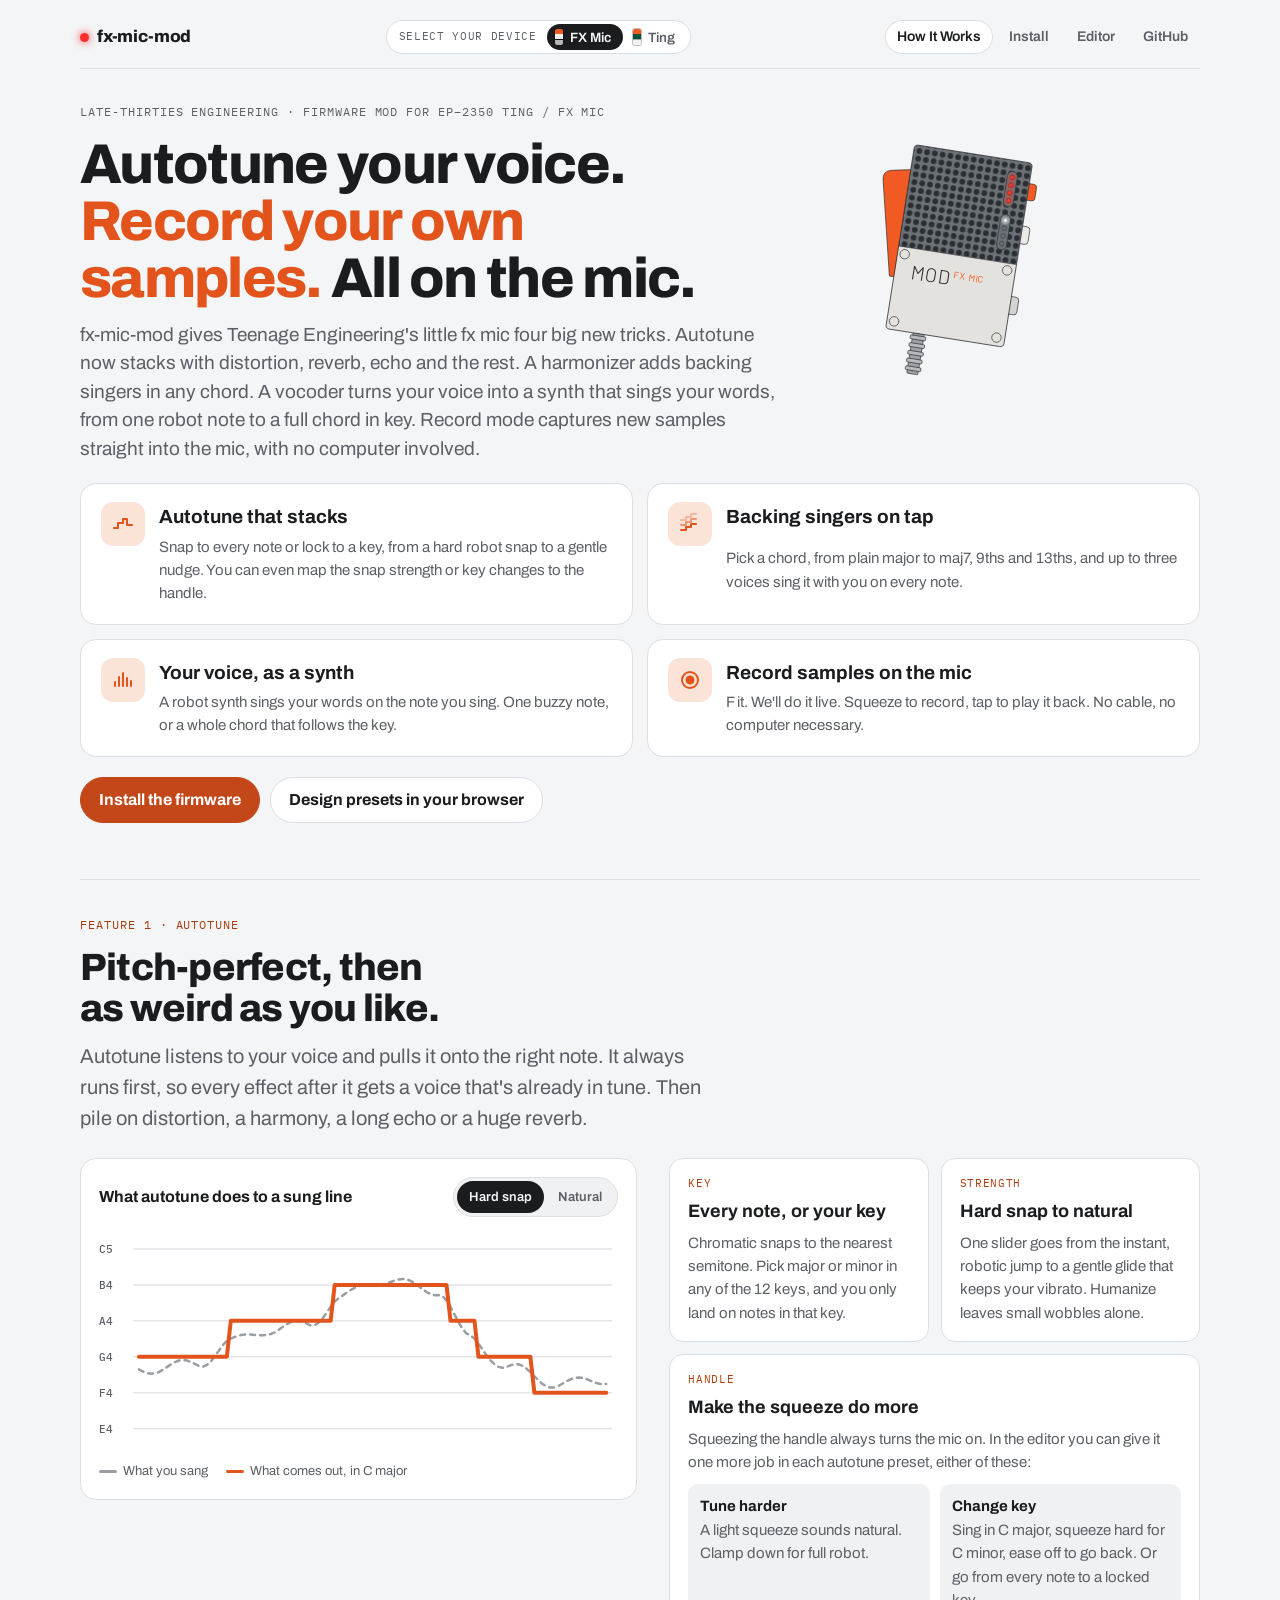
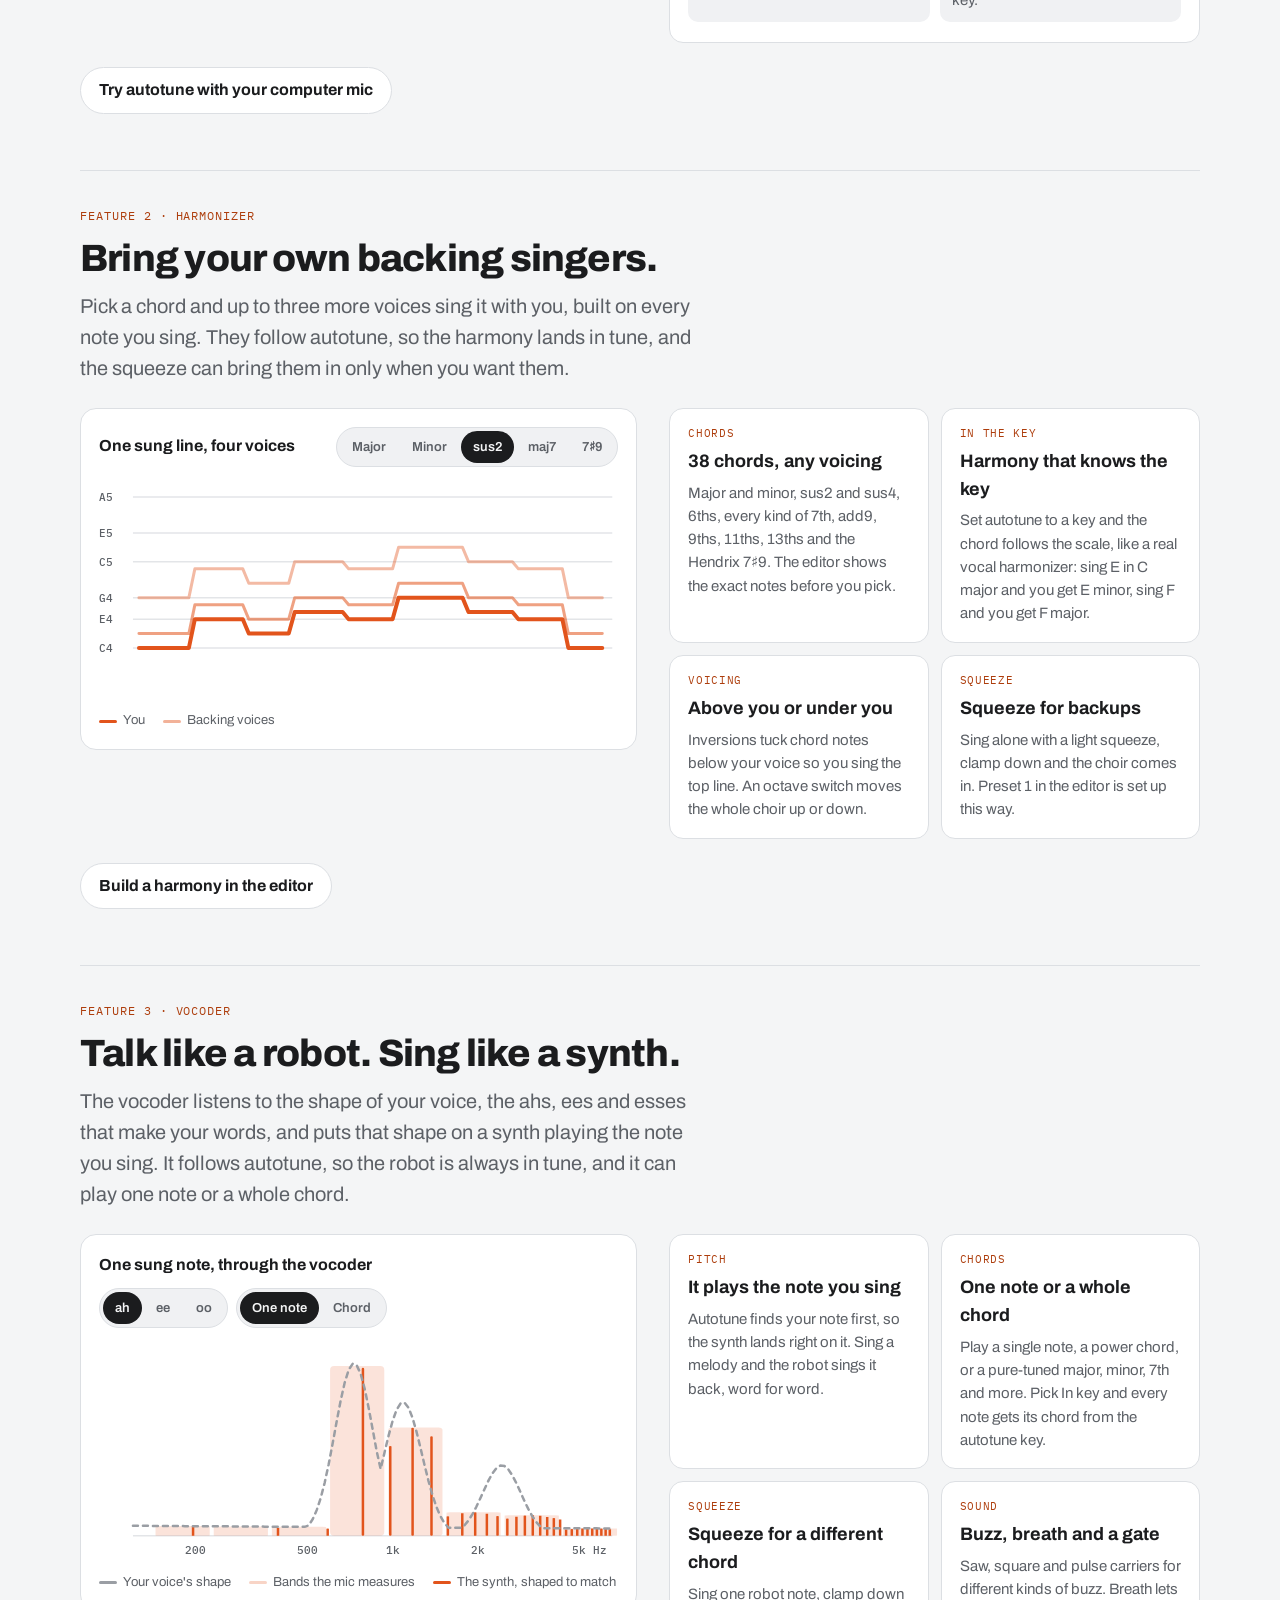
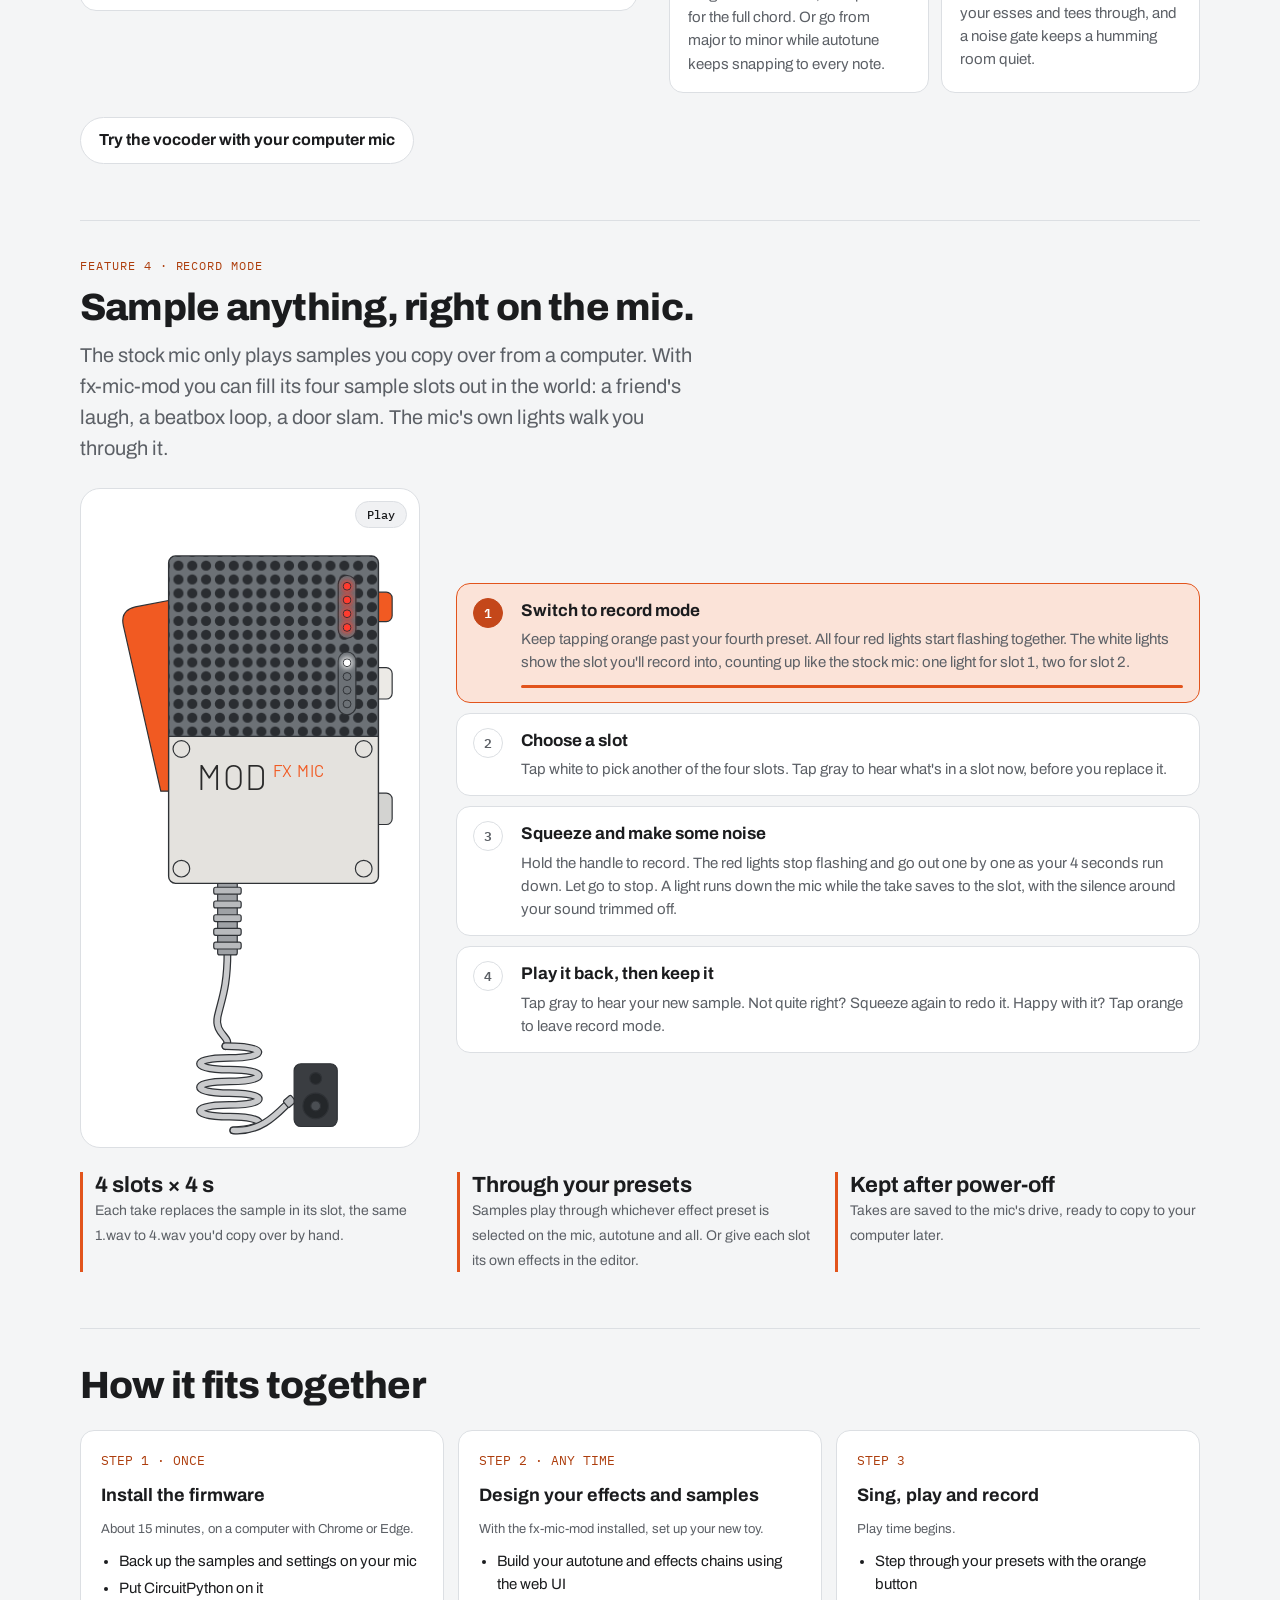
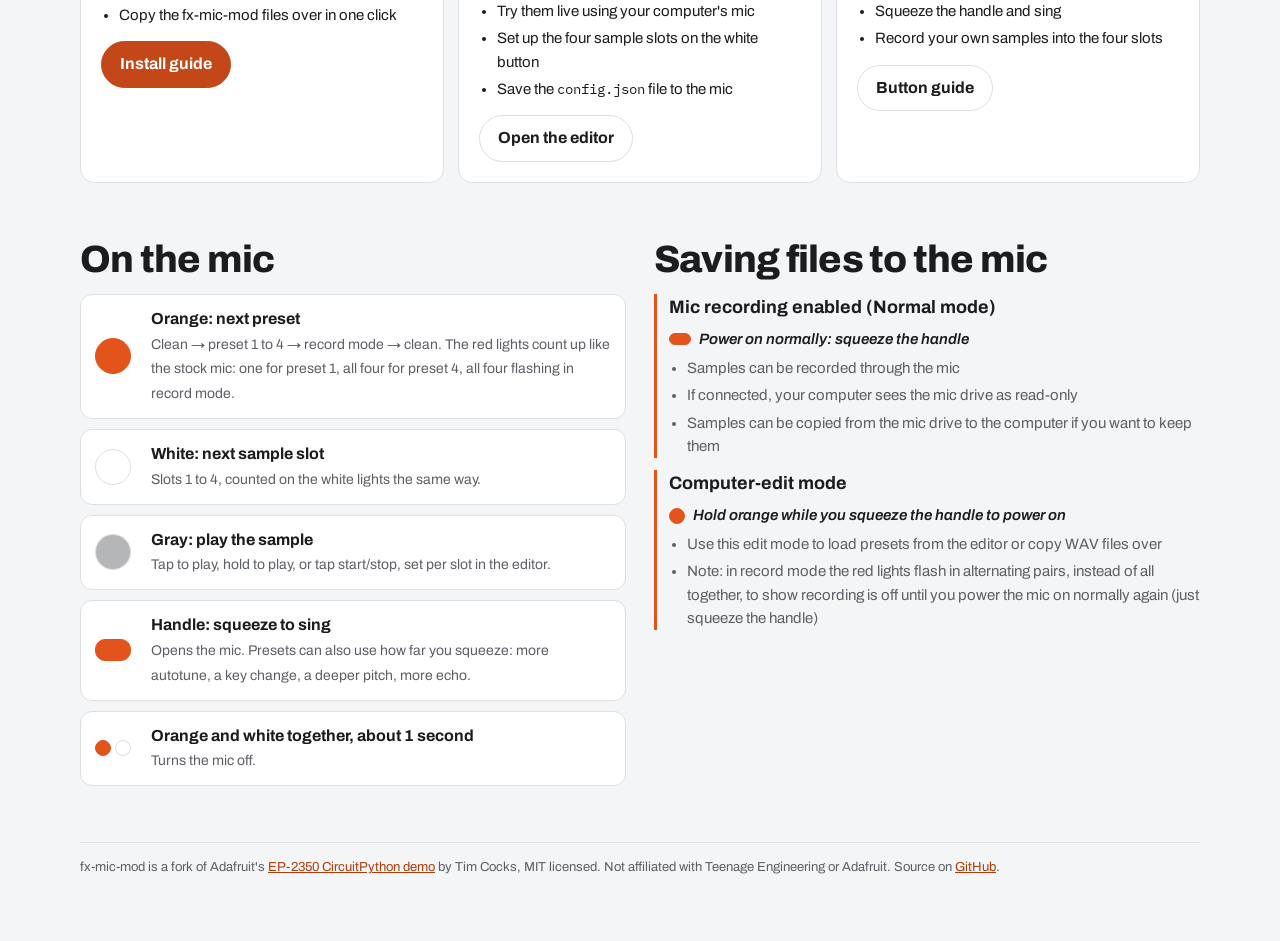
<file: docs/index.html>
<!doctype html>
<html lang="en">
<head>
<meta charset="utf-8">
<meta name="viewport" content="width=device-width, initial-scale=1, viewport-fit=cover">
<link rel="icon" type="image/png" sizes="32x32" href="favicon.png">
<title>fx-mic-mod</title>
<meta name="description" content="Custom firmware for the Teenage Engineering EP-2350 (Ting and FX Mic): autotune that stacks with every effect, a harmonizer that sings chords with you, a vocoder that turns your voice into a synth, and samples you record on the mic itself.">
<meta name="claude:viewport-fit-sides" content="cover">
<link rel="preconnect" href="https://fonts.googleapis.com">
<link rel="stylesheet" href="https://fonts.googleapis.com/css2?family=Archivo:wght@400;500;600;700;800&family=Barlow:wght@300;400&family=IBM+Plex+Mono:wght@400;500&display=swap">
<link rel="stylesheet" href="site-nav.css">
<script src="site-stats.js"></script>
<script src="site-device.js"></script>
<link rel="stylesheet" href="site-motion.css">
<style>
/* Layout: one reading column. The hero names both features side by side, then each
   feature gets its own band: autotune with a pitch-snap drawing, record mode with the
   animated mic. Setup steps and the button cheat sheet come after. Stacks on phones. */
:root{
  --bg:#f4f5f6; --panel:#ffffff; --panel-2:#f0f1f3; --ink:#1b1c1e; --line:#dcdfe3;
  --accent:#e2541c; --accent-ink:#ffffff; --accent-text:#ad3d0c; --accent-btn:#c4471a; --muted:#5c6066; --accent-soft:#fbe3d8; --led-r:#ff2d2d; --btn-white:#ffffff; --btn-gray:#b5b6b8;
  --voice:#9a9ea4; --grid:#e3e5e8;
  --f-display:"Archivo","Helvetica Neue",Arial,sans-serif;
  --f-body:"Archivo","Helvetica Neue",Arial,sans-serif;
  --f-mono:"IBM Plex Mono",ui-monospace,Menlo,Consolas,monospace;
  color-scheme:light;
}
@media (prefers-color-scheme: dark){:root:not([data-theme="light"]){
  --bg:#171615; --panel:#211f1d; --panel-2:#1b1a18; --ink:#ece9e3; --muted:#a29d95; --line:#38342f;
  --accent:#ff6a33; --accent-ink:#1a0d06; --accent-text:#ff6a33; --accent-btn:#ff6a33; --accent-soft:#3a2117; --btn-white:#ece9e3; --btn-gray:#7d7e80;
  --voice:#7d7871; --grid:#2e2b27; color-scheme:dark}}
:root[data-theme="dark"]{
  --bg:#171615; --panel:#211f1d; --panel-2:#1b1a18; --ink:#ece9e3; --muted:#a29d95; --line:#38342f;
  --accent:#ff6a33; --accent-ink:#1a0d06; --accent-text:#ff6a33; --accent-btn:#ff6a33; --accent-soft:#3a2117; --btn-white:#ece9e3; --btn-gray:#7d7e80;
  --voice:#7d7871; --grid:#2e2b27; color-scheme:dark}
*{box-sizing:border-box}
html,body{margin:0}
body{background:var(--bg);color:var(--ink);font-family:var(--f-body);font-size:16px;line-height:1.55;
  padding-left:max(16px,env(safe-area-inset-left,0px));padding-right:max(16px,env(safe-area-inset-right,0px));padding-block:20px 64px}
main{max-width:1120px;margin:0 auto;display:grid;gap:56px}
a{color:var(--accent-text)}
h1{font-family:var(--f-display);font-weight:800;font-size:clamp(34px,6vw,60px);line-height:1.02;letter-spacing:-.03em;margin:0;text-wrap:balance;max-width:18ch}
h1 span{color:var(--accent)}
h2{font-family:var(--f-display);font-weight:800;font-size:clamp(26px,3.6vw,38px);line-height:1.08;letter-spacing:-.02em;margin:0;text-wrap:balance}
h3{font-family:var(--f-display);font-weight:700;font-size:18px;margin:0}
p{margin:0}
code{font-family:var(--f-mono);font-size:.92em}
.lede{font-size:clamp(17px,2vw,20px);color:var(--muted);max-width:62ch}
.eyebrow{font-family:var(--f-mono);font-size:12px;letter-spacing:.08em;text-transform:uppercase;color:var(--muted)}
.eyebrow.accent{color:var(--accent-text)}
.hero > .pair, .hero > .cta{margin-top:6px}
.hero{position:relative}
.cta{display:flex;flex-wrap:wrap;gap:10px}
.btn{display:inline-block;border:1px solid var(--line);background:var(--panel);color:var(--ink);border-radius:999px;padding:10px 18px;font-weight:700;text-decoration:none;font:inherit;font-weight:700;cursor:pointer}
.btn.primary{background:var(--accent-btn);border-color:var(--accent-btn);color:var(--accent-ink)}
.btn:focus-visible,button:focus-visible,a:focus-visible{outline:2px solid var(--accent);outline-offset:2px}

/* the four headline features, as cards under the headline */
.pair{display:grid;grid-template-columns:repeat(2,minmax(0,1fr));gap:14px}
@media (max-width:640px){.pair{grid-template-columns:1fr}}
.pick{display:grid;grid-template-columns:auto minmax(0,1fr);gap:4px 14px;align-items:start;background:var(--panel);border:1px solid var(--line);border-radius:16px;padding:18px 20px;text-decoration:none;color:inherit;transition:border-color .15s}
.pick:hover{border-color:var(--accent)}
.pick .ico{grid-row:span 2;width:44px;height:44px;border-radius:12px;background:var(--accent-soft);display:grid;place-items:center;color:var(--accent)}
.pick b{font-family:var(--f-display);font-size:19px}
.pick span{color:var(--muted);font-size:15px}

/* feature bands */
.band{display:grid;gap:24px;padding-top:8px;border-top:1px solid var(--line)}
.band-head{display:grid;gap:12px;max-width:70ch;padding-top:28px}
.split{display:grid;grid-template-columns:minmax(0,1.05fr) minmax(0,1fr);gap:32px;align-items:start}
@media (max-width:860px){.split{grid-template-columns:1fr}}
.points{display:grid;grid-template-columns:repeat(2,minmax(0,1fr));gap:12px}
@media (max-width:560px){.points{grid-template-columns:1fr}}
.point{background:var(--panel);border:1px solid var(--line);border-radius:14px;padding:16px 18px;display:grid;gap:6px;align-content:start}
.point p{font-size:15px;color:var(--muted)}
.point .tag{font-family:var(--f-mono);font-size:11px;letter-spacing:.06em;text-transform:uppercase;color:var(--accent-text)}
.point.wide{grid-column:1/-1}
.opts{display:grid;grid-template-columns:repeat(2,minmax(0,1fr));gap:10px;margin:4px 0}
@media (max-width:560px){.opts{grid-template-columns:1fr}}
.opts div{background:var(--panel-2);border-radius:10px;padding:10px 12px}
.opts b{font-size:15px}

/* autotune drawing */
.snap{background:var(--panel);border:1px solid var(--line);border-radius:16px;padding:18px;display:grid;gap:12px}
.snap svg{width:100%;height:auto;display:block}
.snap .legend{display:flex;flex-wrap:wrap;gap:6px 18px;font-size:13px;color:var(--muted)}
.snap .legend i{display:inline-block;width:18px;height:3px;border-radius:2px;vertical-align:middle;margin-right:6px}
.seg{display:inline-flex;background:var(--panel-2);border:1px solid var(--line);border-radius:999px;padding:3px;gap:2px;flex-wrap:wrap}
.seg button{font:inherit;font-size:13px;font-weight:600;border:0;background:transparent;color:var(--muted);border-radius:999px;padding:6px 12px;cursor:pointer}
.seg button[aria-pressed="true"]{background:var(--ink);color:var(--bg)}
#tuned{transition:d .45s ease}
/* harmonizer drawing: the sung line plus the backing voices, and a listen button */
.chordfig .seg{flex-wrap:wrap}
#chordVoices path{transition:d .45s cubic-bezier(.16,1,.3,1)}
.snap .note-lab{font:500 11px var(--f-mono);fill:var(--muted)}
/* vocoder drawing: the voice's shape, the bands the mic measures, the synth notes they shape */
.vocfig .vctl{display:flex;flex-wrap:wrap;gap:8px}
#vocBands rect,#vocSpikes rect{transform-box:fill-box;transform-origin:50% 100%;transition:transform .45s cubic-bezier(.16,1,.3,1),opacity .3s}
#vocEnv{transition:d .45s cubic-bezier(.16,1,.3,1)}

/* record mode: animated mic + step list */
.rec{display:grid;grid-template-columns:minmax(0,340px) minmax(0,1fr);gap:36px;align-items:center}
@media (max-width:820px){.rec{grid-template-columns:1fr;gap:20px}}
.stage{position:relative;background:var(--panel);border:1px solid var(--line);border-radius:20px;padding:12px 8px 6px;display:grid;justify-items:center}
.stage svg{width:100%;max-width:300px;height:auto;display:block}
@media (max-width:820px){.stage svg{max-height:440px}}
.rec-chip{position:absolute;left:14px;top:14px;font:500 12px var(--f-mono);letter-spacing:.06em;background:var(--ink);color:var(--bg);border-radius:999px;padding:4px 10px;opacity:0;transition:opacity .2s}
.rec-chip.show{opacity:1}
.rec-chip b{color:#ff4b3a;font-weight:500}
.stage-ctl{position:absolute;right:12px;top:12px}
.stage-ctl button{font:500 12px var(--f-mono);border:1px solid var(--line);background:var(--panel-2);color:var(--ink);border-radius:999px;padding:5px 11px;cursor:pointer}

.steplist{list-style:none;margin:0;padding:0;display:grid;gap:10px}
.steplist button{all:unset;box-sizing:border-box;display:grid;grid-template-columns:34px minmax(0,1fr);gap:4px 14px;width:100%;cursor:pointer;
  border:1px solid var(--line);background:var(--panel);border-radius:14px;padding:14px 16px;transition:border-color .15s,background .15s}
.steplist button:focus-visible{outline:2px solid var(--accent);outline-offset:2px}
.steplist .n{grid-row:span 2;width:30px;height:30px;border-radius:50%;display:grid;place-items:center;font:600 13px var(--f-mono);border:1px solid var(--line);color:var(--muted)}
.steplist b{font-family:var(--f-display);font-size:17px}
.steplist span.d{font-size:15px;color:var(--muted)}
.steplist [aria-current="step"]{border-color:var(--accent);background:var(--accent-soft)}
.steplist [aria-current="step"] .n{background:var(--accent-btn);border-color:var(--accent-btn);color:var(--accent-ink)}
.bar{grid-column:2;height:3px;border-radius:2px;background:var(--line);overflow:hidden;margin-top:6px;display:none}
.steplist [aria-current="step"] .bar{display:block}
.bar i{display:block;height:100%;width:0;background:var(--accent)}

.facts-row{display:grid;grid-template-columns:repeat(3,minmax(0,1fr));gap:12px}
@media (max-width:720px){.facts-row{grid-template-columns:1fr}}
.fact{border-left:3px solid var(--accent);padding-left:12px}
.fact b{font-family:var(--f-display);font-size:22px;display:block;line-height:1.2}
.fact span{font-size:14px;color:var(--muted)}

/* device drawing: fixed object colors, the outline follows the theme */
.dev{--case:#e4e2de; --outline:#2f3236; --grill:#6c7176; --hole:#2a2d31; --orange:#f15a22; --bw:#eceae6; --bg2:#d3d3d1; --cable:#c9cacc}
.dev .r.on{fill:#ff3b2f;filter:url(#glowR)}
.dev .w.on{fill:#ffffff;filter:url(#glowW)}
.dev .led{transition:fill .06s}
.dev .hw{transition:transform .12s ease}
.dev .hw.down{transform:translateX(-7px)}
#handle{transition:transform .35s cubic-bezier(.3,.7,.3,1)}
#handle.squeezed{transform:translate(30px,4px) rotate(2deg)}
.ring{fill:none;stroke:var(--accent);stroke-width:2.5;opacity:0;transform-box:fill-box;transform-origin:center}
.ring.go{animation:ring .55s ease-out}
@keyframes ring{0%{opacity:.95;transform:scale(.6)}100%{opacity:0;transform:scale(1.5)}}
.waves path{fill:none;stroke:var(--accent);stroke-width:3;stroke-linecap:round;opacity:0}
.waves.out path{animation:wout 1.1s ease-out infinite}
.spk-waves path{fill:none;stroke:var(--accent);stroke-width:3;stroke-linecap:round;opacity:0}
.spk-waves.out path{animation:sout 1.1s ease-out infinite}
.spk-waves path:nth-child(2){animation-delay:.18s!important}
.spk-waves path:nth-child(3){animation-delay:.36s!important}
@keyframes sout{0%{opacity:0;transform:translateX(-6px)}30%{opacity:.9}100%{opacity:0;transform:translateX(12px)}}
.waves.in path{stroke:var(--muted);animation:win 1.1s ease-in infinite}
.waves path:nth-child(2){animation-delay:.18s!important}
.waves path:nth-child(3){animation-delay:.36s!important}
@keyframes wout{0%{opacity:0;transform:translateY(8px)}30%{opacity:.9}100%{opacity:0;transform:translateY(-14px)}}
@keyframes win{0%{opacity:0;transform:translateY(-14px)}60%{opacity:.8}100%{opacity:0;transform:translateY(6px)}}

.two{display:grid;grid-template-columns:minmax(0,1fr) minmax(0,1fr);gap:28px;align-items:start}
@media (max-width:820px){.two{grid-template-columns:1fr}}
.steps{display:grid;grid-template-columns:repeat(3,minmax(0,1fr));gap:14px}
@media (max-width:820px){.steps{grid-template-columns:1fr}}
.step{background:var(--panel);border:1px solid var(--line);border-radius:14px;padding:20px;display:grid;gap:10px;align-content:start;min-width:0}
.step .num{font-family:var(--f-mono);font-size:13px;color:var(--accent-text)}
.step .when{font-size:13px;color:var(--muted)}
.step ul{margin:0;padding-left:18px;display:grid;gap:4px;font-size:15px}
.step .btn{justify-self:start;margin-top:4px}
.controls{display:grid;gap:10px}
.ctl{display:grid;grid-template-columns:44px minmax(0,1fr);gap:12px;align-items:center;background:var(--panel);border:1px solid var(--line);border-radius:12px;padding:12px 14px}
.ctl .key{width:36px;height:36px;border-radius:50%;border:1px solid var(--line);display:grid;place-items:center;font-family:var(--f-mono);font-size:11px;color:var(--muted)}
.pair-keys{display:flex;gap:4px;align-items:center;width:36px}
.pair-keys .key{width:16px;height:16px}
.key.orange{background:var(--accent);border-color:var(--accent)}
.key.mid{background:var(--btn-white)}
.key.bot{background:var(--btn-gray)}
.key.handle{border-radius:10px;width:36px;height:22px;background:var(--accent);border-color:var(--accent)}
.ctl b{display:block}
.ctl span{font-size:14px;color:var(--muted)}
.facts{display:grid;gap:12px}
.facts div{border-left:3px solid var(--accent);padding-left:12px}
.facts p{font-size:15px;color:var(--muted)}
.modes>div{display:grid;gap:6px}
.modes b{font-family:var(--f-display);font-size:18px}
.modes .how{margin:0;display:flex;align-items:center;gap:8px;font-style:italic;font-weight:600;color:var(--ink)}
.modes .how .key{width:16px;height:16px;flex:none;border-radius:50%;border:1px solid var(--accent);display:inline-block}
.modes .how .key.handle{width:22px;height:12px;border-radius:6px}
.modes ul{margin:0;padding-left:18px;display:grid;gap:4px;font-size:15px;color:var(--muted)}
footer{max-width:1120px;margin:56px auto 0;font-size:13px;color:var(--muted);border-top:1px solid var(--line);padding-top:14px}
@media (prefers-reduced-motion: reduce){*{transition:none!important;animation:none!important}}
</style>
<link rel="stylesheet" href="site-device.css">
</head>
<body>
<nav class="site-nav" aria-label="Site">
  <a class="brand" href="index.html"><i aria-hidden="true"></i>fx-mic-mod</a>
  <ul>
    <li><a class="tab" href="index.html" aria-current="page">How It Works</a></li>
    <li><a class="tab" href="install.html">Install</a></li>
    <li><a class="tab" href="editor.html">Editor</a></li>
    <li><a class="tab" href="https://github.com/dougjberman/fx-mic-mod" target="_blank" rel="noopener">GitHub</a></li>
  </ul>
</nav>
<main>
  <section class="hero page-head">
    <span class="eyebrow">Late-thirties engineering · firmware mod for EP–2350 Ting / FX Mic</span>
    <svg class="dev hero-dev intro" viewBox="282 -4 296 418" aria-hidden="true">
      <defs>
        <pattern id="holesHero" x="341" y="3" width="14.1" height="14.1" patternUnits="userSpaceOnUse"><circle cx="7" cy="7" r="5.2" fill="var(--hole)"/></pattern>
        <filter id="glowRHero" x="-150%" y="-150%" width="400%" height="400%"><feGaussianBlur stdDeviation="3" result="b"/><feFlood flood-color="#ff3b2f" flood-opacity=".9"/><feComposite in2="b" operator="in" result="g"/><feMerge><feMergeNode in="g"/><feMergeNode in="g"/><feMergeNode in="SourceGraphic"/></feMerge></filter>
        <filter id="glowWHero" x="-150%" y="-150%" width="400%" height="400%"><feGaussianBlur stdDeviation="3" result="b"/><feFlood flood-color="#ffffff" flood-opacity=".95"/><feComposite in2="b" operator="in" result="g"/><feMerge><feMergeNode in="g"/><feMergeNode in="g"/><feMergeNode in="SourceGraphic"/></feMerge></filter>
        <pattern id="slatsHero" x="0" y="3" width="20" height="9" patternUnits="userSpaceOnUse"><rect width="20" height="4.6" fill="var(--case)"/><path d="M0 .4 H20 M0 4.2 H20" stroke="var(--outline)" stroke-width=".8"/></pattern><clipPath id="caseClipHero"><rect x="338" y="0" width="214" height="334" rx="7"/></clipPath>
      </defs>
      <g stroke="var(--outline)" stroke-width="1.2">
        <rect x="388" y="333" width="20" height="74" rx="2" fill="var(--relief)"/>
        <rect x="384" y="338" width="28" height="7" rx="2" fill="var(--relief2)"/><rect x="384" y="352" width="28" height="7" rx="2" fill="var(--relief2)"/>
        <rect x="384" y="366" width="28" height="7" rx="2" fill="var(--relief2)"/><rect x="384" y="380" width="28" height="7" rx="2" fill="var(--relief2)"/>
        <rect x="384" y="394" width="28" height="7" rx="2" fill="var(--relief2)"/>
      </g>
      <path class="hero-handle" d="M346 44 L304 52 Q288 56 292 72 L330 240 L346 240 Z" fill="var(--handle)" stroke="var(--outline)" stroke-width="1.2"/>
      <g stroke="var(--outline)" stroke-width="1.2">
        <path d="M540 37 h20 a6 6 0 0 1 6 6 v18 a6 6 0 0 1 -6 6 h-20 Z" fill="var(--b1)"/>
        <path d="M540 114 h20 a6 6 0 0 1 6 6 v20 a6 6 0 0 1 -6 6 h-20 Z" fill="var(--b2)"/>
        <path d="M540 242 h20 a6 6 0 0 1 6 6 v20 a6 6 0 0 1 -6 6 h-20 Z" fill="var(--b3)"/>
      </g>
      <g clip-path="url(#caseClipHero)">
        <rect x="338" y="0" width="214" height="184" fill="var(--grill)"/>
        <rect class="only-fx" x="338" y="0" width="214" height="184" fill="url(#holesHero)"/><g class="only-ting"><circle cx="430" cy="92" r="62" fill="var(--hole)"/><rect x="338" y="0" width="214" height="184" fill="url(#slatsHero)"/></g>
        <rect x="338" y="184" width="214" height="150" fill="var(--case)"/>
        <line x1="338" y1="184" x2="552" y2="184" stroke="var(--outline)" stroke-width="1.2"/>
      </g>
      <rect x="338" y="0" width="214" height="334" rx="7" fill="none" stroke="var(--outline)" stroke-width="1.4"/>
      <g fill="none" stroke="var(--outline)" stroke-width="1.2"><circle cx="351" cy="197" r="8.5"/><circle cx="537" cy="197" r="8.5"/><circle cx="351" cy="319" r="8.5"/><circle cx="537" cy="319" r="8.5"/></g>
      <text class="only-fx" x="367" y="239" font-family="Barlow, DIN Alternate, Helvetica Neue, Arial, sans-serif" font-weight="300" font-size="35" fill="#2a2a2a" letter-spacing="1">MOD</text>
      <text class="only-fx" x="444" y="226" font-family="Barlow, DIN Alternate, Helvetica Neue, Arial, sans-serif" font-weight="400" font-size="17" fill="var(--orange)" letter-spacing=".8">FX MIC</text><g class="only-ting"><path transform="translate(362.44 241.80) scale(0.04885)" fill="#ff6a1f" d="M134 0Q82 0 57 -31Q32 -62 32 -114V-580Q32 -656 74 -692Q115 -728 173 -728Q228 -728 266 -692Q305 -656 323 -578L401 -239H427L505 -578Q523 -656 562 -692Q602 -728 657 -728Q715 -728 756 -692Q798 -656 798 -580V-114Q798 -62 772 -31Q747 0 695 0Q645 0 618 -31Q591 -62 591 -114V-383Q591 -393 588 -402Q586 -410 575 -410Q566 -410 562 -402Q558 -393 556 -383L518 -131Q511 -90 502 -60Q492 -31 472 -16Q452 0 414 0Q377 0 356 -16Q336 -31 326 -60Q317 -90 311 -131L272 -383Q271 -393 267 -402Q263 -410 253 -410Q243 -410 240 -402Q237 -393 237 -383V-114Q237 -62 210 -31Q184 0 134 0Z M1185 3Q1078 3 1004 -44Q930 -91 892 -174Q854 -257 854 -365Q854 -472 892 -556Q930 -639 1004 -686Q1078 -734 1185 -734Q1292 -734 1366 -686Q1439 -639 1477 -556Q1515 -472 1515 -365Q1515 -257 1477 -174Q1439 -91 1366 -44Q1292 3 1185 3ZM980 -381Q980 -350 995 -322Q1010 -295 1054 -278Q1098 -262 1185 -262Q1272 -262 1316 -278Q1359 -295 1374 -322Q1389 -350 1389 -381Q1389 -413 1374 -438Q1359 -464 1316 -480Q1272 -495 1185 -495Q1098 -495 1054 -480Q1010 -464 995 -438Q980 -413 980 -381Z M1829 -728Q1948 -728 2024 -684Q2099 -639 2136 -558Q2172 -476 2172 -364Q2172 -176 2091 -88Q2010 0 1843 0H1799Q1750 0 1708 -10Q1666 -20 1634 -46Q1602 -73 1584 -121Q1566 -169 1566 -245Q1566 -316 1586 -368Q1605 -420 1632 -451Q1659 -482 1681 -489L1676 -508H1659Q1613 -508 1586 -538Q1560 -567 1559 -617Q1558 -667 1586 -698Q1613 -728 1659 -728ZM1757 -258Q1757 -237 1766 -229Q1776 -221 1795 -221H1849Q1900 -221 1928 -243Q1956 -265 1968 -300Q1979 -334 1979 -373Q1979 -412 1968 -448Q1956 -484 1928 -507Q1900 -530 1849 -530H1795Q1776 -530 1766 -522Q1757 -513 1757 -491Z"/><text x="474" y="214" font-family="Barlow, DIN Alternate, Helvetica Neue, Arial, sans-serif" font-weight="400" font-size="14" fill="var(--outline)" letter-spacing=".6">FX MIC</text></g>
      <rect class="only-fx" x="511" y="20" width="18" height="64" rx="9" fill="var(--grill)" stroke="var(--outline)" stroke-width="1.2"/>
      <rect class="only-fx" x="511" y="98" width="18" height="64" rx="9" fill="var(--grill)" stroke="var(--outline)" stroke-width="1.2"/>
      <g stroke="var(--outline)" stroke-width="1">
        <circle cx="520" cy="31" r="4" fill="var(--ledoff)"/><circle cx="520" cy="45" r="4" fill="var(--ledoff)"/><circle cx="520" cy="59" r="4" fill="var(--ledoff)"/><circle cx="520" cy="73" r="4" fill="var(--ledoff)"/><g fill="#ff3b2f" filter="url(#glowRHero)"><circle class="hl" cx="520" cy="31" r="4"/><circle class="hl" cx="520" cy="45" r="4"/><circle class="hl" cx="520" cy="59" r="4"/><circle class="hl" cx="520" cy="73" r="4"/></g>
        <circle cx="520" cy="109" r="4" fill="var(--ledoff)"/><circle class="w1" cx="520" cy="109" r="4" fill="#ffffff" filter="url(#glowWHero)"/><circle cx="520" cy="123" r="4" fill="var(--ledoff)"/><circle cx="520" cy="137" r="4" fill="var(--ledoff)"/><circle cx="520" cy="151" r="4" fill="var(--ledoff)"/>
      </g>
    </svg>
    <h1>Autotune your voice. <span>Record your own samples.</span> All on the mic.</h1>
    <p class="lede">fx-mic-mod gives Teenage Engineering's little fx mic four big new tricks. Autotune now stacks with distortion, reverb, echo and the rest. A harmonizer adds backing singers in any chord. A vocoder turns your voice into a synth that sings your words, from one robot note to a full chord in key. Record mode captures new samples straight into the mic, with no computer involved.</p>
    <div class="pair">
      <a class="pick" href="#autotune">
        <span class="ico" aria-hidden="true"><svg width="24" height="24" viewBox="0 0 24 24" fill="none" stroke="currentColor" stroke-width="2" stroke-linecap="round" stroke-linejoin="round"><path d="M3 16h4v-5h5v-4h4v6h5"/></svg></span>
        <b>Autotune that stacks</b>
        <span>Snap to every note or lock to a key, from a hard robot snap to a gentle nudge. You can even map the snap strength or key changes to the handle.</span>
      </a>
      <a class="pick" href="#harmony">
        <span class="ico" aria-hidden="true"><svg width="24" height="24" viewBox="0 0 24 24" fill="none" stroke="currentColor" stroke-width="2" stroke-linecap="round" stroke-linejoin="round"><path d="M3 18h5v-3h5v-3h5"/><path d="M3 13h5v-3h5V7h5" opacity=".55"/><path d="M3 8h5V5h5V2h5" opacity=".3"/></svg></span>
        <b>Backing singers on tap</b>
        <span>Pick a chord, from plain major to maj7, 9ths and 13ths, and up to three voices sing it with you on every note.</span>
      </a>
      <a class="pick" href="#vocoder">
        <span class="ico" aria-hidden="true"><svg width="24" height="24" viewBox="0 0 24 24" fill="none" stroke="currentColor" stroke-width="2" stroke-linecap="round"><path d="M4 14v4M8 9v9M12 5v13M16 10v8M20 13v5"/></svg></span>
        <b>Your voice, as a synth</b>
        <span>A robot synth sings your words on the note you sing. One buzzy note, or a whole chord that follows the key.</span>
      </a>
      <a class="pick" href="#record">
        <span class="ico" aria-hidden="true"><svg width="24" height="24" viewBox="0 0 24 24" fill="none" stroke="currentColor" stroke-width="2" stroke-linecap="round"><circle cx="12" cy="12" r="8"/><circle cx="12" cy="12" r="3.5" fill="currentColor"/></svg></span>
        <b>Record samples on the mic</b>
        <span>F it. We'll do it live. Squeeze to record, tap to play it back. No cable, no computer necessary.</span>
      </a>
    </div>
    <div class="cta">
      <a class="btn primary" href="install.html">Install the firmware</a>
      <a class="btn" href="editor.html">Design presets in your browser</a>
    </div>
  </section>

  <!-- ===================== AUTOTUNE ===================== -->
  <section class="band" id="autotune">
    <div class="band-head" data-reveal>
      <span class="eyebrow accent">Feature 1 · Autotune</span>
      <h2>Pitch-perfect, then as weird as you like.</h2>
      <p class="lede">Autotune listens to your voice and pulls it onto the right note. It always runs first, so every effect after it gets a voice that's already in tune. Then pile on distortion, a harmony, a long echo or a huge reverb.</p>
    </div>
    <div class="split">
      <div class="snap">
        <div class="row" style="display:flex;flex-wrap:wrap;gap:10px;align-items:center;justify-content:space-between">
          <b style="font-family:var(--f-display)">What autotune does to a sung line</b>
          <div class="seg" role="group" aria-label="Correction strength">
            <button type="button" aria-pressed="true" data-speed="1">Hard snap</button>
            <button type="button" aria-pressed="false" data-speed="0.4">Natural</button>
          </div>
        </div>
        <svg viewBox="0 0 520 220" role="img" aria-labelledby="snapTitle">
          <title id="snapTitle">A wobbly sung line, and the autotuned line pulled onto the notes of the scale</title>
          <g id="snapGrid"></g>
          <path id="voice" fill="none" stroke="var(--voice)" stroke-width="2.5" stroke-dasharray="5 5" stroke-linecap="round"/>
          <path id="tuned" fill="none" stroke="var(--accent)" stroke-width="4" stroke-linecap="round" stroke-linejoin="round"/>
        </svg>
        <div class="legend"><span><i style="background:var(--voice)"></i>What you sang</span><span><i style="background:var(--accent)"></i>What comes out, in C major</span></div>
      </div>
      <div class="points" data-reveal-list>
        <div class="point"><span class="tag">Key</span><h3>Every note, or your key</h3><p>Chromatic snaps to the nearest semitone. Pick major or minor in any of the 12 keys, and you only land on notes in that key.</p></div>
        <div class="point"><span class="tag">Strength</span><h3>Hard snap to natural</h3><p>One slider goes from the instant, robotic jump to a gentle glide that keeps your vibrato. Humanize leaves small wobbles alone.</p></div>
        <div class="point wide"><span class="tag">Handle</span><h3>Make the squeeze do more</h3><p>Squeezing the handle always turns the mic on. In the editor you can give it one more job in each autotune preset, either of these:</p>
          <div class="opts">
            <div><b>Tune harder</b><p>A light squeeze sounds natural. Clamp down for full robot.</p></div>
            <div><b>Change key</b><p>Sing in C major, squeeze hard for C minor, ease off to go back. Or go from every note to a locked key.</p></div>
          </div></div>
      </div>
    </div>
    <div class="cta"><a class="btn" href="editor.html">Try autotune with your computer mic</a></div>
  </section>

  <!-- ===================== HARMONIZER ===================== -->
  <section class="band" id="harmony">
    <div class="band-head" data-reveal>
      <span class="eyebrow accent">Feature 2 · Harmonizer</span>
      <h2>Bring your own backing singers.</h2>
      <p class="lede">Pick a chord and up to three more voices sing it with you, built on every note you sing. They follow autotune, so the harmony lands in tune, and the squeeze can bring them in only when you want them.</p>
    </div>
    <div class="split">
      <div class="snap chordfig">
        <div class="row" style="display:flex;flex-wrap:wrap;gap:10px;align-items:center;justify-content:space-between">
          <b style="font-family:var(--f-display)">One sung line, four voices</b>
          <div class="seg" role="group" aria-label="Chord">
            <button type="button" aria-pressed="false" data-chord="major">Major</button>
            <button type="button" aria-pressed="false" data-chord="minor">Minor</button>
            <button type="button" aria-pressed="true" data-chord="sus2">sus2</button>
            <button type="button" aria-pressed="false" data-chord="maj7">maj7</button>
            <button type="button" aria-pressed="false" data-chord="7#9">7♯9</button>
          </div>
        </div>
        <svg viewBox="0 0 520 220" role="img" aria-labelledby="chordTitle">
          <title id="chordTitle">A sung melody with harmony lines following it a chord's notes above</title>
          <g id="chordGrid"></g>
          <g id="chordVoices"></g>
          <path id="chordLead" fill="none" stroke="var(--accent)" stroke-width="4" stroke-linecap="round" stroke-linejoin="round"/>
        </svg>
        <div class="legend"><span><i style="background:var(--accent)"></i>You</span><span><i style="background:var(--accent);opacity:.45"></i>Backing voices</span></div>
      </div>
      <div class="points" data-reveal-list>
        <div class="point"><span class="tag">Chords</span><h3>38 chords, any voicing</h3><p>Major and minor, sus2 and sus4, 6ths, every kind of 7th, add9, 9ths, 11ths, 13ths and the Hendrix 7♯9. The editor shows the exact notes before you pick.</p></div>
        <div class="point"><span class="tag">In the key</span><h3>Harmony that knows the key</h3><p>Set autotune to a key and the chord follows the scale, like a real vocal harmonizer: sing E in C major and you get E minor, sing F and you get F major.</p></div>
        <div class="point"><span class="tag">Voicing</span><h3>Above you or under you</h3><p>Inversions tuck chord notes below your voice so you sing the top line. An octave switch moves the whole choir up or down.</p></div>
        <div class="point"><span class="tag">Squeeze</span><h3>Squeeze for backups</h3><p>Sing alone with a light squeeze, clamp down and the choir comes in. Preset 1 in the editor is set up this way.</p></div>
      </div>
    </div>
    <div class="cta"><a class="btn" href="editor.html">Build a harmony in the editor</a></div>
  </section>

  <!-- ===================== VOCODER ===================== -->
  <section class="band" id="vocoder">
    <div class="band-head" data-reveal>
      <span class="eyebrow accent">Feature 3 · Vocoder</span>
      <h2>Talk like a robot. Sing like a synth.</h2>
      <p class="lede">The vocoder listens to the shape of your voice, the ahs, ees and esses that make your words, and puts that shape on a synth playing the note you sing. It follows autotune, so the robot is always in tune, and it can play one note or a whole chord.</p>
    </div>
    <div class="split">
      <div class="snap vocfig">
        <div class="row" style="display:flex;flex-wrap:wrap;gap:10px;align-items:center;justify-content:space-between">
          <b style="font-family:var(--f-display)">One sung note, through the vocoder</b>
          <div class="vctl">
            <div class="seg" role="group" aria-label="Vowel">
              <button type="button" aria-pressed="true" data-vowel="ah">ah</button>
              <button type="button" aria-pressed="false" data-vowel="ee">ee</button>
              <button type="button" aria-pressed="false" data-vowel="oo">oo</button>
            </div>
            <div class="seg" role="group" aria-label="Synth">
              <button type="button" aria-pressed="true" data-carrier="note">One note</button>
              <button type="button" aria-pressed="false" data-carrier="chord">Chord</button>
            </div>
          </div>
        </div>
        <svg viewBox="0 0 520 220" role="img" aria-labelledby="vocTitle">
          <title id="vocTitle">Your voice's shape across low to high pitches, the bands the mic measures it in, and the synth's notes shaped to match</title>
          <g id="vocGrid"></g>
          <g id="vocBands"></g>
          <g id="vocSpikes"></g>
          <path id="vocEnv" fill="none" stroke="var(--voice)" stroke-width="2.5" stroke-dasharray="5 5" stroke-linecap="round"/>
        </svg>
        <div class="legend"><span><i style="background:var(--voice)"></i>Your voice's shape</span><span><i style="background:var(--accent);opacity:.25"></i>Bands the mic measures</span><span><i style="background:var(--accent)"></i>The synth, shaped to match</span></div>
      </div>
      <div class="points" data-reveal-list>
        <div class="point"><span class="tag">Pitch</span><h3>It plays the note you sing</h3><p>Autotune finds your note first, so the synth lands right on it. Sing a melody and the robot sings it back, word for word.</p></div>
        <div class="point"><span class="tag">Chords</span><h3>One note or a whole chord</h3><p>Play a single note, a power chord, or a pure-tuned major, minor, 7th and more. Pick In key and every note gets its chord from the autotune key.</p></div>
        <div class="point"><span class="tag">Squeeze</span><h3>Squeeze for a different chord</h3><p>Sing one robot note, clamp down for the full chord. Or go from major to minor while autotune keeps snapping to every note.</p></div>
        <div class="point"><span class="tag">Sound</span><h3>Buzz, breath and a gate</h3><p>Saw, square and pulse carriers for different kinds of buzz. Breath lets your esses and tees through, and a noise gate keeps a humming room quiet.</p></div>
      </div>
    </div>
    <div class="cta"><a class="btn" href="editor.html">Try the vocoder with your computer mic</a></div>
  </section>

  <!-- ===================== RECORD MODE ===================== -->
  <section class="band" id="record">
    <div class="band-head" data-reveal>
      <span class="eyebrow accent">Feature 4 · Record mode</span>
      <h2>Sample anything, right on the mic.</h2>
      <p class="lede">The stock mic only plays samples you copy over from a computer. With fx-mic-mod you can fill its four sample slots out in the world: a friend's laugh, a beatbox loop, a door slam. The mic's own lights walk you through it.</p>
    </div>
    <div class="rec">
      <div class="stage">
        <span class="rec-chip" id="recChip" aria-hidden="true"><b>●</b> REC <span id="recTime">0.0</span> s</span>
        <div class="stage-ctl"><button type="button" id="playBtn" aria-pressed="true">Pause</button></div>
        <svg class="dev" id="dev" viewBox="268 -56 306 652" role="img" aria-label="MOD FX MIC, record mode step 1">
          <defs>
            <pattern id="holes" x="341" y="3" width="14.1" height="14.1" patternUnits="userSpaceOnUse">
              <circle cx="7" cy="7" r="5.2" fill="var(--hole)"/>
            </pattern>
            <filter id="glowR" x="-150%" y="-150%" width="400%" height="400%"><feGaussianBlur stdDeviation="3" result="b"/><feFlood flood-color="#ff3b2f" flood-opacity=".9"/><feComposite in2="b" operator="in" result="g"/><feMerge><feMergeNode in="g"/><feMergeNode in="g"/><feMergeNode in="SourceGraphic"/></feMerge></filter>
            <filter id="glowW" x="-150%" y="-150%" width="400%" height="400%"><feGaussianBlur stdDeviation="3" result="b"/><feFlood flood-color="#ffffff" flood-opacity=".95"/><feComposite in2="b" operator="in" result="g"/><feMerge><feMergeNode in="g"/><feMergeNode in="g"/><feMergeNode in="SourceGraphic"/></feMerge></filter>
            <pattern id="slats" x="0" y="3" width="20" height="9" patternUnits="userSpaceOnUse"><rect width="20" height="4.6" fill="var(--case)"/><path d="M0 .4 H20 M0 4.2 H20" stroke="var(--outline)" stroke-width=".8"/></pattern><clipPath id="caseClip"><rect x="338" y="0" width="214" height="334" rx="7"/></clipPath>
          </defs>

          <!-- sound, above the grille -->
          <g class="waves" id="waves" transform="translate(445 -8)">
            <!-- sound arriving from above: smallest far away at the top, widest at the grille -->
            <path d="M-12 -42 Q0 -34 12 -42"/><path d="M-24 -29 Q0 -17 24 -29"/><path d="M-36 -16 Q0 0 36 -16"/>
          </g>

          <!-- cable: strain relief, then a coil -->
          <path d="M398 404 C398 440 392 452 388 470 C384 488 404 492 396 500" fill="none" stroke="var(--outline)" stroke-width="8" stroke-linecap="round"/>
          <path d="M398 404 C398 440 392 452 388 470 C384 488 404 492 396 500" fill="none" stroke="var(--cable)" stroke-width="5.5" stroke-linecap="round"/>
          <g fill="none" stroke-linecap="round">
            <g stroke="var(--outline)" stroke-width="8"><path id="coil" d="M396 500 C440 500 440 512 400 512 C360 512 360 524 400 524 C440 524 440 536 400 536 C360 536 360 548 400 548 C440 548 440 560 400 560 C360 560 360 572 400 572 C440 572 440 584 404 586"/></g>
            <use href="#coil" stroke="var(--cable)" stroke-width="5.5"/>
          </g>
          <!-- no speaker in the mic: sound comes out of whatever the 3.5 mm cable is plugged into -->
          <g fill="none" stroke-linecap="round">
            <g stroke="var(--outline)" stroke-width="8"><path id="lead" d="M404 586 C430 588 446 572 458 560"/></g>
            <use href="#lead" stroke="var(--cable)" stroke-width="5.5"/>
          </g>
          <g stroke="var(--outline)" stroke-width="1.2">
            <rect x="456" y="552" width="10" height="9" rx="1.5" fill="#b8babd" transform="rotate(-40 461 556)"/>
            <rect x="466" y="518" width="44" height="64" rx="7" fill="#3a3d41"/>
            <circle cx="488" cy="561" r="13" fill="#24272a"/><circle cx="488" cy="561" r="5" fill="#4a4e53"/>
            <circle cx="488" cy="533" r="6" fill="#24272a"/>
          </g>
          <g class="spk-waves" id="spkWaves" transform="translate(518 550)">
            <path d="M0 -9 Q7 0 0 9"/><path d="M9 -16 Q20 0 9 16"/><path d="M18 -23 Q33 0 18 23"/>
          </g>
          <g stroke="var(--outline)" stroke-width="1.2">
            <rect x="388" y="333" width="20" height="74" rx="2" fill="var(--relief)"/>
            <rect x="384" y="338" width="28" height="7" rx="2" fill="var(--relief2)"/><rect x="384" y="352" width="28" height="7" rx="2" fill="var(--relief2)"/>
            <rect x="384" y="366" width="28" height="7" rx="2" fill="var(--relief2)"/><rect x="384" y="380" width="28" height="7" rx="2" fill="var(--relief2)"/>
            <rect x="384" y="394" width="28" height="7" rx="2" fill="var(--relief2)"/>
          </g>

          <!-- handle: pivots in behind the case when squeezed -->
          <g id="handle"><path d="M346 44 L304 52 Q288 56 292 72 L330 240 L346 240 Z" fill="var(--handle)" stroke="var(--outline)" stroke-width="1.2"/></g>
          <circle class="ring" id="ringH" cx="306" cy="150" r="26"/>

          <!-- side buttons: they slide in behind the case when pressed -->
          <g stroke="var(--outline)" stroke-width="1.2">
            <path class="hw" id="bOrange" d="M540 37 h20 a6 6 0 0 1 6 6 v18 a6 6 0 0 1 -6 6 h-20 Z" fill="var(--b1)"/>
            <path class="hw" id="bWhite" d="M540 114 h20 a6 6 0 0 1 6 6 v20 a6 6 0 0 1 -6 6 h-20 Z" fill="var(--b2)"/>
            <path class="hw" id="bGray" d="M540 242 h20 a6 6 0 0 1 6 6 v20 a6 6 0 0 1 -6 6 h-20 Z" fill="var(--b3)"/>
          </g>
          <circle class="ring" id="ringO" cx="562" cy="52" r="20"/>
          <circle class="ring" id="ringW" cx="562" cy="130" r="20"/>
          <circle class="ring" id="ringG" cx="562" cy="258" r="20"/>

          <!-- case -->
          <g clip-path="url(#caseClip)">
            <rect x="338" y="0" width="214" height="184" fill="var(--grill)"/>
            <rect class="only-fx" x="338" y="0" width="214" height="184" fill="url(#holes)"/><g class="only-ting"><circle cx="430" cy="92" r="62" fill="var(--hole)"/><rect x="338" y="0" width="214" height="184" fill="url(#slats)"/></g>
            <rect x="338" y="184" width="214" height="150" fill="var(--case)"/>
            <line x1="338" y1="184" x2="552" y2="184" stroke="var(--outline)" stroke-width="1.2"/>
          </g>
          <rect x="338" y="0" width="214" height="334" rx="7" fill="none" stroke="var(--outline)" stroke-width="1.4"/>
          <g fill="none" stroke="var(--outline)" stroke-width="1.2">
            <circle cx="351" cy="197" r="8.5"/><circle cx="537" cy="197" r="8.5"/><circle cx="351" cy="319" r="8.5"/><circle cx="537" cy="319" r="8.5"/>
          </g>
          <text class="only-fx" x="367" y="239" font-family="Barlow, DIN Alternate, Helvetica Neue, Arial, sans-serif" font-weight="300" font-size="35" fill="#2a2a2a" letter-spacing="1">MOD</text>
          <text class="only-fx" x="444" y="226" font-family="Barlow, DIN Alternate, Helvetica Neue, Arial, sans-serif" font-weight="400" font-size="17" fill="var(--orange)" letter-spacing=".8">FX MIC</text><g class="only-ting"><path transform="translate(362.44 241.80) scale(0.04885)" fill="#ff6a1f" d="M134 0Q82 0 57 -31Q32 -62 32 -114V-580Q32 -656 74 -692Q115 -728 173 -728Q228 -728 266 -692Q305 -656 323 -578L401 -239H427L505 -578Q523 -656 562 -692Q602 -728 657 -728Q715 -728 756 -692Q798 -656 798 -580V-114Q798 -62 772 -31Q747 0 695 0Q645 0 618 -31Q591 -62 591 -114V-383Q591 -393 588 -402Q586 -410 575 -410Q566 -410 562 -402Q558 -393 556 -383L518 -131Q511 -90 502 -60Q492 -31 472 -16Q452 0 414 0Q377 0 356 -16Q336 -31 326 -60Q317 -90 311 -131L272 -383Q271 -393 267 -402Q263 -410 253 -410Q243 -410 240 -402Q237 -393 237 -383V-114Q237 -62 210 -31Q184 0 134 0Z M1185 3Q1078 3 1004 -44Q930 -91 892 -174Q854 -257 854 -365Q854 -472 892 -556Q930 -639 1004 -686Q1078 -734 1185 -734Q1292 -734 1366 -686Q1439 -639 1477 -556Q1515 -472 1515 -365Q1515 -257 1477 -174Q1439 -91 1366 -44Q1292 3 1185 3ZM980 -381Q980 -350 995 -322Q1010 -295 1054 -278Q1098 -262 1185 -262Q1272 -262 1316 -278Q1359 -295 1374 -322Q1389 -350 1389 -381Q1389 -413 1374 -438Q1359 -464 1316 -480Q1272 -495 1185 -495Q1098 -495 1054 -480Q1010 -464 995 -438Q980 -413 980 -381Z M1829 -728Q1948 -728 2024 -684Q2099 -639 2136 -558Q2172 -476 2172 -364Q2172 -176 2091 -88Q2010 0 1843 0H1799Q1750 0 1708 -10Q1666 -20 1634 -46Q1602 -73 1584 -121Q1566 -169 1566 -245Q1566 -316 1586 -368Q1605 -420 1632 -451Q1659 -482 1681 -489L1676 -508H1659Q1613 -508 1586 -538Q1560 -567 1559 -617Q1558 -667 1586 -698Q1613 -728 1659 -728ZM1757 -258Q1757 -237 1766 -229Q1776 -221 1795 -221H1849Q1900 -221 1928 -243Q1956 -265 1968 -300Q1979 -334 1979 -373Q1979 -412 1968 -448Q1956 -484 1928 -507Q1900 -530 1849 -530H1795Q1776 -530 1766 -522Q1757 -513 1757 -491Z"/><text x="474" y="214" font-family="Barlow, DIN Alternate, Helvetica Neue, Arial, sans-serif" font-weight="400" font-size="14" fill="var(--outline)" letter-spacing=".6">FX MIC</text></g>

          <!-- LED windows: red presets beside orange, white samples beside white -->
          <rect class="only-fx" x="511" y="20" width="18" height="64" rx="9" fill="var(--grill)" stroke="var(--outline)" stroke-width="1.2"/>
          <rect class="only-fx" x="511" y="98" width="18" height="64" rx="9" fill="var(--grill)" stroke="var(--outline)" stroke-width="1.2"/>
          <g stroke="var(--outline)" stroke-width="1" fill="var(--ledoff)">
            <circle class="led r" cx="520" cy="31" r="4"/><circle class="led r" cx="520" cy="45" r="4"/><circle class="led r" cx="520" cy="59" r="4"/><circle class="led r" cx="520" cy="73" r="4"/>
            <circle class="led w" cx="520" cy="109" r="4"/><circle class="led w" cx="520" cy="123" r="4"/><circle class="led w" cx="520" cy="137" r="4"/><circle class="led w" cx="520" cy="151" r="4"/>
          </g>
        </svg>
      </div>
      <ol class="steplist" id="steplist">
        <li><button type="button" data-step="0"><span class="n">1</span><b>Switch to record mode</b><span class="d">Keep tapping orange past your fourth preset. All four red lights start flashing together. The white lights show the slot you'll record into, counting up like the stock mic: one light for slot 1, two for slot 2.</span><span class="bar"><i></i></span></button></li>
        <li><button type="button" data-step="1"><span class="n">2</span><b>Choose a slot</b><span class="d">Tap <span data-dw="mid">white</span> to pick another of the four slots. Tap <span data-dw="bot">gray</span> to hear what's in a slot now, before you replace it.</span><span class="bar"><i></i></span></button></li>
        <li><button type="button" data-step="2"><span class="n">3</span><b>Squeeze and make some noise</b><span class="d">Hold the handle to record. The red lights stop flashing and go out one by one as your 4 seconds run down. Let go to stop. A light runs down the mic while the take saves to the slot, with the silence around your sound trimmed off.</span><span class="bar"><i></i></span></button></li>
        <li><button type="button" data-step="3"><span class="n">4</span><b>Play it back, then keep it</b><span class="d">Tap <span data-dw="bot">gray</span> to hear your new sample. Not quite right? Squeeze again to redo it. Happy with it? Tap orange to leave record mode.</span><span class="bar"><i></i></span></button></li>
      </ol>
    </div>
    <div class="facts-row">
      <div class="fact"><b>4 slots × 4 s</b><span>Each take replaces the sample in its slot, the same 1.wav to 4.wav you'd copy over by hand.</span></div>
      <div class="fact"><b>Through your presets</b><span>Samples play through whichever effect preset is selected on the mic, autotune and all. Or give each slot its own effects in the editor.</span></div>
      <div class="fact"><b>Kept after power-off</b><span>Takes are saved to the mic's drive, ready to copy to your computer later.</span></div>
    </div>
  </section>

  <!-- ===================== SETUP ===================== -->
  <section class="band">
    <div class="band-head" data-reveal><h2>How it fits together</h2></div>
    <div class="steps" data-reveal-list>
      <article class="step">
        <span class="num">STEP 1 · ONCE</span>
        <h3>Install the firmware</h3>
        <p class="when">About 15 minutes, on a computer with Chrome or Edge.</p>
        <ul>
          <li>Back up the samples and settings on your mic</li>
          <li>Put CircuitPython on it</li>
          <li>Copy the fx-mic-mod files over in one click</li>
        </ul>
        <a class="btn primary" href="install.html">Install guide</a>
      </article>
      <article class="step">
        <span class="num">STEP 2 · ANY TIME</span>
        <h3>Design your effects and samples</h3>
        <p class="when">With the fx-mic-mod installed, set up your new toy.</p>
        <ul>
          <li>Build your autotune and effects chains using the web UI</li>
          <li>Try them live using your computer's mic</li>
          <li>Set up the four sample slots on the <span data-dw="mid">white</span> button</li>
          <li>Save the <code>config.json</code> file to the mic</li>
        </ul>
        <a class="btn" href="editor.html">Open the editor</a>
      </article>
      <article class="step">
        <span class="num">STEP 3</span>
        <h3>Sing, play and record</h3>
        <p class="when">Play time begins.</p>
        <ul>
          <li>Step through your presets with the orange button</li>
          <li>Squeeze the handle and sing</li>
          <li>Record your own samples into the four slots</li>
        </ul>
        <a class="btn" href="#controls">Button guide</a>
      </article>
    </div>
  </section>

  <section class="two" id="controls">
    <div style="display:grid;gap:14px">
      <h2>On the mic</h2>
      <div class="controls" data-reveal-list>
        <div class="ctl"><span class="key orange" aria-hidden="true"></span><div><b>Orange: next preset</b><span>Clean → preset 1 to 4 → record mode → clean. The red lights count up like the stock mic: one for preset 1, all four for preset 4, all four flashing in record mode.</span></div></div>
        <div class="ctl"><span class="key mid" aria-hidden="true"></span><div><b><span data-dw="Mid">White</span>: next sample slot</b><span>Slots 1 to 4, counted on the white lights the same way.</span></div></div>
        <div class="ctl"><span class="key bot" aria-hidden="true"></span><div><b><span data-dw="Bot">Gray</span>: play the sample</b><span>Tap to play, hold to play, or tap start/stop, set per slot in the editor.</span></div></div>
        <div class="ctl"><span class="key handle" aria-hidden="true"></span><div><b>Handle: squeeze to sing</b><span>Opens the mic. Presets can also use how far you squeeze: more autotune, a key change, a deeper pitch, more echo.</span></div></div>
        <div class="ctl"><span class="pair-keys" aria-hidden="true"><span class="key orange"></span><span class="key mid"></span></span><div><b>Orange and <span data-dw="mid">white</span> together, about 1 second</b><span>Turns the mic off.</span></div></div>
      </div>
    </div>
    <div style="display:grid;gap:14px">
      <h2>Saving files to the mic</h2>
      <div class="facts modes" data-reveal-list>
        <div>
          <b>Mic recording enabled (Normal mode)</b>
          <p class="how"><span class="key handle" aria-hidden="true"></span>Power on normally: squeeze the handle</p>
          <ul>
            <li>Samples can be recorded through the mic</li>
            <li>If connected, your computer sees the mic drive as read-only</li>
            <li>Samples can be copied from the mic drive to the computer if you want to keep them</li>
          </ul>
        </div>
        <div>
          <b>Computer-edit mode</b>
          <p class="how"><span class="key orange" aria-hidden="true"></span>Hold orange while you squeeze the handle to power on</p>
          <ul>
            <li>Use this edit mode to load presets from the editor or copy WAV files over</li>
            <li>Note: in record mode the red lights flash in alternating pairs, instead of all together, to show recording is off until you power the mic on normally again (just squeeze the handle)</li>
          </ul>
        </div>
      </div>
    </div>
  </section>
</main>
<footer>fx-mic-mod is a fork of Adafruit's <a href="https://learn.adafruit.com/hacking-the-teenage-engineering-ep-2350-ting" target="_blank" rel="noopener">EP-2350 CircuitPython demo</a> by Tim Cocks, MIT licensed. Not affiliated with Teenage Engineering or Adafruit. Source on <a href="https://github.com/dougjberman/fx-mic-mod" target="_blank" rel="noopener">GitHub</a>.</footer>

<script>
/* ---------- autotune drawing: a sung line and its corrected version ---------- */
(() => {
  const W=520, H=220, top=20, step=36;                 // one scale note every 36 px, C major from B3 to C5 drawn as rows
  const notes=["C5","B4","A4","G4","F4","E4"];
  const grid=document.getElementById("snapGrid");
  const ns="http://www.w3.org/2000/svg";
  notes.forEach((n,i)=>{
    const y=top+i*step;
    const l=document.createElementNS(ns,"line"); Object.entries({x1:34,x2:W-6,y1:y,y2:y,stroke:"var(--grid)","stroke-width":1.5}).forEach(([k,v])=>l.setAttribute(k,v)); grid.append(l);
    const t=document.createElementNS(ns,"text"); t.setAttribute("x",0); t.setAttribute("y",y+4); t.setAttribute("class","note-lab"); t.textContent=n; grid.append(t);
  });
  // the voice: a phrase that drifts between notes, slides and wobbles (y in note rows, fractional = off pitch)
  const xs=[], ys=[];
  const phrase=[[0,3.35],[60,3.2],[90,2.6],[130,2.25],[170,2.1],[200,1.4],[240,0.85],[300,1.15],[330,2.5],[370,3.3],[420,3.75],[480,3.6]];
  for(let x=40;x<=W-10;x+=4){
    const u=(x-40);
    let k=0; while(k<phrase.length-2&&phrase[k+1][0]<u) k++;
    const [x0,y0]=phrase[k],[x1,y1]=phrase[k+1], f=Math.min(1,Math.max(0,(u-x0)/(x1-x0)));
    const s=f*f*(3-2*f);
    xs.push(x); ys.push(y0+(y1-y0)*s+0.14*Math.sin(u/9));
  }
  const toY=r=>top+r*step;
  document.getElementById("voice").setAttribute("d", xs.map((x,i)=>(i?"L":"M")+x+" "+toY(ys[i]).toFixed(1)).join(" "));
  const tuned=document.getElementById("tuned");
  function draw(speed){
    // same rule as the firmware: each block moves 0.08 + 0.92·speed² of the way to the nearest note
    const rate=0.08+0.92*speed*speed; let y=Math.round(ys[0]);
    tuned.setAttribute("d", xs.map((x,i)=>{ const target=Math.round(ys[i]); y+=(target-y)*rate; const keep=speed<1? (ys[i]-target)*0.25:0; return (i?"L":"M")+x+" "+toY(y+keep).toFixed(1); }).join(" "));
  }
  draw(1);
  const svg=tuned.ownerSVGElement;
  if(!matchMedia("(prefers-reduced-motion: reduce)").matches && "IntersectionObserver" in window){
    tuned.setAttribute("d", document.getElementById("voice").getAttribute("d"));
    const io=new IntersectionObserver(es=>{ if(es.some(e=>e.isIntersecting)){ io.disconnect();
      setTimeout(()=>{ tuned.style.transition="d .8s cubic-bezier(.16,1,.3,1)"; const on=document.querySelector('.snap:not(.chordfig):not(.vocfig) .seg [aria-pressed="true"]'); draw(on?+on.dataset.speed:1);
        setTimeout(()=>tuned.style.transition="",900); },350); } },{threshold:.6});
    io.observe(svg);
  }
  document.querySelectorAll(".snap:not(.chordfig):not(.vocfig) .seg button").forEach(b=>b.addEventListener("click",()=>{
    document.querySelectorAll(".snap:not(.chordfig):not(.vocfig) .seg button").forEach(o=>o.setAttribute("aria-pressed",String(o===b)));
    draw(+b.dataset.speed);
  }));
})();

/* ---------- harmonizer drawing ---------- */
(() => {
  const W=520, top=18, per=7.2, hi=81;                  // one semitone per 7.2 px, A5 (81) at the top row
  const ns="http://www.w3.org/2000/svg", toY=m=>top+(hi-m)*per;
  const grid=document.getElementById("chordGrid");
  [[81,"A5"],[76,"E5"],[72,"C5"],[67,"G4"],[64,"E4"],[60,"C4"]].forEach(([m,n])=>{
    const y=toY(m);
    const l=document.createElementNS(ns,"line"); Object.entries({x1:34,x2:W-6,y1:y,y2:y,stroke:"var(--grid)","stroke-width":1.5}).forEach(([k,v])=>l.setAttribute(k,v)); grid.append(l);
    const t=document.createElementNS(ns,"text"); t.setAttribute("x",0); t.setAttribute("y",y+4); t.setAttribute("class","note-lab"); t.textContent=n; grid.append(t);
  });
  // a tuned melody in C: [start x, MIDI note]
  const tune=[[40,60],[96,64],[150,62],[196,65],[250,64],[300,67],[370,65],[420,64],[470,60]];
  const line=off=>tune.map(([x,m],i)=>{ const x1=i+1<tune.length?tune[i+1][0]:W-10, y=toY(m+off).toFixed(1);
    return (i?"L":"M")+x+" "+y+" L"+(x1-6)+" "+y; }).join(" ");
  document.getElementById("chordLead").setAttribute("d", line(0));
  const CHORD={major:[0,4,7],minor:[0,3,7],sus2:[0,2,7],maj7:[0,4,7,11],"7#9":[0,4,10,15]};
  const voices=document.getElementById("chordVoices"), paths=[0,1,2].map(k=>{
    const p=document.createElementNS(ns,"path"); Object.entries({fill:"none",stroke:"var(--accent)","stroke-width":3,"stroke-linecap":"round","stroke-linejoin":"round",opacity:[.55,.4,.28][k]}).forEach(([a,v])=>p.setAttribute(a,v));
    voices.append(p); return p; });
  let chord="sus2";
  function draw(){
    const ivs=CHORD[chord].slice(1);
    paths.forEach((p,k)=>{ const iv=ivs[k]; p.setAttribute("d", line(iv===undefined ? ivs[ivs.length-1] : iv)); p.style.visibility = iv===undefined ? "hidden" : ""; });
  }
  draw();
  document.querySelectorAll(".chordfig .seg button").forEach(b=>b.addEventListener("click",()=>{
    document.querySelectorAll(".chordfig .seg button").forEach(o=>o.setAttribute("aria-pressed",String(o===b)));
    chord=b.dataset.chord; draw();
  }));
})();

/* ---------- vocoder drawing ---------- */
(() => {
  const W=520, x0=34, x1=W-6, base=196, tall=170, lo=120, hi=6000;
  const ns="http://www.w3.org/2000/svg", el=(n,a,p)=>{ const e=document.createElementNS(ns,n); for(const k in a) e.setAttribute(k,a[k]); if(p) p.append(e); return e; };
  const toX=f=>x0+(x1-x0)*Math.log(f/lo)/Math.log(hi/lo);
  const grid=document.getElementById("vocGrid");
  el("line",{x1:x0,x2:x1,y1:base,y2:base,stroke:"var(--grid)","stroke-width":1.5},grid);
  [[200,"200"],[500,"500"],[1000,"1k"],[2000,"2k"],[5000,"5k Hz"]].forEach(([f,n])=>{
    const t=el("text",{x:toX(f),y:base+18,class:"note-lab","text-anchor":"middle"},grid); t.textContent=n; });
  // a vowel's shape: its formant peaks, on a log-frequency axis
  const VOWEL={ah:[[730,1],[1090,.8],[2440,.45]], ee:[[270,1],[2290,.7],[3010,.55]], oo:[[300,1],[870,.75],[2240,.22]]};
  const env=(v,f)=>{ let a=.05; for(const [F,g] of VOWEL[v]) a=Math.max(a, g*Math.exp(-Math.pow(Math.log(f/F)/.22,2))); return a*Math.pow(f/lo,-.08); };
  // the mic's 8 bands, like the firmware: 180 Hz to 5 kHz, evenly spaced on a log scale
  const N=8, bands=[...Array(N)].map((_,i)=>180*Math.pow(5000/180,i/(N-1))), step=Math.pow(5000/180,1/(N-1));
  const bandG=document.getElementById("vocBands"), bandR=bands.map(c=>{ const a=toX(c/Math.sqrt(step))+2, b=toX(c*Math.sqrt(step))-2;
    return el("rect",{x:a,y:base-tall,width:b-a,height:tall,rx:4,fill:"var(--accent)",opacity:.16},bandG); });
  // the synth: harmonics of the sung note (G3), or of a pure-tuned G minor chord
  const NOTES={note:[196], chord:[196,196*6/5,196*3/2]};
  const spikes=[]; const spikeG=document.getElementById("vocSpikes");
  NOTES.chord.forEach((f0,n)=>{ for(let k=1;k*f0<hi;k++){ const f=k*f0; if(f<lo) continue;
    spikes.push({f, n, r:el("rect",{x:toX(f)-1.25,y:base-tall,width:2.5,height:tall,rx:1.25,fill:"var(--accent)"},spikeG)}); } });
  const nearest=f=>{ let b=0; for(let i=1;i<N;i++) if(Math.abs(Math.log(f/bands[i]))<Math.abs(Math.log(f/bands[b]))) b=i; return b; };
  let vowel="ah", carrier="note";
  function draw(){
    const lv=bands.map(c=>env(vowel,c)), top=Math.max(...lv);
    bandR.forEach((r,i)=>r.style.transform="scaleY("+(lv[i]/top).toFixed(3)+")");
    spikes.forEach(s=>{ const on = carrier==="chord" || s.n===0, b=nearest(s.f);
      // inside a band the synth follows that band's level, fading toward the next band
      const h=(lv[b]/top)*(.6+.4*Math.exp(-Math.pow(Math.log(s.f/bands[b])/Math.log(step),2)*3));
      s.r.style.transform="scaleY("+h.toFixed(3)+")"; s.r.style.opacity = on ? (s.n ? .6 : 1) : 0; });
    let d=""; for(let i=0;i<=120;i++){ const f=lo*Math.pow(hi/lo,i/120);
      d+=(i?"L":"M")+toX(f).toFixed(1)+" "+(base-tall*env(vowel,f)/top).toFixed(1)+" "; }
    document.getElementById("vocEnv").setAttribute("d",d);
  }
  draw();
  const wire=(attr,set)=>{ const bs=document.querySelectorAll(".vocfig .seg button[data-"+attr+"]");
    bs.forEach(b=>b.addEventListener("click",()=>{ bs.forEach(o=>o.setAttribute("aria-pressed",String(o===b))); set(b.dataset[attr]); draw(); })); };
  wire("vowel",v=>vowel=v); wire("carrier",c=>carrier=c);
})();

/* ---------- record mode: the mic walks through the four steps ---------- */
(() => {
  const reduce = matchMedia("(prefers-reduced-motion: reduce)").matches;
  const dev=document.getElementById("dev");
  const reds=[...dev.querySelectorAll(".led.r")], whites=[...dev.querySelectorAll(".led.w")];
  const handle=document.getElementById("handle"), waves=document.getElementById("waves"), spk=document.getElementById("spkWaves");
  const btn={orange:document.getElementById("bOrange"), mid:document.getElementById("bWhite"), bot:document.getElementById("bGray")};
  const ring={orange:document.getElementById("ringO"), mid:document.getElementById("ringW"), bot:document.getElementById("ringG"), handle:document.getElementById("ringH")};
  const chip=document.getElementById("recChip"), recTime=document.getElementById("recTime");
  const items=[...document.querySelectorAll("#steplist button")];
  const playBtn=document.getElementById("playBtn");
  const ALL=[1,1,1,1], NONE=[0,0,0,0];

  // Each step is a list of frames: from time t (ms), the mic looks like this.
  // red: the four preset lights; flash: they flash together (record mode, no take running);
  // slot: the selected slot (0-3), shown by that many white lights counting up;
  // press: a button pressed at t; squeeze: handle held; sound: "out" plays, "in" records; rec: take started at t.
  const STEPS=[
    { len:5200, key:1, frames:[
      {t:0,    red:ALL, slot:0, flash:false},
      {t:1300, red:ALL, slot:0, flash:true, press:"orange"},
    ]},
    { len:6200, key:2, frames:[
      {t:0,    red:ALL, slot:0, flash:true},
      {t:1000, red:ALL, slot:1, flash:true, press:"mid"},
      {t:2400, red:ALL, slot:1, flash:true, press:"bot", sound:"out"},
      {t:4400, red:ALL, slot:1, flash:true},
    ]},
    { len:6800, key:3, frames:[
      {t:0,    red:ALL, slot:1, flash:true},
      {t:700,  red:ALL, slot:1, flash:false, squeeze:true, sound:"in", rec:true, press:"handle"},
      {t:1700, red:[1,1,1,0], slot:1, flash:false, squeeze:true, sound:"in", rec:true},
      {t:2700, red:[1,1,0,0], slot:1, flash:false, squeeze:true, sound:"in", rec:true},
      {t:3700, red:[1,0,0,0], slot:1, flash:false, squeeze:true, sound:"in", rec:true},
      {t:4300, red:ALL, slot:1, flash:true},
    ]},
    { len:6400, key:1, frames:[
      {t:0,    red:ALL, slot:1, flash:true},
      {t:900,  red:ALL, slot:1, flash:true, press:"bot", sound:"out"},
      {t:3000, red:ALL, slot:1, flash:true},
      {t:4000, red:NONE, slot:1, flash:false, press:"orange"},
    ]},
  ];
  const LABEL=["Record mode: all four red lights flashing, one white light for slot 1","Slot 2 chosen and previewed","Recording: red lights count down the 4 seconds","Take played back, then orange returns to singing"];

  let cur=0, t0=performance.now(), playing=!reduce, raf=0, lastPress=null, pausedAt=0;

  function frameAt(step, ms){ let f=step.frames[0]; for(const x of step.frames) if(x.t<=ms) f=x; return f; }
  function render(now){
    const step=STEPS[cur];
    let ms = playing ? now-t0 : pausedAt;
    if(playing && ms>=step.len){ go((cur+1)%STEPS.length, now); return; }
    const f=frameAt(step, ms);
    const flashOn = !f.flash || reduce || Math.floor(now/250)%2===0;
    reds.forEach((c,i)=>c.classList.toggle("on", !!f.red[i] && flashOn));
    whites.forEach((c,i)=>c.classList.toggle("on", i<=f.slot));
    handle.classList.toggle("squeezed", !!f.squeeze);
    // recording: voice goes into the grille; playback: out of the speaker on the cable
    waves.setAttribute("class","waves"+(f.sound==="in"&&!reduce?" in":""));
    spk.setAttribute("class","spk-waves"+(f.sound==="out"&&!reduce?" out":""));
    for(const k in btn) btn[k].classList.toggle("down", !!(f.press===k && ms-f.t<220));
    if(f.press && lastPress!==f){ lastPress=f; if(!reduce && playing){ const r=ring[f.press]; r.classList.remove("go"); void r.getBBox(); r.classList.add("go"); } }
    if(f.rec){ const first=step.frames.find(x=>x.rec); recTime.textContent=Math.min(4,(ms-first.t)/1000).toFixed(1); }
    chip.classList.toggle("show", !!f.rec);
    const bar=items[cur].querySelector(".bar i"); bar.style.width=(playing? Math.min(100,ms/step.len*100) : 100)+"%";
    if(playing) raf=requestAnimationFrame(render);
  }
  function go(i, now=performance.now()){
    cur=i; t0=now; lastPress=null;
    items.forEach((b,k)=>{ if(k===i) b.setAttribute("aria-current","step"); else b.removeAttribute("aria-current"); b.querySelector(".bar i").style.width="0"; });
    dev.setAttribute("aria-label","MOD FX MIC, record mode step "+(i+1)+": "+LABEL[i]);
    if(!playing){ const s=STEPS[i]; pausedAt=s.frames[Math.min(s.key,s.frames.length-1)].t+250; }
    cancelAnimationFrame(raf); raf=requestAnimationFrame(render);
  }
  function setPlaying(p){
    if(p===playing) return;
    if(p){ t0=performance.now()-pausedAt; } else { pausedAt=performance.now()-t0; }
    playing=p; playBtn.textContent=p?"Pause":"Play"; playBtn.setAttribute("aria-pressed",String(p));
    cancelAnimationFrame(raf); raf=requestAnimationFrame(render);
  }
  items.forEach((b,i)=>b.addEventListener("click",()=>go(i)));
  playBtn.addEventListener("click",()=>setPlaying(!playing));
  // only animate while the mic is on screen
  let wanted=playing;
  if("IntersectionObserver" in window){
    new IntersectionObserver(es=>{ for(const e of es){ if(e.isIntersecting){ if(wanted) setPlaying(true); } else { wanted=playing; setPlaying(false); } } },{threshold:.2}).observe(dev);
    playBtn.addEventListener("click",()=>{ wanted=playing; });
  }
  if(!playing){ playBtn.textContent="Play"; playBtn.setAttribute("aria-pressed","false"); }
  go(0);
})();
</script>
<script src="site-motion.js"></script>
</body>
</html>
</file>
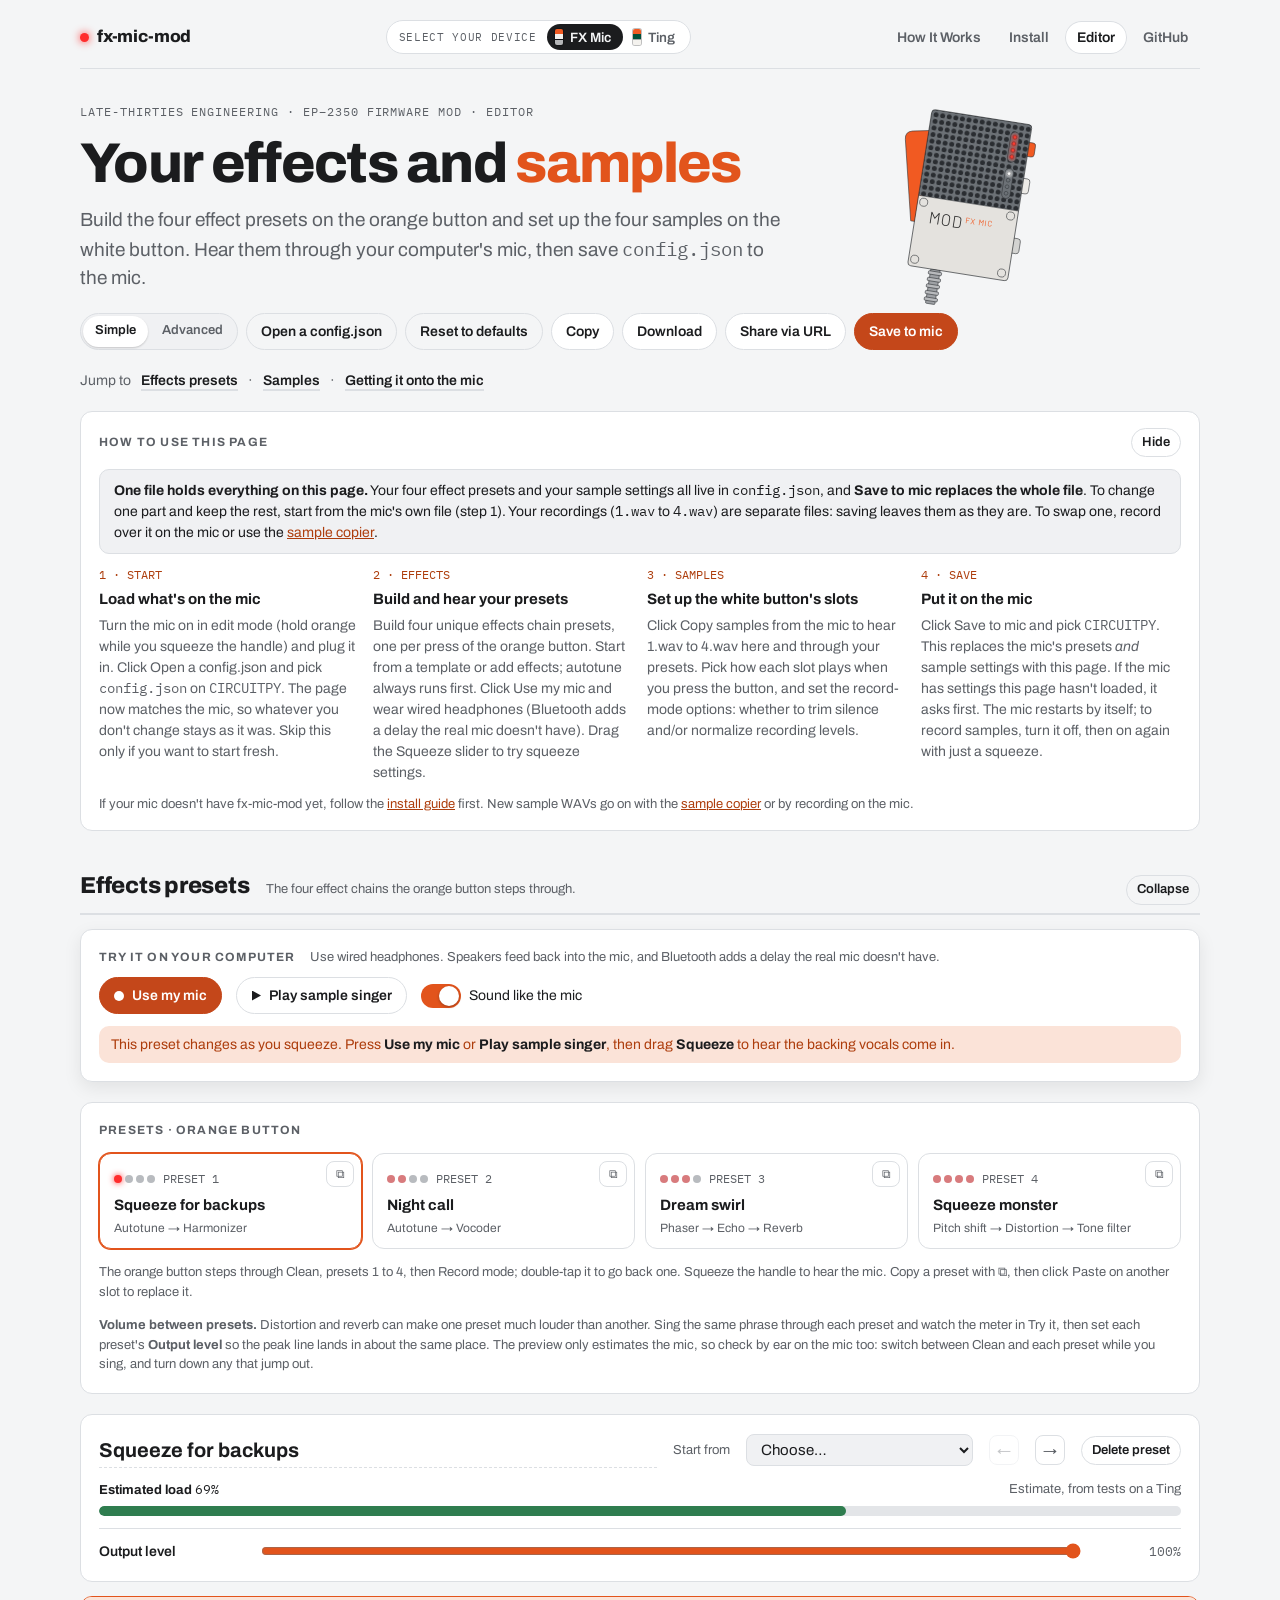
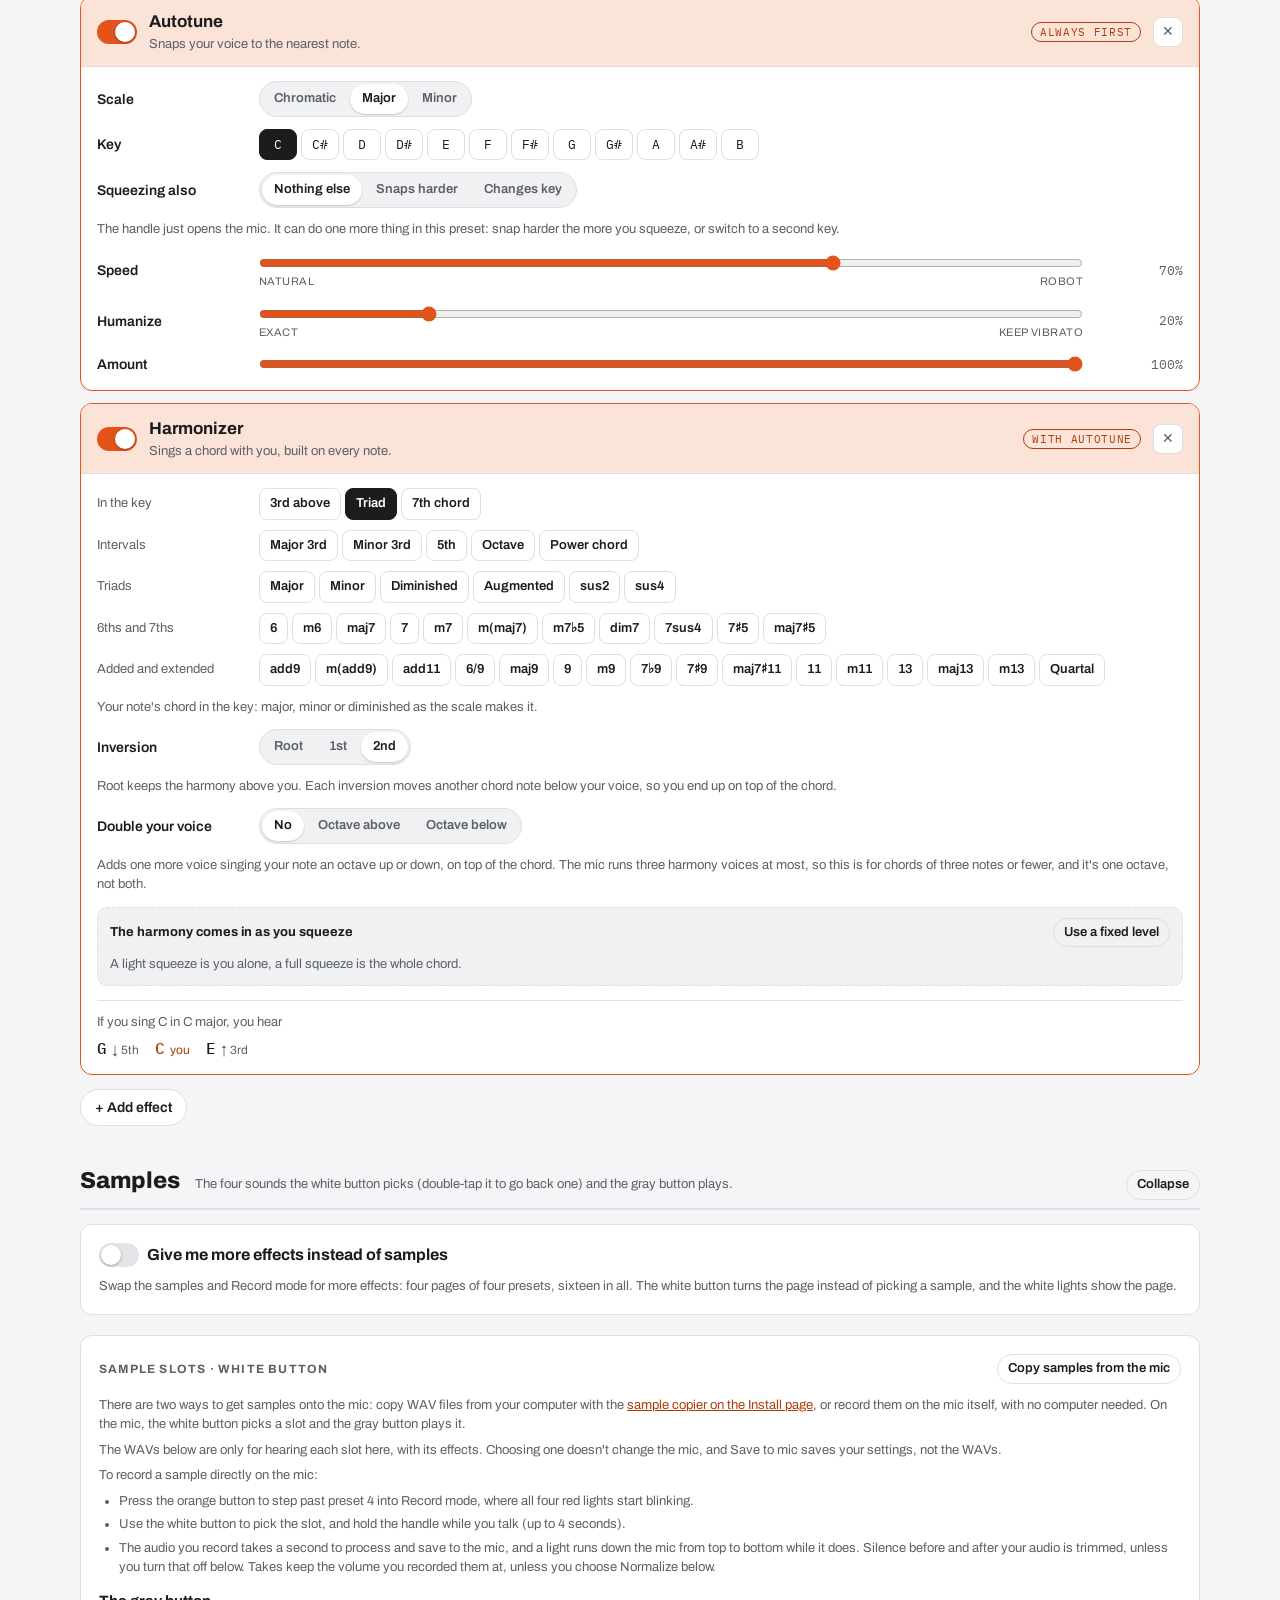
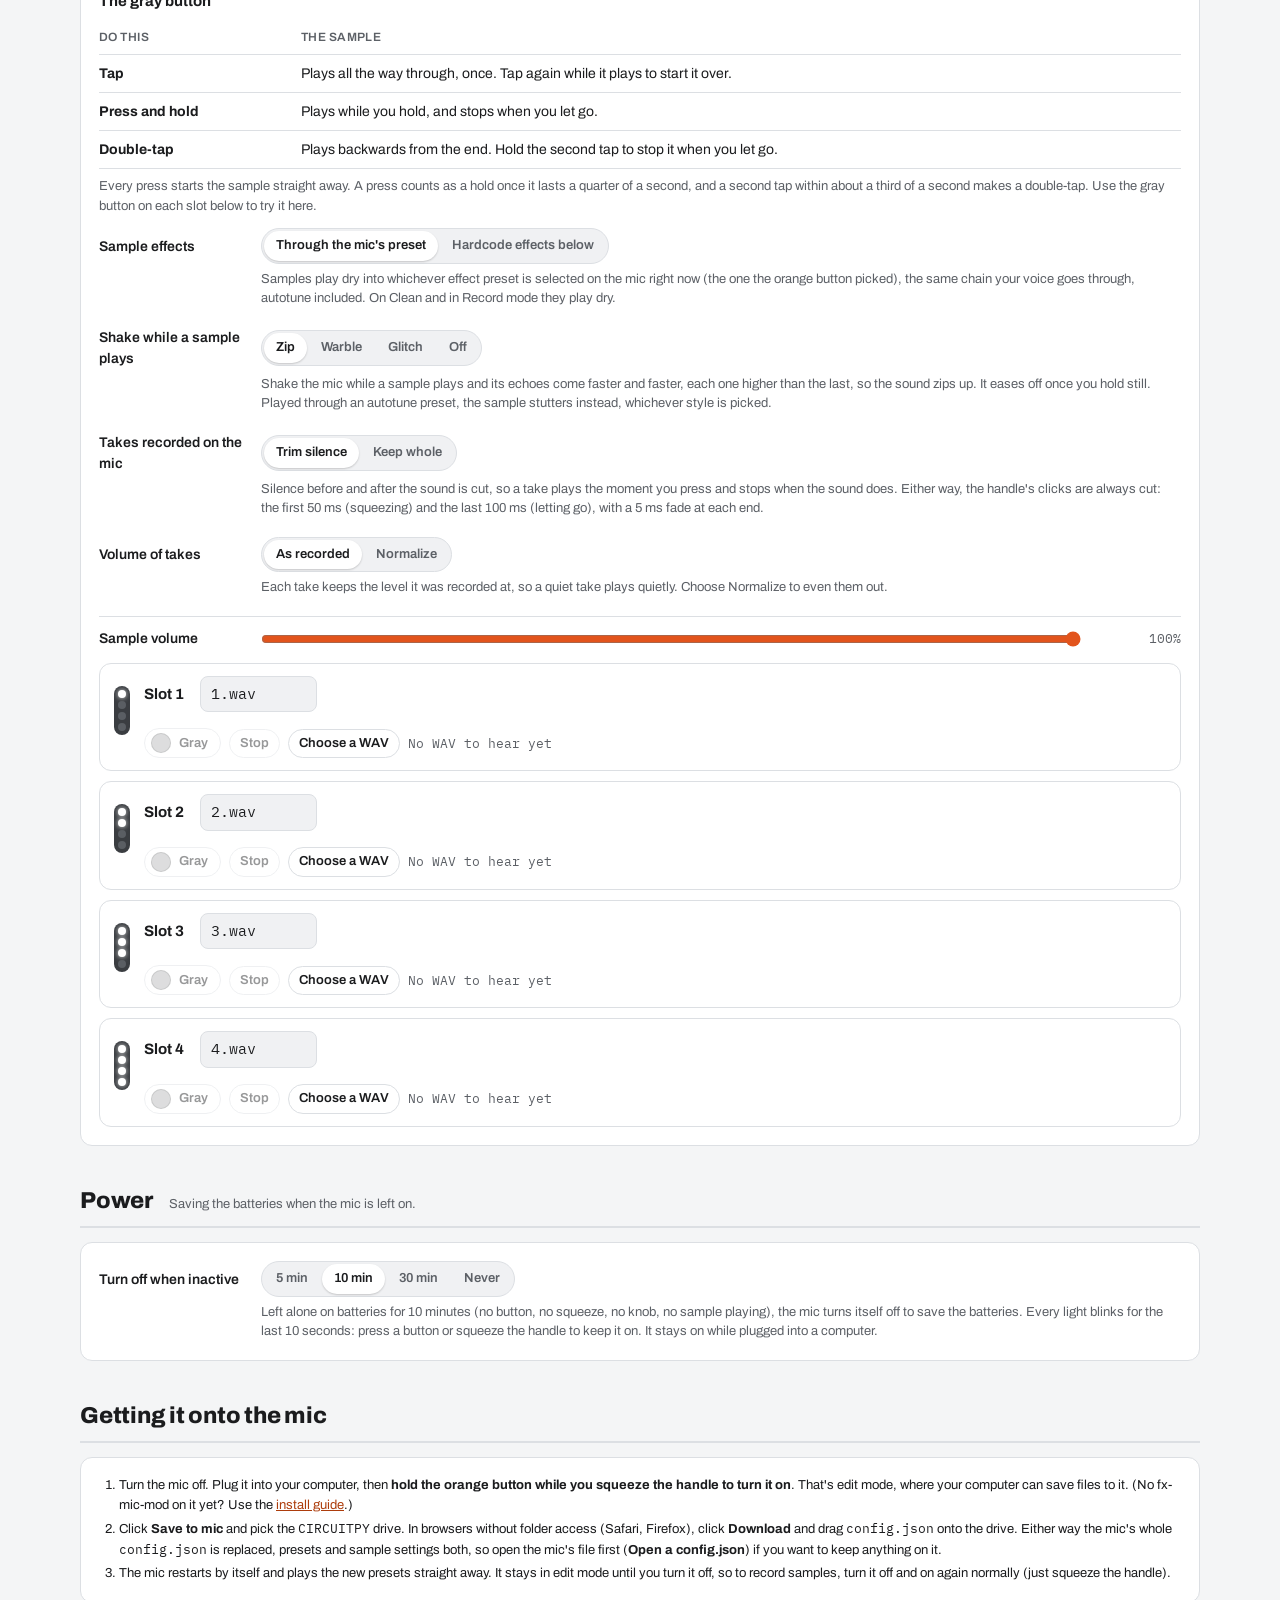
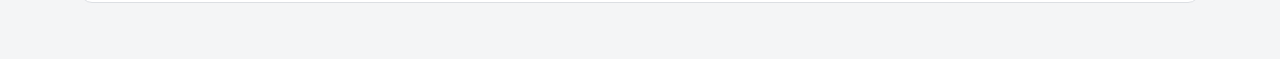
<file: docs/editor.html>
<!doctype html>
<html lang="en">
<head>
<meta charset="utf-8">
<meta name="viewport" content="width=device-width, initial-scale=1, viewport-fit=cover">
<link rel="icon" type="image/png" sizes="32x32" href="favicon.png">
<title>Effects &amp; Samples Editor</title>
<meta name="claude:viewport-fit-sides" content="cover">
<link rel="preconnect" href="https://fonts.googleapis.com">
<link rel="stylesheet" href="https://fonts.googleapis.com/css2?family=Archivo:wght@400;500;600;700;800&family=Barlow:wght@300;400&family=IBM+Plex+Mono:wght@400;500&display=swap">
<link rel="stylesheet" href="site-nav.css">
<script src="site-stats.js"></script>
<script src="site-device.js"></script>
<link rel="stylesheet" href="site-motion.css">
<style>
/* Layout: a pedalboard. Preset slots run across the top like the mic's red LEDs; the
   selected preset's chain reads top to bottom, autotune pinned first; samples sit below. */
:root{
  --bg:#f4f5f6; --panel:#ffffff; --panel-2:#f0f1f3; --ink:#1b1c1e; --line:#dcdfe3;
  --accent:#e2541c; --accent-ink:#ffffff; --accent-soft:#fbe3d8; --accent-text:#ad3d0c; --accent-btn:#c4471a; --muted:#5c6066;
  --led-r:#ff2d2d; --led-off:#b8bbbf; --track:#e3e5e8; --knob:#ffffff; --seg-on:#ffffff;
  --ok:#2f7d4f; --warn:#b8730f; --bad:#c23a2b;
  --f-display:"Archivo","Helvetica Neue",Arial,sans-serif;
  --f-body:"Archivo","Helvetica Neue",Arial,sans-serif;
  --f-mono:"IBM Plex Mono",ui-monospace,Menlo,Consolas,monospace;
  color-scheme:light;
}
@media (prefers-color-scheme: dark){:root:not([data-theme="light"]){
  --bg:#171615; --panel:#211f1d; --panel-2:#1b1a18; --ink:#ece9e3; --muted:#a29d95; --line:#38342f;
  --accent:#ff6a33; --accent-ink:#1a0d06; --accent-soft:#3a2117; --accent-text:#ff6a33; --accent-btn:#ff6a33;
  --led-off:#4a4642; --track:#3a3632; --knob:#ece9e3; --seg-on:#45403b;
  --ok:#5cc489; --warn:#e6a23c; --bad:#ff7a6b; color-scheme:dark}}
:root[data-theme="dark"]{
  --bg:#171615; --panel:#211f1d; --panel-2:#1b1a18; --ink:#ece9e3; --muted:#a29d95; --line:#38342f;
  --accent:#ff6a33; --accent-ink:#1a0d06; --accent-soft:#3a2117; --accent-text:#ff6a33; --accent-btn:#ff6a33;
  --led-off:#4a4642; --track:#3a3632; --knob:#ece9e3; --seg-on:#45403b;
  --ok:#5cc489; --warn:#e6a23c; --bad:#ff7a6b; color-scheme:dark}

*{box-sizing:border-box}
html,body{margin:0}
body{background:var(--bg);color:var(--ink);font-family:var(--f-body);font-size:15px;line-height:1.5;
  padding-left:max(16px,env(safe-area-inset-left,0px));padding-right:max(16px,env(safe-area-inset-right,0px));padding-block:20px 56px}
.wrap{max-width:1120px;margin:0 auto;display:grid;gap:20px}
h1{font-family:var(--f-display);font-weight:800;font-size:clamp(24px,4vw,34px);letter-spacing:-.02em;margin:0;text-wrap:balance}
h1 span{color:var(--accent)}
h2{font-family:var(--f-display);font-size:12px;text-transform:uppercase;letter-spacing:.1em;margin:0;color:var(--muted);font-weight:700}
h3{font-family:var(--f-display);font-size:17px;margin:0;font-weight:700}
.jump{display:flex;flex-wrap:wrap;gap:4px 10px;align-items:baseline;font-size:14px;color:var(--muted)}
.jump a{color:var(--ink);font-weight:600;text-decoration:underline;text-decoration-color:var(--line);text-decoration-thickness:2px;text-underline-offset:4px}
.jump a:hover{text-decoration-color:var(--accent)}
.jump .sep{color:var(--muted)}
.group{display:grid;gap:14px;scroll-margin-top:16px}
.group-head{display:flex;flex-wrap:wrap;gap:8px 16px;align-items:baseline;justify-content:space-between;border-bottom:2px solid var(--line);padding:18px 0 8px}
.group-head h2{font-size:clamp(19px,2.6vw,23px);text-transform:none;letter-spacing:-.01em;color:var(--ink);font-weight:800}
.group-head p{flex:1 1 260px}
.group-body{display:grid;gap:20px}
.group-body[hidden]{display:none}
p{margin:0}
.muted{color:var(--muted)}
.small{font-size:13px}
.btn-guide{display:grid;gap:8px}
.btn-guide h3{margin:0;font-size:15px}
.btn-guide table{border-collapse:collapse;width:100%;font-size:14px}
.btn-guide th,.btn-guide td{text-align:left;vertical-align:top;padding:8px 12px 8px 0;border-bottom:1px solid var(--line)}
.btn-guide thead th{font-size:12px;font-weight:600;color:var(--muted);text-transform:uppercase;letter-spacing:.04em}
.btn-guide tbody th{white-space:nowrap;font-weight:700}
.mono{font-family:var(--f-mono);font-variant-numeric:tabular-nums}
button,select,input,textarea{font:inherit;color:inherit}
:focus-visible{outline:2px solid var(--accent);outline-offset:2px}
a{color:var(--accent-text)}

.wrap > .top{display:flex;flex-wrap:wrap;gap:12px 20px;align-items:center;justify-content:flex-start}
.title{display:grid;gap:2px}
.actions{display:flex;flex-wrap:wrap;gap:8px}
.btn{border:1px solid var(--line);background:var(--panel);border-radius:999px;padding:7px 14px;cursor:pointer;font-weight:600;font-size:14px}
.btn:hover{border-color:var(--muted)}
.share{border:1px solid var(--line);border-radius:14px;background:var(--panel);color:var(--ink);padding:0;width:min(560px,calc(100vw - 32px))}
.share::backdrop{background:rgba(0,0,0,.35)}
.share-body{display:grid;gap:12px;padding:20px}
.share-body input{width:100%}
/* The header here is one line shorter, so the mic drawing sits higher and smaller to clear the card below. */
.page-head .hero-dev{top:22px;width:min(13%,140px)}
.btn.primary{background:var(--accent-btn);border-color:var(--accent-btn);color:var(--accent-ink)}
/* While the mic or the singer is running, Stop is the button to find. */
.btn.stop{display:inline-flex;align-items:center;gap:8px;background:var(--ink);border-color:var(--ink);color:var(--bg);padding:7px 16px;animation:stop-ring 1.8s ease-out infinite}
.btn.stop[hidden]{display:none}
.btn.stop .sq{width:10px;height:10px;border-radius:2px;background:currentColor}
.btn.live{box-shadow:inset 0 0 0 1px var(--accent-text);color:var(--accent-text)}
.btn.ico-btn{display:inline-flex;align-items:center;gap:8px}
.btn .ico{flex:none;width:10px;height:10px;background:currentColor}
.btn .ico.rec{border-radius:50%}
.btn .ico.play{clip-path:polygon(10% 0,100% 50%,10% 100%)}
.btn.live .ico{background:var(--accent-btn);animation:live-dot 1.2s ease-in-out infinite}
@keyframes stop-ring{0%{box-shadow:0 0 0 0 color-mix(in srgb,var(--ink) 35%,transparent)}70%,100%{box-shadow:0 0 0 8px transparent}}
@keyframes live-dot{50%{opacity:.35}}
@media (prefers-reduced-motion:reduce){.btn.stop,.btn.live .ico{animation:none}}
.btn.ghost{background:transparent}
.btn.small{padding:4px 10px;font-size:13px}
.btn:disabled{opacity:.45;cursor:default}

.panel{background:var(--panel);border:1px solid var(--line);border-radius:12px;padding:18px;min-width:0}
.row{display:flex;flex-wrap:wrap;gap:10px 16px;align-items:center}
.spread{justify-content:space-between}

/* segmented control */
.seg{display:inline-flex;background:var(--panel-2);border:1px solid var(--line);border-radius:999px;padding:2px;gap:2px;flex-wrap:wrap}
.seg button{border:0;background:transparent;border-radius:999px;padding:5px 12px;cursor:pointer;font-size:13px;font-weight:600;color:var(--muted)}
.seg button[aria-pressed="true"]{background:var(--seg-on);color:var(--ink);box-shadow:0 1px 2px rgba(0,0,0,.18)}

/* switch */
.switch{position:relative;display:inline-flex;align-items:center;gap:8px;cursor:pointer;font-size:14px;user-select:none}
.switch input{position:absolute;opacity:0;width:1px;height:1px}
.switch .track{width:40px;height:24px;border-radius:999px;background:var(--track);position:relative;transition:background .15s;flex:none}
.switch .track::after{content:"";position:absolute;top:2px;left:2px;width:20px;height:20px;border-radius:50%;background:var(--knob);box-shadow:0 1px 3px rgba(0,0,0,.3);transition:transform .15s}
.switch input:checked + .track{background:var(--accent)}
.switch input:checked + .track::after{transform:translateX(16px)}
.switch input:focus-visible + .track{outline:2px solid var(--accent);outline-offset:2px}

/* slider */
.slider{display:grid;grid-template-columns:minmax(90px,150px) minmax(0,1fr) 88px;gap:12px;align-items:center}
.slider label{font-size:14px;font-weight:600}
.slider .ends{display:flex;justify-content:space-between;font-size:11px;color:var(--muted);letter-spacing:.04em;text-transform:uppercase;margin-top:-2px}
.slider .val{font-family:var(--f-mono);font-size:13px;text-align:right;color:var(--muted);white-space:nowrap}
input[type=range]{width:100%;accent-color:var(--accent);height:24px;margin:0;display:block}
@media (max-width:560px){.slider{grid-template-columns:minmax(0,1fr) 80px}.slider label{grid-column:1/-1}}

/* preset slots, styled after the red LEDs */
.slots{display:grid;grid-template-columns:repeat(4,minmax(0,1fr));gap:10px}
@media (max-width:640px){.slots{grid-template-columns:repeat(2,minmax(0,1fr))}}
.slot{display:grid;gap:4px;text-align:left;border:1px solid var(--line);background:var(--panel);border-radius:12px;padding:12px 14px;cursor:pointer;min-width:0}
.slot[aria-pressed="true"]{border-color:var(--accent);box-shadow:0 0 0 1px var(--accent)}
.slot .top{display:flex;align-items:center;gap:8px}
/* the preset's red lights, counting up as on the mic: preset 2 lights two */
.leds{display:inline-flex;gap:3px;flex:none}
.led{width:8px;height:8px;border-radius:50%;background:var(--led-off);flex:none}
.slot .led.lit{background:color-mix(in srgb,var(--led-r) 45%,var(--led-off))}
.slot[aria-pressed="true"] .led.lit{background:var(--led-r);box-shadow:0 0 6px var(--led-r)}
.slot .num{font-family:var(--f-mono);font-size:12px;color:var(--muted)}
.slot .name{font-weight:700;overflow-wrap:anywhere;text-wrap:balance;line-height:1.3}
.slot .chain{display:block;font-size:12px;color:var(--muted);overflow-wrap:anywhere;line-height:1.4}
.slot.add{place-content:center;justify-items:center;color:var(--muted);border-style:dashed;background:transparent}
.slot-wrap .slot.add{padding-top:40px}
.slot.empty{border-style:dashed;background:transparent;cursor:default;min-height:72px}
/* copy / paste on each slot, outside the slot's own button */
.slot-wrap{position:relative;display:grid;min-width:0}
.slot-wrap .slot .top{padding-right:84px;min-height:26px}
@media (max-width:640px){.slot-wrap .slot .num{display:none}}
.slot-tools{position:absolute;top:8px;right:8px;display:flex;gap:4px}
.slot-tools .icon-btn{width:28px;height:26px;font-size:12px}
.slot-tools .icon-btn.paste{width:auto;padding:0 8px;font-weight:600}
.slot-tools .icon-btn[aria-pressed="true"]{border-color:var(--accent);color:var(--accent)}
/* effects-only mode: one row of slots per page, the page shown on white lights */
.pages{display:grid;gap:14px}
.page{display:grid;gap:8px}
.pg-head{display:flex;align-items:center;gap:10px;font-size:13px;color:var(--muted)}
.pg-head b{color:var(--ink);font-family:var(--f-mono);font-size:12px;letter-spacing:.04em}
.pg-head .wleds{display:inline-flex;gap:3px;padding:3px 4px;border-radius:7px;background:#3a3d41}
.pg-head .wled{width:8px;height:8px;border-radius:50%;background:#5a5e63}
.pg-head .wled.lit{background:#fff;box-shadow:0 0 5px rgba(255,255,255,.85)}
.more-fx{display:grid;gap:10px}
.more-fx .switch{font-weight:700;font-size:16px}

/* effect cards */
.chain{display:grid;gap:12px}
.fx{border:1px solid var(--line);border-radius:12px;background:var(--panel);overflow:hidden}
.fx.off .fx-body{opacity:.5}
.fx-head{display:flex;flex-wrap:wrap;align-items:center;gap:8px 12px;padding:12px 16px;background:var(--panel-2);border-bottom:1px solid var(--line)}
.fx-head .grow{flex:1 1 160px;min-width:0}
.fx-head .what{font-size:13px;color:var(--muted)}
.fx-body{padding:14px 16px;display:grid;gap:12px}
.fx.tune{border-color:var(--accent)}
.fx.tune .fx-head{background:var(--accent-soft)}
.pin{font-family:var(--f-mono);font-size:11px;letter-spacing:.06em;text-transform:uppercase;color:var(--accent-text);border:1px solid var(--accent-text);border-radius:999px;padding:1px 8px}
.icon-btn{border:1px solid var(--line);background:var(--panel);border-radius:8px;width:30px;height:30px;cursor:pointer;display:inline-grid;place-items:center;font-size:14px;color:var(--muted)}
.icon-btn:hover{color:var(--ink);border-color:var(--muted)}
.icon-btn:disabled{opacity:.35;cursor:default}
.keys{display:flex;flex-wrap:wrap;gap:4px}
.keys button{min-width:38px;padding:5px 6px;border:1px solid var(--line);border-radius:8px;background:var(--panel);cursor:pointer;font-family:var(--f-mono);font-size:13px}
.keys button[aria-pressed="true"]{background:var(--ink);color:var(--panel);border-color:var(--ink)}
/* harmonizer chord picker: chips in labeled families, then the notes you'd get */
.chordset{display:grid;gap:10px}
.chordfam{display:grid;grid-template-columns:minmax(90px,150px) minmax(0,1fr);gap:6px 12px;align-items:start}
@media (max-width:560px){.chordfam{grid-template-columns:1fr}}
.chordfam > span{font-size:13px;color:var(--muted);padding-top:6px}
.chips{display:flex;flex-wrap:wrap;gap:4px}
.chips button{padding:5px 10px;border:1px solid var(--line);border-radius:8px;background:var(--panel);cursor:pointer;font-size:13px;font-weight:600;color:var(--ink)}
.chips button:hover{border-color:var(--muted)}
.chips button:disabled{opacity:.4;cursor:default}
.chips button:disabled:hover{border-color:var(--line)}
.chips button[aria-pressed="true"]{background:var(--ink);color:var(--panel);border-color:var(--ink)}
/* read-only readout at the foot of the card: plain notes, not buttons */
.voicing{display:flex;flex-wrap:wrap;align-items:baseline;gap:4px 16px;padding-top:12px;margin-top:2px;border-top:1px solid var(--line)}
.voicing .lead{font-size:13px;color:var(--muted);flex-basis:100%}
.voicing .nt{display:inline-flex;align-items:baseline;gap:5px}
.voicing .nt b{font-family:var(--f-mono);font-size:16px;font-weight:500}
.voicing .nt span{font-size:12px;color:var(--muted)}
.voicing .nt.you b,.voicing .nt.you span{color:var(--accent-text)}
.field{display:grid;grid-template-columns:minmax(90px,150px) minmax(0,1fr);gap:12px;align-items:center}
.field > .seg{justify-self:start}
/* Phones: segmented controls fill the row with equal parts instead of wrapping into a lumpy pill,
   effect headers keep their buttons on the title line, and the preset tools stack. */
@media (max-width:560px){
  .panel .seg{display:grid;grid-auto-flow:column;grid-auto-columns:minmax(0,1fr);width:100%;border-radius:12px}
  .panel .seg button{border-radius:10px;padding:6px 8px;line-height:1.25}
  .fx-head{flex-wrap:nowrap;gap:8px;padding:12px}
  .fx-head .grow{flex:1 1 0}
  .preset-tools{display:grid;grid-template-columns:minmax(0,1fr) auto auto;gap:8px;width:100%}
  .preset-tools label{grid-column:1/-1}
  .preset-tools .btn{grid-column:1/-1;justify-self:start}
}
.try-note{margin:4px 0 0}
.levelrow{border-top:1px solid var(--line);padding-top:10px}
.slot-player{gap:8px;margin-top:8px}
.gray-key{display:inline-flex;align-items:center;gap:8px;border:1px solid var(--line);background:var(--panel);border-radius:999px;padding:4px 12px 4px 6px;font-weight:600;font-size:13px;cursor:pointer;touch-action:none;user-select:none;-webkit-user-select:none;color:var(--ink)}
.gray-key .dot{width:20px;height:20px;border-radius:50%;background:var(--btn-bot,#b5b6b8);border:1px solid rgba(0,0,0,.25);transition:transform .08s}
.gray-key:active .dot{transform:scale(.88)}
.gray-key:disabled{opacity:.45;cursor:default}
@media (max-width:560px){.field{grid-template-columns:1fr}}
.field > label{font-size:14px;font-weight:600}
.squeeze{display:grid;gap:8px;padding:10px 12px;border-radius:10px;background:var(--panel-2);border:1px dashed var(--line)}
.badge{font-family:var(--f-mono);font-size:11px;color:var(--muted);border:1px solid var(--line);border-radius:6px;padding:1px 6px}
.adv{display:none}
body.advanced .adv{display:grid}
body.advanced span.adv, body.advanced .row.adv, body.advanced label.switch.adv{display:flex}
textarea.json{width:100%;min-height:90px;font-family:var(--f-mono);font-size:12.5px;border:1px solid var(--line);border-radius:8px;background:var(--panel-2);padding:8px;resize:vertical}
input.text,select.text{border:1px solid var(--line);border-radius:8px;background:var(--panel-2);padding:6px 10px;min-width:0}
input.name{font-family:var(--f-display);font-weight:700;font-size:20px;border:0;border-bottom:1px dashed var(--line);background:transparent;padding:2px 0;min-width:0;width:100%}

/* add effect menu */
.addmenu{display:grid;grid-template-columns:repeat(auto-fill,minmax(200px,1fr));gap:8px}
.addmenu button{text-align:left;border:1px solid var(--line);background:var(--panel);border-radius:10px;padding:10px 12px;cursor:pointer;display:grid;gap:2px}
.addmenu button:hover{border-color:var(--accent)}
.addmenu button:disabled{cursor:not-allowed;opacity:.6;border-color:var(--line)}
.addmenu b{font-size:14px}
.addmenu span{font-size:12.5px;color:var(--muted)}
/* what an effect adds to the load meter, as five pips */
.cpu{display:flex;align-items:center;gap:7px;margin-top:4px;font-size:11.5px;color:var(--muted)}
.cpu .pips{display:inline-flex;gap:2px}
.cpu .pips i{width:10px;height:4px;border-radius:2px;background:var(--track)}
.cpu .pips i.on{background:var(--ink)}
.cpu .pips.heavy i.on{background:var(--warn)}

/* load meter */
.meter{display:grid;gap:6px}
.bar{height:10px;border-radius:999px;background:var(--track);overflow:hidden}
.bar > i{display:block;height:100%;background:var(--ok);border-radius:999px;transition:width .2s}
.bar.warn > i{background:var(--warn)}
.bar.bad > i{background:var(--bad)}

/* samples */
.samples{display:grid;gap:10px}
#sample-fx{display:grid;gap:18px}
.opt{display:grid;gap:6px}
@media (min-width:561px){.opt > p{padding-left:162px}}
.sample{display:grid;grid-template-columns:auto minmax(0,1fr);gap:8px 14px;align-items:start;border:1px solid var(--line);border-radius:12px;padding:12px 14px;background:var(--panel)}
/* the slot's white lights, in a little window like the mic's: slot 3 lights three */
.sample .wleds{display:grid;gap:3px;align-content:start;align-self:start;margin-top:10px;padding:4px;border-radius:8px;background:#3a3d41}
.sample .wled{width:8px;height:8px;border-radius:50%;background:#5a5e63}
.sample .wled.lit{background:#fff;box-shadow:0 0 5px rgba(255,255,255,.85)}
.sample .body{display:grid;gap:8px;min-width:0}

.notice{border-radius:10px;padding:10px 14px;font-size:14px;border:1px solid var(--line);background:var(--panel-2)}
.notice.bad{border-color:var(--bad);color:var(--bad)}
.notice.ok{border-color:var(--ok);color:var(--ok)}
/* Work in progress: three dots pulse after the text until the next notice replaces it (as on the install page). */
.notice.busy::after{content:"";display:inline-block;width:1.6em;height:.5em;margin-left:.5em;vertical-align:middle;
  background:radial-gradient(circle closest-side,currentColor 90%,transparent) 0 50%/.5em .5em no-repeat,
             radial-gradient(circle closest-side,currentColor 90%,transparent) 50% 50%/.5em .5em no-repeat,
             radial-gradient(circle closest-side,currentColor 90%,transparent) 100% 50%/.5em .5em no-repeat;
  animation:busy 1s ease-in-out infinite}
@keyframes busy{0%,100%{opacity:.25}50%{opacity:1}}
@media (prefers-reduced-motion:reduce){.notice.busy::after{animation:none;opacity:.6}}
.steps{margin:0;padding-left:20px;display:grid;gap:4px}
.toast{position:fixed;left:50%;bottom:calc(20px + env(safe-area-inset-bottom,0px));transform:translateX(-50%);background:var(--ink);color:var(--panel);padding:9px 16px;border-radius:999px;font-size:14px;font-weight:600;z-index:20;max-width:calc(100vw - 32px)}
/* try-it bar */
.tryit{position:sticky;top:calc(env(safe-area-inset-top,0px) + 8px);z-index:5;display:grid;gap:12px;box-shadow:0 6px 18px rgba(0,0,0,.08)}
.tryit .meter{grid-column:1/-1;display:grid;grid-template-columns:112px minmax(0,1fr) auto;gap:10px;align-items:center;font-size:13px;color:var(--muted)}
.tryit .meter-bar{position:relative;height:8px;border-radius:4px;background:var(--panel-2);border:1px solid var(--line);overflow:hidden}
.tryit .meter-fill{position:absolute;inset:0 auto 0 0;width:0;background:var(--ok)}
.tryit .meter-fill.hot{background:var(--warn)}
.tryit .meter-peak{position:absolute;top:0;bottom:0;left:0;width:2px;margin-left:-1px;background:var(--ink);opacity:0}
.tryit .meter-label{font-size:14px;font-weight:600;color:var(--ink)}
.tryit .meter-val{min-width:9ch;text-align:right}
.tryit .meter-val b{color:var(--ink);font-family:var(--f-mono);font-weight:500;font-variant-numeric:tabular-nums}
@media (max-width:560px){.tryit .meter{grid-template-columns:auto minmax(0,1fr) auto}}
.tryit .readout{display:flex;flex-wrap:wrap;gap:6px 18px;font-size:13px;color:var(--muted)}
.tryit .readout b{color:var(--ink);font-family:var(--f-mono);font-weight:500}
.talk{border:1px solid var(--accent-btn);background:transparent;color:var(--accent-text);border-radius:999px;padding:7px 14px;font-size:14px;font-weight:600;min-width:112px;cursor:pointer;touch-action:none;user-select:none;-webkit-user-select:none}
.talk[aria-pressed="true"]{background:var(--accent-btn);color:var(--accent-ink)}
.tryit .head{flex-direction:column;align-items:flex-start}
.tryit .head .row{gap:6px 14px}
.tryit .controls{display:grid;grid-template-columns:auto minmax(0,1fr) minmax(0,1fr);gap:10px 28px;align-items:center;padding-top:12px;border-top:1px solid var(--line)}
.tryit .controls[hidden]{display:none}
.tryit .talkbox{display:flex;align-items:center;gap:10px}
.tryit .slider{grid-template-columns:112px minmax(0,1fr) 44px;gap:10px}
.tryit .readout{grid-column:1/-1}
@media (max-width:760px){.tryit{position:static}.tryit .controls{grid-template-columns:1fr}.tryit .slider{grid-template-columns:112px minmax(0,1fr) 44px}.tryit .slider label{grid-column:auto}}
/* nudge toward the Squeeze slider on presets that use the handle */
.squeeze-hint{display:flex;flex-wrap:wrap;align-items:center;gap:8px 12px;font-size:14px;color:var(--accent-text);padding:8px 12px;border-radius:10px;background:var(--accent-soft)}
.squeeze-hint[hidden]{display:none}
.squeeze-hint b{color:var(--ink)}
#try-squeeze-slot{border-radius:10px;padding:4px 8px;margin:-4px -8px;transition:box-shadow .2s}
#try-squeeze-slot.nudge{box-shadow:inset 0 0 0 2px var(--accent);animation:nudge 1.6s ease-in-out infinite}
@keyframes nudge{50%{box-shadow:inset 0 0 0 2px transparent}}
@media (prefers-reduced-motion:reduce){#try-squeeze-slot.nudge{animation:none}}
/* how-to strip */
.howto{display:grid;gap:12px;border:1px solid var(--line);border-radius:12px;background:var(--panel);padding:16px 18px}
.howto ol{margin:0;padding:0;list-style:none;display:grid;grid-template-columns:repeat(4,minmax(0,1fr));gap:14px}
@media (max-width:1100px){.howto ol{grid-template-columns:repeat(2,minmax(0,1fr))}}
@media (max-width:820px){.howto ol{grid-template-columns:1fr}}
.howto .whole{margin:0;font-size:14px;color:var(--ink);background:var(--panel-2);border:1px solid var(--line);border-radius:10px;padding:10px 14px}
.howto li{display:grid;gap:4px;align-content:start;font-size:14px;color:var(--muted)}
.howto li b{color:var(--ink);font-size:15px}
.howto .n{font-family:var(--f-mono);font-size:12px;color:var(--accent-text)}
pre.out{margin:0;overflow:auto;max-height:420px;font-family:var(--f-mono);font-size:12.5px;background:var(--panel-2);border:1px solid var(--line);border-radius:8px;padding:10px}
@media (prefers-reduced-motion: reduce){*{transition:none!important}}
  .sample-help p { margin: 0 0 6px; }
  .sample-help ul { margin: 0; padding-left: 20px; display: grid; gap: 4px; }
</style>
<link rel="stylesheet" href="site-device.css">
</head>
<body>
<nav class="site-nav" aria-label="Site">
  <a class="brand" href="index.html"><i aria-hidden="true"></i>fx-mic-mod</a>
  <ul>
    <li><a class="tab" href="index.html">How It Works</a></li>
    <li><a class="tab" href="install.html">Install</a></li>
    <li><a class="tab" href="editor.html" aria-current="page">Editor</a></li>
    <li><a class="tab" href="https://github.com/dougjberman/fx-mic-mod" target="_blank" rel="noopener">GitHub</a></li>
  </ul>
</nav>
<main class="wrap">
  <header class="page-head">
    <span class="eyebrow">Late-thirties engineering · EP–2350 firmware mod · editor</span>
    <svg class="hero-dev" viewBox="282 -4 296 418" aria-hidden="true">
      <defs>
        <pattern id="holesHero" x="341" y="3" width="14.1" height="14.1" patternUnits="userSpaceOnUse"><circle cx="7" cy="7" r="5.2" fill="var(--hole)"/></pattern>
        <filter id="glowRHero" x="-150%" y="-150%" width="400%" height="400%"><feGaussianBlur stdDeviation="3" result="b"/><feFlood flood-color="#ff3b2f" flood-opacity=".9"/><feComposite in2="b" operator="in" result="g"/><feMerge><feMergeNode in="g"/><feMergeNode in="g"/><feMergeNode in="SourceGraphic"/></feMerge></filter>
        <filter id="glowWHero" x="-150%" y="-150%" width="400%" height="400%"><feGaussianBlur stdDeviation="3" result="b"/><feFlood flood-color="#ffffff" flood-opacity=".95"/><feComposite in2="b" operator="in" result="g"/><feMerge><feMergeNode in="g"/><feMergeNode in="g"/><feMergeNode in="SourceGraphic"/></feMerge></filter>
        <pattern id="slatsHero" x="0" y="3" width="20" height="9" patternUnits="userSpaceOnUse"><rect width="20" height="4.6" fill="var(--case)"/><path d="M0 .4 H20 M0 4.2 H20" stroke="var(--outline)" stroke-width=".8"/></pattern><clipPath id="caseClipHero"><rect x="338" y="0" width="214" height="334" rx="7"/></clipPath>
      </defs>
      <g stroke="var(--outline)" stroke-width="1.2">
        <rect x="388" y="333" width="20" height="74" rx="2" fill="var(--relief)"/>
        <rect x="384" y="338" width="28" height="7" rx="2" fill="var(--relief2)"/><rect x="384" y="352" width="28" height="7" rx="2" fill="var(--relief2)"/>
        <rect x="384" y="366" width="28" height="7" rx="2" fill="var(--relief2)"/><rect x="384" y="380" width="28" height="7" rx="2" fill="var(--relief2)"/>
        <rect x="384" y="394" width="28" height="7" rx="2" fill="var(--relief2)"/>
      </g>
      <path class="hero-handle" d="M346 44 L304 52 Q288 56 292 72 L330 240 L346 240 Z" fill="var(--handle)" stroke="var(--outline)" stroke-width="1.2"/>
      <g stroke="var(--outline)" stroke-width="1.2">
        <path d="M540 37 h20 a6 6 0 0 1 6 6 v18 a6 6 0 0 1 -6 6 h-20 Z" fill="var(--b1)"/>
        <path d="M540 114 h20 a6 6 0 0 1 6 6 v20 a6 6 0 0 1 -6 6 h-20 Z" fill="var(--b2)"/>
        <path d="M540 242 h20 a6 6 0 0 1 6 6 v20 a6 6 0 0 1 -6 6 h-20 Z" fill="var(--b3)"/>
      </g>
      <g clip-path="url(#caseClipHero)">
        <rect x="338" y="0" width="214" height="184" fill="var(--grill)"/>
        <rect class="only-fx" x="338" y="0" width="214" height="184" fill="url(#holesHero)"/><g class="only-ting"><circle cx="430" cy="92" r="62" fill="var(--hole)"/><rect x="338" y="0" width="214" height="184" fill="url(#slatsHero)"/></g>
        <rect x="338" y="184" width="214" height="150" fill="var(--case)"/>
        <line x1="338" y1="184" x2="552" y2="184" stroke="var(--outline)" stroke-width="1.2"/>
      </g>
      <rect x="338" y="0" width="214" height="334" rx="7" fill="none" stroke="var(--outline)" stroke-width="1.4"/>
      <g fill="none" stroke="var(--outline)" stroke-width="1.2"><circle cx="351" cy="197" r="8.5"/><circle cx="537" cy="197" r="8.5"/><circle cx="351" cy="319" r="8.5"/><circle cx="537" cy="319" r="8.5"/></g>
      <text class="only-fx" x="367" y="239" font-family="Barlow, DIN Alternate, Helvetica Neue, Arial, sans-serif" font-weight="300" font-size="35" fill="#2a2a2a" letter-spacing="1">MOD</text>
      <text class="only-fx" x="444" y="226" font-family="Barlow, DIN Alternate, Helvetica Neue, Arial, sans-serif" font-weight="400" font-size="17" fill="var(--orange)" letter-spacing=".8">FX MIC</text><g class="only-ting"><path transform="translate(362.44 241.80) scale(0.04885)" fill="#ff6a1f" d="M134 0Q82 0 57 -31Q32 -62 32 -114V-580Q32 -656 74 -692Q115 -728 173 -728Q228 -728 266 -692Q305 -656 323 -578L401 -239H427L505 -578Q523 -656 562 -692Q602 -728 657 -728Q715 -728 756 -692Q798 -656 798 -580V-114Q798 -62 772 -31Q747 0 695 0Q645 0 618 -31Q591 -62 591 -114V-383Q591 -393 588 -402Q586 -410 575 -410Q566 -410 562 -402Q558 -393 556 -383L518 -131Q511 -90 502 -60Q492 -31 472 -16Q452 0 414 0Q377 0 356 -16Q336 -31 326 -60Q317 -90 311 -131L272 -383Q271 -393 267 -402Q263 -410 253 -410Q243 -410 240 -402Q237 -393 237 -383V-114Q237 -62 210 -31Q184 0 134 0Z M1185 3Q1078 3 1004 -44Q930 -91 892 -174Q854 -257 854 -365Q854 -472 892 -556Q930 -639 1004 -686Q1078 -734 1185 -734Q1292 -734 1366 -686Q1439 -639 1477 -556Q1515 -472 1515 -365Q1515 -257 1477 -174Q1439 -91 1366 -44Q1292 3 1185 3ZM980 -381Q980 -350 995 -322Q1010 -295 1054 -278Q1098 -262 1185 -262Q1272 -262 1316 -278Q1359 -295 1374 -322Q1389 -350 1389 -381Q1389 -413 1374 -438Q1359 -464 1316 -480Q1272 -495 1185 -495Q1098 -495 1054 -480Q1010 -464 995 -438Q980 -413 980 -381Z M1829 -728Q1948 -728 2024 -684Q2099 -639 2136 -558Q2172 -476 2172 -364Q2172 -176 2091 -88Q2010 0 1843 0H1799Q1750 0 1708 -10Q1666 -20 1634 -46Q1602 -73 1584 -121Q1566 -169 1566 -245Q1566 -316 1586 -368Q1605 -420 1632 -451Q1659 -482 1681 -489L1676 -508H1659Q1613 -508 1586 -538Q1560 -567 1559 -617Q1558 -667 1586 -698Q1613 -728 1659 -728ZM1757 -258Q1757 -237 1766 -229Q1776 -221 1795 -221H1849Q1900 -221 1928 -243Q1956 -265 1968 -300Q1979 -334 1979 -373Q1979 -412 1968 -448Q1956 -484 1928 -507Q1900 -530 1849 -530H1795Q1776 -530 1766 -522Q1757 -513 1757 -491Z"/><text x="474" y="214" font-family="Barlow, DIN Alternate, Helvetica Neue, Arial, sans-serif" font-weight="400" font-size="14" fill="var(--outline)" letter-spacing=".6">FX MIC</text></g>
      <rect class="only-fx" x="511" y="20" width="18" height="64" rx="9" fill="var(--grill)" stroke="var(--outline)" stroke-width="1.2"/>
      <rect class="only-fx" x="511" y="98" width="18" height="64" rx="9" fill="var(--grill)" stroke="var(--outline)" stroke-width="1.2"/>
      <g stroke="var(--outline)" stroke-width="1">
        <circle cx="520" cy="31" r="4" fill="var(--ledoff)"/><circle cx="520" cy="45" r="4" fill="var(--ledoff)"/><circle cx="520" cy="59" r="4" fill="var(--ledoff)"/><circle cx="520" cy="73" r="4" fill="var(--ledoff)"/><g fill="#ff3b2f" filter="url(#glowRHero)"><circle class="hl" cx="520" cy="31" r="4"/><circle class="hl" cx="520" cy="45" r="4"/><circle class="hl" cx="520" cy="59" r="4"/><circle class="hl" cx="520" cy="73" r="4"/></g>
        <circle cx="520" cy="109" r="4" fill="var(--ledoff)"/><circle class="w1" cx="520" cy="109" r="4" fill="#ffffff" filter="url(#glowWHero)"/><circle cx="520" cy="123" r="4" fill="var(--ledoff)"/><circle cx="520" cy="137" r="4" fill="var(--ledoff)"/><circle cx="520" cy="151" r="4" fill="var(--ledoff)"/>
      </g>
    </svg>
    <h1>Your effects and <span>samples</span></h1>
    <p class="lede">Build the four effect presets on the orange button and set up the four samples on the <span data-dw="mid">white</span> button. Hear them through your computer's mic, then save <span class="mono">config.json</span> to the mic.</p>
  </header>
  <div class="top">
    <div class="actions">
      <div class="seg" role="group" aria-label="Editor mode">
        <button id="mode-simple" aria-pressed="true">Simple</button>
        <button id="mode-adv" aria-pressed="false">Advanced</button>
      </div>
      <label class="btn ghost" for="file-open" title="Pick a config.json from the mic's CIRCUITPY drive or your computer">Open a config.json</label>
      <input id="file-open" type="file" accept=".json,application/json" hidden>
      <button class="btn ghost" id="btn-reset" title="Replace your effects presets and sample settings with the editor's defaults">Reset to defaults</button>
      <button class="btn" id="btn-copy">Copy</button>
      <button class="btn" id="btn-download">Download</button>
      <button class="btn" id="btn-share">Share via URL</button>
      <button class="btn primary" id="btn-save">Save to mic</button>
    </div>
  </div>

  <nav class="jump" aria-label="On this page">
    <span>Jump to</span>
    <a href="#effects">Effects presets</a><span class="sep" aria-hidden="true">·</span>
    <a href="#samples-group">Samples</a><span class="sep" aria-hidden="true">·</span>
    <a href="#onto-mic">Getting it onto the mic</a>
  </nav>

  <section class="howto" id="howto" aria-label="How to use this page">
    <div class="row spread">
      <h2>How to use this page</h2>
      <button class="btn small ghost" id="howto-hide">Hide</button>
    </div>
    <p class="whole"><b>One file holds everything on this page.</b> Your four effect presets and your sample settings all live in <span class="mono">config.json</span>, and <b>Save to mic replaces the whole file</b>. To change one part and keep the rest, start from the mic's own file (step 1). Your recordings (<span class="mono">1.wav</span> to <span class="mono">4.wav</span>) are separate files: saving leaves them as they are. To swap one, record over it on the mic or use the <a href="install.html#samples">sample copier</a>.</p>
    <ol>
      <li><span class="n">1 · START</span><b>Load what's on the mic</b><span>Turn the mic on in edit mode (hold orange while you squeeze the handle) and plug it in. Click Open a config.json and pick <span class="mono">config.json</span> on <span class="mono">CIRCUITPY</span>. The page now matches the mic, so whatever you don't change stays as it was. Skip this only if you want to start fresh.</span></li>
      <li><span class="n">2 · EFFECTS</span><b>Build and hear your presets</b><span>Build four unique effects chain presets, one per press of the orange button. Start from a template or add effects; autotune always runs first. Click Use my mic and wear wired headphones (Bluetooth adds a delay the real mic doesn't have). Drag the Squeeze slider to try squeeze settings.</span></li>
      <li><span class="n">3 · SAMPLES</span><b>Set up the <span data-dw="mid">white</span> button's slots</b><span>Click Copy samples from the mic to hear 1.wav to 4.wav here and through your presets. Pick how each slot plays when you press the button, and set the record-mode options: whether to trim silence and/or normalize recording levels.</span></li>
      <li><span class="n">4 · SAVE</span><b>Put it on the mic</b><span>Click Save to mic and pick <span class="mono">CIRCUITPY</span>. This replaces the mic's presets <i>and</i> sample settings with this page. If the mic has settings this page hasn't loaded, it asks first. The mic restarts by itself; to record samples, turn it off, then on again with just a squeeze.</span></li>
    </ol>
    <p class="small muted">If your mic doesn't have fx-mic-mod yet, follow the <a href="install.html">install guide</a> first. New sample WAVs go on with the <a href="install.html#samples">sample copier</a> or by recording on the mic.</p>
  </section>
  <button class="btn small ghost" id="howto-show" style="justify-self:start" hidden>How to use this page</button>

  <div id="notice" class="notice" hidden></div>

  <dialog id="share" class="share" aria-labelledby="share-title">
    <form method="dialog" class="share-body">
      <h3 id="share-title">Share these presets</h3>
      <p class="small muted">Anyone who opens this link gets your four presets in the editor, ready to try or save to their mic. Your recorded samples aren't included.</p>
      <input id="share-url" class="text mono" readonly aria-label="Share link">
      <div class="row"><button type="button" class="btn primary" id="share-copy">Copy link</button><button class="btn ghost" value="close">Done</button></div>
    </form>
  </dialog>

  <div class="group" id="effects">
  <div class="group-head">
    <h2>Effects presets</h2>
    <p class="small muted" id="effects-sub">The four effect chains the orange button steps through.</p>
    <button class="btn small ghost" data-collapse="effects-body" aria-expanded="true" aria-controls="effects-body">Collapse</button>
  </div>
  <div class="group-body" id="effects-body">
  <section class="panel tryit" id="tryit" aria-label="Try it">
    <div class="row head">
      <div class="row"><h2>Try it on your computer</h2><span class="small muted" id="try-status">Use wired headphones. Speakers feed back into the mic, and Bluetooth adds a delay the real mic doesn't have.</span></div>
      <div class="row">
        <button class="btn primary ico-btn" id="try-mic"><span class="ico rec" aria-hidden="true"></span>Use my mic</button>
        <button class="btn ico-btn" id="try-singer"><span class="ico play" aria-hidden="true"></span>Play sample singer</button>
        <button class="btn stop" id="try-stop" hidden><span class="sq" aria-hidden="true"></span><span id="try-stop-label">Stop</span></button>
        <label class="switch" title="Shapes your computer's mic like the Ting's own: a 24 kHz system with a small capsule, so thinner and darker than your computer. Turn off to compare."><input type="checkbox" id="try-character" checked><span class="track"></span>Sound like the mic</label>
      </div>
    </div>
    <div class="squeeze-hint" id="try-hint" hidden></div>
    <div id="try-controls" class="controls" hidden>
      <div class="talkbox">
        <button class="talk" id="try-talk" aria-pressed="true" title="Opens and closes the mic, like the handle on the real mic.">Mic open</button>
      </div>
      <div id="try-squeeze-slot"></div>
      <div id="try-level-slot"></div>
      <div class="meter" id="try-meter">
        <span class="meter-label">Output</span>
        <div class="meter-bar" role="meter" aria-label="Output level" aria-valuemin="-48" aria-valuemax="0" aria-valuenow="-48"><span class="meter-fill"></span><span class="meter-peak"></span></div>
        <span class="meter-val">peak <b id="try-peak">–</b> dB</span>
      </div>
      <div class="readout" id="try-readout"></div>
    </div>
  </section>

  <section class="panel" style="display:grid;gap:14px">
    <div class="row spread">
      <h2>Presets · orange button</h2>
      <div class="row small muted"><span class="adv">Pack name</span><input id="pack-name" class="text mono adv" maxlength="16" aria-label="Pack name"></div>
    </div>
    <div class="slots" id="slots"></div>
    <p class="small muted" id="slots-help">The orange button steps through Clean, presets 1 to 4, then Record mode. Squeeze the handle to hear the mic.</p>
    <p class="small muted" id="level-help"><b>Volume between presets.</b> Distortion and reverb can make one preset much louder than another. Sing the same phrase through each preset and watch the meter in Try it, then set each preset's <b>Output level</b> so the peak line lands in about the same place. The preview only estimates the mic, so check by ear on the mic too: switch between Clean and each preset while you sing, and turn down any that jump out.</p>
  </section>

  <section id="editor" style="display:grid;gap:14px"></section>
  </div>
  </div>

  <div class="group" id="samples-group">
  <div class="group-head">
    <h2>Samples</h2>
    <p class="small muted">The four sounds the <span data-dw="mid">white</span> button picks (double-tap it to go back one) and the <span data-dw="bot">gray</span> button plays.</p>
    <button class="btn small ghost" data-collapse="samples-body" aria-expanded="true" aria-controls="samples-body">Collapse</button>
  </div>
  <div class="group-body" id="samples-body">
  <section class="panel more-fx" id="more-fx"></section>
  <section class="panel" id="samples-panel" style="display:grid;gap:12px">
    <div class="row spread"><h2>Sample slots · <span data-dw="mid">white</span> button</h2><button class="btn small" id="btn-load-samples" title="Copy 1.wav to 4.wav from the mic's drive into this page, so you can hear them here">Copy samples from the mic</button></div>
    <div class="small muted sample-help">
      <p>There are two ways to get samples onto the mic: copy WAV files from your computer with the <a href="install.html#samples">sample copier on the Install page</a>, or record them on the mic itself, with no computer needed. On the mic, the <span data-dw="mid">white</span> button picks a slot and the <span data-dw="bot">gray</span> button plays it.</p>
      <p>The WAVs below are only for hearing each slot here, with its effects. Choosing one doesn't change the mic, and Save to mic saves your settings, not the WAVs.</p>
      <p>To record a sample directly on the mic:</p>
      <ul>
        <li>Press the orange button to step past preset 4 into Record mode, where all four red lights start blinking.</li>
        <li>Use the <span data-dw="mid">white</span> button to pick the slot, and hold the handle while you talk (up to 4 seconds).</li>
        <li>The audio you record takes a second to process and save to the mic, and a light runs down the mic from top to bottom while it does. Silence before and after your audio is trimmed, unless you turn that off below. Takes keep the volume you recorded them at, unless you choose Normalize below.</li>
      </ul>
    </div>
    <div class="btn-guide">
      <h3>The <span data-dw="bot">gray</span> button</h3>
      <table>
        <thead><tr><th scope="col">Do this</th><th scope="col">The sample</th></tr></thead>
        <tbody>
          <tr><th scope="row">Tap</th><td>Plays all the way through, once. Tap again while it plays to start it over.</td></tr>
          <tr><th scope="row">Press and hold</th><td>Plays while you hold, and stops when you let go.</td></tr>
          <tr><th scope="row">Double-tap</th><td>Plays backwards from the end. Hold the second tap to stop it when you let go.</td></tr>
        </tbody>
      </table>
      <p class="small muted">Every press starts the sample straight away. A press counts as a hold once it lasts a quarter of a second, and a second tap within about a third of a second makes a double-tap. Use the <span data-dw="bot">gray</span> button on each slot below to try it here.</p>
    </div>
    <div id="sample-fx"></div>
    <div class="samples" id="samples"></div>
  </section>
  </div>
  </div>

  <div class="group" id="power-group">
  <div class="group-head">
    <h2>Power</h2>
    <p class="small muted">Saving the batteries when the mic is left on.</p>
  </div>
  <section class="panel" id="power" style="display:grid;gap:10px"></section>
  </div>

  <section class="panel adv" style="gap:10px">
    <div class="row spread"><h2>config.json</h2><button class="btn small" id="btn-copy2">Copy</button></div>
    <pre class="out" id="json-out"></pre>
  </section>

  <div class="group" id="onto-mic">
  <div class="group-head"><h2>Getting it onto the mic</h2></div>
  <section class="panel" style="display:grid;gap:10px">
    <ol class="steps small">
      <li>Turn the mic off. Plug it into your computer, then <b>hold the orange button while you squeeze the handle to turn it on</b>. That's edit mode, where your computer can save files to it. (No fx-mic-mod on it yet? Use the <a href="install.html">install guide</a>.)</li>
      <li>Click <b>Save to mic</b> and pick the <span class="mono">CIRCUITPY</span> drive. In browsers without folder access (Safari, Firefox), click <b>Download</b> and drag <span class="mono">config.json</span> onto the drive. Either way the mic's whole <span class="mono">config.json</span> is replaced, presets and sample settings both, so open the mic's file first (<b>Open a config.json</b>) if you want to keep anything on it.</li>
      <li>The mic restarts by itself and plays the new presets straight away. It stays in edit mode until you turn it off, so to record samples, turn it off and on again normally (just squeeze the handle).</li>
    </ol>
  </section>
  </div>
</main>
<div class="toast" id="toast" hidden></div>

<script src="ting-dsp.js"></script>
<script>
if (!window.track) window.track = function(){};  // site-stats.js missing
"use strict";
/* ------------------------------------------------------------------ *
 * Effect catalog. Mirrors firmware/config_loader.py (EFFECTS) and
 * CONFIG_FORMAT.md. `simple` params show in Simple mode; the rest only
 * in Advanced. `squeeze` params may be driven by the handle.
 * cost is a rough load estimate for the meter, set from a Ting at 24 kHz: autotune, distortion,
 * echo and reverb together (104) crackled, the same without the reverb (59) and Chipmunks in space
 * (92) did not.
 * ------------------------------------------------------------------ */
const NOTES = ["C","C#","D","D#","E","F","F#","G","G#","A","A#","B"];
const P = (o) => Object.assign({kind:"num", simple:false, squeeze:true}, o);

const EFFECTS = {
  filter: {label:"Tone filter", what:"Cut lows to thin the voice, or highs to muffle it.", cost:4,
    params:{ filter:{kind:"biquad", simple:true}, mix:P({label:"Amount",min:0,max:1,step:.01,def:1,simple:true}) }},
  distortion: {label:"Distortion", what:"Grit, from warm overdrive to broken radio.", cost:12,
    params:{
      // Overdrive ignores drive on the mic (audiofilters.Distortion), so there the input gain is the grit.
      drive:P({label:"Grit",min:0,max:1,step:.01,def:.6,simple:true,ends:["Clean","Broken"],hide:fx=>(fx.mode||"overdrive").toLowerCase()==="overdrive"}),
      mode:{kind:"enum",label:"Character",options:[["overdrive","Overdrive"],["clip","Clip"],["lofi","Lo-fi"],["waveshape","Waveshape"]],def:"overdrive",simple:true},
      pre_gain:P({label:"Input gain",min:-20,max:60,step:1,def:30,unit:"dB",simpleIf:fx=>(fx.mode||"overdrive").toLowerCase()==="overdrive"}),
      post_gain:P({label:"Output gain",min:-40,max:20,step:1,def:-8,unit:"dB",simple:true}),
      soft_clip:{kind:"bool",label:"Soft clip",def:true},
      mix:P({label:"Amount",min:0,max:1,step:.01,def:1,simple:true}) }},
  pitch_shift: {label:"Pitch shift", what:"Move the voice up or down. Monsters and chipmunks.", cost:21,
    params:{
      semitones:P({label:"Pitch",min:-12,max:12,step:1,def:-5,unit:"st",simple:true,ends:["Lower","Higher"]}),
      mix:P({label:"Amount",min:0,max:1,step:.01,def:1,simple:true}),
      window:P({kind:"int",label:"Window",min:256,max:2048,step:128,def:1024,squeeze:false,unit:"bytes"}),
      overlap:P({kind:"int",label:"Overlap",min:0,max:512,step:32,def:128,squeeze:false,unit:"bytes"}) }},
  granular_pitch_shift: {label:"Grain shift", what:"Grainy, shimmery pitch shift, up to two octaves.", cost:21,
    params:{
      semitones:P({label:"Pitch",min:-24,max:24,step:1,def:8,unit:"st",simple:true,ends:["Lower","Higher"]}),
      mix:P({label:"Amount",min:0,max:1,step:.01,def:1,simple:true}),
      density:P({kind:"int",label:"Density",min:1,max:8,step:1,def:3,squeeze:false}),
      grain_size:P({kind:"int",label:"Grain size",min:128,max:2048,step:128,def:512,squeeze:false,unit:"smp"}),
      spread:P({kind:"float",label:"Spread",min:0,max:1,step:.01,def:0,squeeze:false}) }},
  chorus: {label:"Chorus", what:"Several of you at once, slightly out of step.", cost:11, ram:"max_delay_ms",
    params:{
      voices:P({label:"Voices",min:1,max:5,step:1,def:3,simple:true}),
      delay_ms:P({label:"Spread",min:1,max:50,step:1,def:25,unit:"ms",simple:true}),
      mix:P({label:"Amount",min:0,max:1,step:.01,def:.5,simple:true}),
      max_delay_ms:P({kind:"int",label:"Max delay",min:10,max:500,step:10,def:50,squeeze:false,unit:"ms"}) }},
  phaser: {label:"Phaser", what:"A swooshing, jet-plane sweep.", cost:11,
    params:{
      frequency:P({label:"Center",min:100,max:5000,step:10,def:1000,unit:"Hz",simple:true,log:true}),
      feedback:P({label:"Intensity",min:.1,max:.9,step:.01,def:.7,simple:true}),
      mix:P({label:"Amount",min:0,max:1,step:.01,def:.5,simple:true}),
      stages:P({kind:"int",label:"Stages",min:2,max:12,step:2,def:6,squeeze:false}) }},
  echo: {label:"Echo", what:"Repeats of your voice. Short for slap-back, long for canyons.", cost:12, ram:"max_delay_ms",
    params:{
      delay_ms:P({label:"Time",min:20,max:1500,step:10,def:250,unit:"ms",simple:true}),
      decay:P({label:"Repeats",min:0,max:.95,step:.01,def:.5,simple:true,ends:["One","Many"]}),
      mix:P({label:"Amount",min:0,max:1,step:.01,def:.3,simple:true}),
      freq_shift:{kind:"bool",label:"Tape-style pitch bend",def:false},
      max_delay_ms:P({kind:"int",label:"Max delay",min:50,max:2000,step:50,def:500,squeeze:false,unit:"ms"}) }},
  multi_tap_delay: {label:"Multi-tap delay", what:"Rhythmic echoes at set points in the delay.", cost:15, ram:"max_delay_ms",
    params:{
      delay_ms:P({label:"Time",min:20,max:1500,step:10,def:500,unit:"ms",simple:true}),
      decay:P({label:"Repeats",min:0,max:.95,step:.01,def:.6,simple:true}),
      mix:P({label:"Amount",min:0,max:1,step:.01,def:.3,simple:true}),
      taps:{kind:"json",label:"Taps",def:[[0.333,0.6],[0.666,0.8],1]},
      max_delay_ms:P({kind:"int",label:"Max delay",min:50,max:2000,step:50,def:750,squeeze:false,unit:"ms"}) }},
  freeverb: {label:"Reverb", what:"Put the voice in a room, a hall or a cathedral.", cost:45,
    params:{
      roomsize:P({label:"Size",min:0,max:1,step:.01,def:.6,simple:true,ends:["Closet","Cathedral"]}),
      damp:P({label:"Darkness",min:0,max:1,step:.01,def:.5,simple:true,ends:["Bright","Dark"]}),
      mix:P({label:"Amount",min:0,max:1,step:.01,def:.35,simple:true}) }},
};
const ALIASES = {reverb:"freeverb", delay:"echo", multitap_delay:"multi_tap_delay", multitapdelay:"multi_tap_delay",
  pitchshift:"pitch_shift", granularpitchshift:"granular_pitch_shift", auto_tune:"autotune", harmony:"harmonizer"};
const AUTOTUNE_COST = 35;
// Harmonizer chords, in the families the picker shows. Tones match firmware/autotune.py CHORDS.
const CHORD_FAMILIES = [
  ["In the key", [["key_third","3rd above"],["key_triad","Triad"],["key_seventh","7th chord"]]],
  ["Intervals", [["maj3","Major 3rd"],["min3","Minor 3rd"],["fifth","5th"],["octave","Octave"],["power","Power chord"]]],
  ["Triads", [["major","Major"],["minor","Minor"],["dim","Diminished"],["aug","Augmented"],["sus2","sus2"],["sus4","sus4"]]],
  ["6ths and 7ths", [["6","6"],["m6","m6"],["maj7","maj7"],["7","7"],["m7","m7"],["m_maj7","m(maj7)"],["m7b5","m7♭5"],["dim7","dim7"],["7sus4","7sus4"],["aug7","7♯5"],["aug_maj7","maj7♯5"]]],
  ["Added and extended", [["add9","add9"],["m_add9","m(add9)"],["add11","add11"],["6/9","6/9"],["maj9","maj9"],["9","9"],["m9","m9"],["7b9","7♭9"],["7#9","7♯9"],["maj7#11","maj7♯11"],["11","11"],["m11","m11"],["13","13"],["maj13","maj13"],["m13","m13"],["quartal","Quartal"]]],
];
const CHORD_NOTES = {
  key_third:"A 3rd above you, in the autotune key.", key_triad:"Your note's chord in the key: major, minor or diminished as the scale makes it.", key_seventh:"Four-part harmony from the key, like a barbershop quartet.",
  maj3:"A major 3rd above. Bright, close harmony.", min3:"A minor 3rd above. Darker, close harmony.", octave:"You, an octave up.", fifth:"A 5th above. Open and medieval.", power:"5th and octave. Big and rock.",
  dim:"Tense and spooky.", aug:"Dreamy and unresolved.", sus2:"Open, neither major nor minor.", sus4:"Hanging, wants to resolve.",
  "6":"Sweet, old-time major.", m6:"Minor with a bittersweet lift.", maj7:"Soft and jazzy.", "7":"Bluesy dominant 7th.", m7:"Smooth, soulful minor.",
  m_maj7:"Minor with a spy-movie edge.", m7b5:"Half-diminished, dark and jazzy.", dim7:"Silent-movie villain.", "7sus4":"Floating dominant.",
  aug7:"Dominant with a twist.", aug_maj7:"Glassy and strange.", add9:"Major with sparkle.", m_add9:"Minor with sparkle.", add11:"Major with a suspended 4th on top.",
  "6/9":"Lush and resolved, leaves out the 5th.", maj9:"Lush major, leaves out the 5th.", "9":"Funky dominant 9th, leaves out the 5th.", m9:"Lush minor, leaves out the 5th.",
  "7b9":"Dark dominant, leaves out the 5th.", "7#9":"The Hendrix chord.", "maj7#11":"Bright and floaty, Lydian.", "11":"7th, 9th and 11th over you.", m11:"Minor 3rd, 7th and 11th.",
  "13":"3rd, 7th and 13th over you.", maj13:"3rd, maj7th and 13th.", m13:"Minor 3rd, 7th and 13th.", quartal:"Stacked 4ths. Modern and open."};
const HARMONY_VOICE_COST = 17;
// Effects that run inside the autotune stage, so they sit at the top of the chain.
const STAGE_FX = ["autotune", "harmonizer", "vocoder"];
// The vocoder: a synth note and band-pass filter per band, plus a plain note for breath. With the voice
// in the mix its pitch shifter runs too, at one grain (half a Grain shift). Fitted to a
// Ting: 11 bands alone ran clean, 8 bands beside a two-grain voice shifter overflowed every half second.
const VOCODER_COST = 0, VOCODER_BAND_COST = 5, VOCODER_NOTE_COST = 2;
// A preset estimated over this crackles; the editor won't add an effect past it.
const LOAD_LIMIT = 100;
const VOCODER_WAVES = [["saw","Saw (buzzy)"],["square","Square (hollow)"],["saw_square","Saw + square (full)"],["pulse","Pulse (nasal)"]];
const FILTER_MODES = [["high_pass","Thin (cut lows)"],["low_pass","Muffle (cut highs)"],["band_pass","Telephone (band)"],["notch","Notch"]];

const STARTERS = [
  {name:"Hard tune", list:[{effect:"autotune",key:"C",scale:"chromatic",speed:1,humanize:0,mix:1},{effect:"freeverb",roomsize:0,damp:.6,mix:.19}]},
  {name:"Squeeze for backups", list:[{effect:"autotune",key:"C",scale:"major",speed:.7,humanize:.2,mix:1},{effect:"harmonizer",chord:"key_triad",inversion:2,octave:0,level:"$handle"}]},
  {name:"Stadium tune", list:[{effect:"autotune",key:"A",scale:"minor",speed:.7,humanize:.2,mix:1},{effect:"chorus",max_delay_ms:50,delay_ms:20,voices:2,mix:.35},{effect:"freeverb",roomsize:.68,damp:.4,mix:.46}]},
  {name:"Radio", list:[{effect:"filter",filter:{mode:"band_pass",frequency:1500,Q:1.2},mix:1},{effect:"distortion",drive:.5,pre_gain:12,post_gain:-10,mode:"clip",soft_clip:true,mix:1}]},
  {name:"Chipmunks in space", list:[{effect:"filter",filter:{mode:"high_pass",frequency:200,Q:.7071},mix:1},{effect:"granular_pitch_shift",semitones:8,density:2,mix:.67,grain_size:512,spread:0},{effect:"chorus",voices:3,delay_ms:40,mix:.7,max_delay_ms:50},{effect:"echo",max_delay_ms:1200,delay_ms:750,decay:.25,mix:.09,freq_shift:true},{effect:"freeverb",roomsize:.5,damp:.55,mix:.6}]},
  {name:"Squeeze monster", list:[{effect:"pitch_shift",semitones:{block:"math",operation:"constrained_lerp",a:-12,b:12,c:"$handle"},mix:1,window:1024,overlap:128},{effect:"distortion",drive:.6,pre_gain:36,post_gain:-11,mode:"overdrive",soft_clip:true,mix:1},{effect:"filter",filter:{mode:"low_pass",frequency:3500,Q:.7071},mix:1}]},
  {name:"Key flip", list:[{effect:"autotune",key:"C",scale:"major",squeeze_scale:"minor",speed:.85,humanize:.1,mix:1},{effect:"echo",max_delay_ms:500,delay_ms:250,decay:.3,mix:.13},{effect:"freeverb",roomsize:.25,damp:.5,mix:.27}]},
  {name:"Snapped and crunched", list:[{effect:"autotune",key:"C",scale:"major",speed:1,humanize:0,mix:1},{effect:"pitch_shift",semitones:-12,mix:.08,window:1024,overlap:128},{effect:"distortion",drive:.6,mode:"overdrive",pre_gain:43,post_gain:-19,soft_clip:true,mix:.4},{effect:"echo",delay_ms:250,decay:.25,mix:{block:"math",operation:"constrained_lerp",a:0,b:.2,c:"$handle"},freq_shift:false,max_delay_ms:400}]},
];
STARTERS.push(
  {name:"Slap-back", list:[{effect:"filter",filter:{mode:"high_pass",frequency:120,Q:.7071},mix:1},{effect:"echo",delay_ms:120,decay:{block:"math",operation:"constrained_lerp",a:.1,b:.5,c:"$handle"},mix:.35,freq_shift:false,max_delay_ms:200},{effect:"freeverb",roomsize:.2,damp:.6,mix:.12}]},
  {name:"Dream swirl", list:[{effect:"phaser",frequency:{block:"lfo",waveform:"sine",rate:{block:"math",operation:"constrained_lerp",a:0.25,b:0.8,c:"$handle"},scale:{block:"math",operation:"constrained_lerp",a:300,b:1150,c:"$handle"},offset:{block:"math",operation:"constrained_lerp",a:900,b:1850,c:"$handle"}},feedback:{block:"math",operation:"constrained_lerp",a:0.4,b:0.85,c:"$handle"},mix:{block:"math",operation:"constrained_lerp",a:0.25,b:0.5,c:"$handle"},stages:8},{effect:"echo",delay_ms:330,decay:.35,mix:.22,freq_shift:false,max_delay_ms:400},{effect:"freeverb",roomsize:.7,damp:.4,mix:.2}]},
  {name:"Choir of you", list:[{effect:"autotune",key:"C",scale:"major",speed:.8,humanize:.2,mix:1},{effect:"harmonizer",chord:"key_triad",inversion:0,octave:0,level:.7},{effect:"chorus",max_delay_ms:50,delay_ms:18,voices:2,mix:.3},{effect:"freeverb",roomsize:.59,damp:.5,mix:.41}]},
  {name:"Squeeze for minor", list:[{effect:"autotune",key:"C",scale:"chromatic",speed:.9,humanize:0,mix:1},{effect:"vocoder",waveform:"saw_square",chord:"major",squeeze_chord:"minor",bands:10,octave:-1,breath:.3},{effect:"chorus",max_delay_ms:50,delay_ms:18,voices:2,mix:.3},{effect:"freeverb",roomsize:.5,damp:.5,mix:.25}]},
  {name:"Night call", list:[{effect:"autotune",key:"C",scale:"minor",speed:.95,humanize:0,mix:1},{effect:"vocoder",waveform:"pulse",bands:11,octave:0,breath:.8,mix:1,gate:-60,squeeze_chord:"key_triad"}]},
  // a hard-tuned one-note robot, after Daft Punk's "Harder, Better, Faster, Stronger"
  {name:"Harder better faster stronger", level:.45, list:[{effect:"autotune",key:"F#",scale:"minor",speed:1,humanize:0,mix:1},{effect:"vocoder",waveform:"saw",bands:11,octave:0,breath:.4,mix:1,gate:-55}]});
const DEFAULT_CONFIG = {name:"FXMICMOD", sample_fx:"preset", presets:[["Squeeze for backups",1],["Night call",.7],["Dream swirl",.6],["Squeeze monster",.25]].map(([n,lv])=>[STARTERS.find(s=>s.name===n),lv]).map(([p,lv])=>lv<1 ? Object.assign(clone(p),{level:lv}) : clone(p)), // levels matched to Clean from recordings of a Ting
  samples:[{file:"1.wav",playmode:"auto"},{file:"2.wav",playmode:"auto"},{file:"3.wav",playmode:"auto"},{file:"4.wav",playmode:"auto"}]};

/* ------------------------------ state ------------------------------ */
function clone(v){ return JSON.parse(JSON.stringify(v)); }
function normName(n){
  if (typeof n !== "string") return null;
  let out=""; for (let i=0;i<n.length;i++){ const c=n[i]; if (c>="A"&&c<="Z"&&i&&!(n[i-1]>="A"&&n[i-1]<="Z")) out+="_"; out+=c; }
  const k = out.toLowerCase().replace(/[ -]/g,"_");
  return ALIASES[k] || k;
}
let config = clone(DEFAULT_CONFIG);
let selected = 0;
let addOpen = false;
// "effects_only": true trades the samples and record mode for up to four pages of four presets
// (firmware EFFECTS_ONLY, MAX_PAGES); the mic's middle button steps the page.
const MAX_PRESETS_PAGED = 16;
const effectsOnly = () => config.effects_only === true;
const maxPresets = () => effectsOnly() ? MAX_PRESETS_PAGED : 4;
// A preset copied with a slot's copy button, waiting to be pasted into another slot.
let copied = null;

function normalizeConfig(c){
  if (!c || typeof c !== "object" || Array.isArray(c)) throw new Error("The file isn't a ting config: it should be a JSON object with presets.");
  const out = {name: typeof c.name === "string" ? c.name : "PACK", presets:[], samples:[]};
  for (const k of Object.keys(c)) if (!["name","presets","samples"].includes(k)) out[k] = c[k];
  (Array.isArray(c.presets) ? c.presets : []).slice(0, c.effects_only===true ? MAX_PRESETS_PAGED : 4).forEach(p => {
    const list = Array.isArray(p && p.list) ? p.list.map(fx => Object.assign({}, fx, {effect: normName(fx.effect) || fx.effect})) : [];
    // autotune always heads the chain
    // autotune always heads the chain, and the harmonizer or vocoder runs alongside it
    const tunes = list.filter(fx => fx.effect === "autotune"), harms = list.filter(fx => fx.effect === "harmonizer" || fx.effect === "vocoder");
    const rest = list.filter(fx => !STAGE_FX.includes(fx.effect));
    out.presets.push(Object.assign({}, p, {list: tunes.slice(0,1).concat(harms.slice(0,1), rest)}));
  });
  // Every slot plays tap / hold / double-tap now ("auto"); older playmodes are dropped.
  (Array.isArray(c.samples) ? c.samples : []).slice(0,4).forEach(s => out.samples.push(Object.assign({}, s, {playmode:"auto"})));
  while (out.samples.length < 4) out.samples.push({file:(out.samples.length+1)+".wav", playmode:"auto"});
  return out;
}

function serialize(){
  const out = {name: config.name || "PACK", presets: [], samples: []};
  for (const k of Object.keys(config)) if (!["name","presets","samples"].includes(k)) out[k] = config[k];
  config.presets.forEach(p => {
    const q = {}; if (p.name) q.name = p.name; if (p.comment) q.comment = p.comment;
    if (p.blocks && Object.keys(p.blocks).length) q.blocks = p.blocks;
    for (const k of Object.keys(p)) if (!["name","comment","blocks","list"].includes(k)) q[k] = p[k];
    q.list = p.list; out.presets.push(q);
  });
  config.samples.forEach(s => {
    const q = {file: s.file, playmode: "auto"};
    if (s.blocks && Object.keys(s.blocks).length) q.blocks = s.blocks;
    if (s.effects && s.effects.length) q.effects = s.effects;
    for (const k of Object.keys(s)) if (!(k in q) && !["blocks","effects"].includes(k)) q[k] = s[k];
    out.samples.push(q);
  });
  return out;
}
function formatJSON(v){
  // compact one-line effects, like Adafruit's demo file
  return JSON.stringify(v, null, 2).replace(/\{\n\s+"effect"[\s\S]*?\n\s+\}(?=,?\n)/g, m => {
    try { return JSON.stringify(JSON.parse(m)).replace(/,"/g,', "').replace(/":/g,'": '); } catch(e){ return m; }
  }) + "\n";
}

/* ----------------------------- helpers ----------------------------- */
const $ = (sel, root=document) => root.querySelector(sel);
function h(tag, attrs, ...kids){
  const el = document.createElement(tag);
  for (const [k,v] of Object.entries(attrs||{})){
    if (v === null || v === undefined || v === false) continue;
    if (k === "class") el.className = v;
    else if (k.startsWith("on")) el.addEventListener(k.slice(2), v);
    else if (k === "html") el.innerHTML = v;
    else el.setAttribute(k, v === true ? "" : v);
  }
  for (const kid of kids.flat()) if (kid !== null && kid !== undefined && kid !== false) el.append(kid.nodeType ? kid : document.createTextNode(kid));
  return el;
}
let uid = 0; const nid = (p) => p + "-" + (++uid);
function fmtVal(v, meta){
  if (typeof v !== "number") return "";
  if (meta.offAt != null && v <= meta.offAt) return "Off";
  const u = meta.unit ? " " + meta.unit : "";
  if (meta.unit === "st") return (v>0?"+":"") + v + " st";
  if (meta.max <= 1 && !meta.unit) return Math.round(v*100) + "%";
  return (Math.round(v*100)/100) + u;
}
function toast(msg){ const t=$("#toast"); t.textContent=msg; t.hidden=false; clearTimeout(toast.t); toast.t=setTimeout(()=>t.hidden=true, 2600); }
function notice(msg, kind){ const n=$("#notice"); if(!msg){ n.hidden=true; return; } n.className="notice "+(kind||""); n.textContent=msg; n.hidden=false; }
function isHandleLerp(v){ return v && typeof v==="object" && v.block==="math" && v.operation==="constrained_lerp" && v.c==="$handle" && typeof v.a==="number" && typeof v.b==="number"; }

function sliderEl(meta, value, onInput){
  const id = nid("s");
  const toPos = (v) => meta.log ? Math.log(v/meta.min)/Math.log(meta.max/meta.min)*1000 : v;
  const fromPos = (p) => { if (!meta.log) return +p; const v = meta.min*Math.pow(meta.max/meta.min, p/1000); return Math.round(v/meta.step)*meta.step; };
  const val = h("span",{class:"val"}, fmtVal(value, meta));
  const input = h("input",{type:"range", id, min: meta.log?0:meta.min, max: meta.log?1000:meta.max, step: meta.log?1:meta.step, value: toPos(value),
    oninput:(e)=>{ const v = fromPos(e.target.value); val.textContent = fmtVal(v, meta); onInput(v); }});
  const mid = h("div",{}, input, meta.ends ? h("div",{class:"ends"}, h("span",{},meta.ends[0]), h("span",{},meta.ends[1])) : null);
  return h("div",{class:"slider"}, h("label",{for:id}, meta.label), mid, val);
}

/* --------------------------- rendering ----------------------------- */
function chainSummary(p){
  const names = p.list.filter(fx=>fx.enabled!==false).map(fx => fx.effect==="autotune" ? "Autotune" : fx.effect==="harmonizer" ? "Harmonizer" : fx.effect==="vocoder" ? "Vocoder" : (EFFECTS[fx.effect]?EFFECTS[fx.effect].label:fx.effect));
  return names.length ? names.join(" → ") : "No effects";
}
function slotEl(p, i){
  const k = i % 4, label = effectsOnly() ? "page "+(Math.floor(i/4)+1)+" preset "+(k+1) : "preset "+(i+1);
  const tools = h("div",{class:"slot-tools"},
    h("button",{class:"icon-btn", title:"Copy this preset, to paste it into another slot", "aria-label":"Copy "+label,
      "aria-pressed":String(!!copied && copied.from===p), onclick:()=>{ copied={preset:clone(p), from:p}; renderSlots(); toast("Copied \u201c"+(p.name||"Untitled")+"\u201d. Click Paste on another slot."); }}, "\u29C9"),
    copied && copied.from!==p ? h("button",{title:"Replace this preset with the copy of \u201c"+(copied.preset.name||"Untitled")+"\u201d", "aria-label":"Paste over "+label, class:"icon-btn paste",
      onclick:()=>{ config.presets[i]=clone(copied.preset); selected=i; changed(); toast("Pasted \u201c"+(copied.preset.name||"Untitled")+"\u201d into "+label); }}, "Paste") : null);
  return h("div",{class:"slot-wrap"},
    h("button",{class:"slot","aria-pressed":String(i===selected), onclick:()=>{selected=i; addOpen=false; render(); tryPreset(); renderSqueezeHint();}},
      h("div",{class:"top"}, h("span",{class:"leds","aria-hidden":"true"}, ...[0,1,2,3].map(j=>h("span",{class:j<=k?"led lit":"led"}))), h("span",{class:"num"}, "PRESET "+(k+1))),
      h("span",{class:"name"}, p.name || "Untitled"),
      h("span",{class:"chain"}, chainSummary(p))),
    tools);
}
function addSlotEl(){
  const add = h("button",{class:"slot add", onclick:()=>{ config.presets.push(clone(STARTERS[0])); selected=config.presets.length-1; changed(); }}, "+ Add preset");
  if (!copied) return add;
  return h("div",{class:"slot-wrap"}, add, h("div",{class:"slot-tools"},
    h("button",{title:"Add a copy of \u201c"+(copied.preset.name||"Untitled")+"\u201d here", "aria-label":"Paste as a new preset", class:"icon-btn paste",
      onclick:()=>{ config.presets.push(clone(copied.preset)); selected=config.presets.length-1; changed(); toast("Pasted \u201c"+(copied.preset.name||"Untitled")+"\u201d as a new preset"); }}, "Paste")));
}
function renderSlots(){
  const root = $("#slots"); root.replaceChildren();
  const n = config.presets.length, adding = n < maxPresets();
  if (!effectsOnly()){
    root.className = "slots";
    config.presets.forEach((p,i) => root.append(slotEl(p, i)));
    if (adding) root.append(addSlotEl());
  } else {
    // four rows, one per page, like the mic: the middle button steps the page and its white lights count it
    root.className = "pages";
    for (let page = 0; page < 4; page++){
      const row = h("div",{class:"slots"});
      for (let i = page*4; i < page*4+4; i++){
        if (i < n) row.append(slotEl(config.presets[i], i));
        else if (i === n && adding) row.append(addSlotEl());
        else row.append(h("div",{class:"slot empty","aria-hidden":"true"}));
      }
      root.append(h("div",{class:"page", role:"group", "aria-label":"Page "+(page+1)},
        h("div",{class:"pg-head"}, h("span",{class:"wleds","aria-hidden":"true"}, ...[0,1,2,3].map(j=>h("span",{class:j<=page?"wled lit":"wled"}))),
          h("b",{}, "PAGE "+(page+1)), h("span",{}, page ? (page+1)+" white lights" : "1 white light")),
        row));
    }
  }
  $("#effects-sub").replaceChildren(...(effectsOnly()
    ? ["Up to sixteen effect chains, in four pages of four. The orange button steps through a page, the ", dw("mid"), " button turns the page, and the ", dw("bot"), " button goes to Clean."]
    : ["The four effect chains the orange button steps through."]));
  $("#slots-help").replaceChildren(...(effectsOnly()
    ? ["On the mic, the orange button steps through the presets of the page you're on, from the last back to the first. The ", dw("mid"), " button goes to the next page, starting at its first preset, and from the last page back to page 1. Double-tap either button to go back a preset or a page. The white lights count the page: two lit is page 2. The ", dw("bot"), " button goes to Clean (no effects, every light off), and it's the only way there; from Clean, the orange or ", dw("mid"), " button starts again at page 1, preset 1. Pages fill in order, so page 2 starts at the fifth preset. Copy a preset with \u29C9, then click Paste on another slot to replace it, or on the empty slot to add it."]
    : ["The orange button steps through Clean, presets 1 to 4, then Record mode; double-tap it to go back one. Squeeze the handle to hear the mic. Copy a preset with \u29C9, then click Paste on another slot to replace it."]));
}
// A word that differs between the FX Mic and the Ting, kept up to date by site-device.js.
function dw(key){ return h("span",{"data-dw":key}, siteDevice.word(key)); }

function renderEditor(){
  const root = $("#editor"); root.replaceChildren();
  const p = config.presets[selected];
  if (!p){ root.append(h("div",{class:"panel muted"},"No presets yet. Add one above.")); return; }

  const head = h("div",{class:"panel", style:"display:grid;gap:12px"},
    h("div",{class:"row spread"},
      h("div",{style:"flex:1 1 240px;min-width:0"}, h("input",{class:"name", id:"preset-name", value:p.name||"", placeholder:"Preset name", "aria-label":"Preset name", maxlength:"40",
        oninput:(e)=>{ p.name=e.target.value; changedQuiet(); renderSlots(); }})),
      h("div",{class:"row preset-tools"},
        h("label",{class:"small muted", for:"starter"}, "Start from"),
        h("select",{class:"text", id:"starter", onchange:(e)=>{ if(e.target.value==="") return; const s=clone(STARTERS[+e.target.value]), d=DEFAULT_CONFIG.presets.find(q=>q.name===s.name); if (d && typeof d.level==="number") s.level=d.level; config.presets[selected]=s; changed(); }},
          h("option",{value:""},"Choose…"), STARTERS.map((s,i)=>h("option",{value:i}, s.name))),
        h("button",{class:"icon-btn", title:"Move preset left", "aria-label":"Move preset left", disabled:selected===0||null, onclick:()=>movePreset(-1)}, "←"),
        h("button",{class:"icon-btn", title:"Move preset right", "aria-label":"Move preset right", disabled:selected===config.presets.length-1||null, onclick:()=>movePreset(1)}, "→"),
        h("button",{class:"btn small ghost", onclick:()=>{ config.presets.splice(selected,1); selected=Math.max(0,selected-1); changed(); }}, "Delete preset"))),
    loadMeter(p),
    h("div",{class:"levelrow"}, sliderEl({label:"Output level", min:0, max:1, step:.05}, typeof p.level==="number" ? p.level : 1,
      v=>{ if (v>=1) delete p.level; else p.level=Math.round(v*100)/100; changedQuiet(); })));
  root.append(head);

  const chain = h("div",{class:"chain"});
  const tuneIdx = p.list.findIndex(fx=>fx.effect==="autotune");
  chain.append(tuneIdx>=0 ? autotuneCard(p, p.list[tuneIdx]) : h("div",{class:"fx tune"},
    h("div",{class:"fx-head"}, h("div",{class:"grow"}, h("h3",{},"Autotune"), h("div",{class:"what"},"Snaps your voice to the nearest note. Always runs first."), cpuCost(AUTOTUNE_COST)),
      h("button",{class:"btn small primary", onclick:()=>{ p.list.unshift({effect:"autotune",key:"C",scale:"chromatic",speed:1,humanize:0,mix:1}); changed(); }}, "Add autotune"))));
  const harm = p.list.find(fx=>fx.effect==="harmonizer");
  if (harm) chain.append(harmonizerCard(p, harm));
  const voc = p.list.find(fx=>fx.effect==="vocoder");
  if (voc) chain.append(vocoderCard(p, voc));
  p.list.forEach((fx,i) => { if (!STAGE_FX.includes(fx.effect)) chain.append(effectCard(p.list, i, p)); });
  root.append(chain);
  root.append(addEffectBlock(p.list, false));

  root.append(h("div",{class:"panel adv", style:"gap:8px"},
    h("h2",{},"Shared blocks (LFOs, math)"),
    h("p",{class:"small muted"},'Name a block here and use it as "$name" in any parameter. "$handle" is always the squeeze: 0 when you have just opened the mic, 1 squeezed all the way.'),
    jsonArea(p.blocks||{}, (v)=>{ p.blocks=v; })));
}

function movePreset(d){ const j=selected+d; const a=config.presets; [a[selected],a[j]]=[a[j],a[selected]]; selected=j; changed(); }

function presetCost(p){ return presetLoad(p).cost; }
function presetLoad(p){
  let cost=0, ramKB=0;
  const tuned = p.list.some(fx=>fx.effect==="autotune" && fx.enabled!==false);
  p.list.forEach(fx => { if (fx.enabled===false) return; if (fx.effect==="autotune"){ cost+=AUTOTUNE_COST; return; }
    if (fx.effect==="harmonizer"){ cost += harmonyVoices(fx).length*HARMONY_VOICE_COST + (tuned ? 0 : AUTOTUNE_COST-10); return; }
    if (fx.effect==="vocoder"){ cost += vocoderCost(fx) + (tuned ? 0 : AUTOTUNE_COST-10); return; }
    const e=EFFECTS[fx.effect]; if(!e) return; cost+=e.cost; if (e.ram){ const ms = typeof fx.max_delay_ms==="number"?fx.max_delay_ms:e.params.max_delay_ms.def; ramKB += ms*2*(typeof config.sample_rate==="number" ? config.sample_rate : 24000)/1e6; } });
  // Costs are for 24 kHz; the built-in effects' work grows with the rate.
  cost = Math.round(cost * (typeof config.sample_rate==="number" ? config.sample_rate : 24000) / 24000);
  return {cost, ramKB};
}
function loadMeter(p){
  const {cost, ramKB} = presetLoad(p);
  const pct = Math.min(100, cost);
  const cls = cost>100?"bad":cost>85?"warn":"";
  return h("div",{class:"meter"},
    h("div",{class:"row spread small"}, h("span",{}, h("b",{},"Estimated load "), h("span",{class:"mono"}, cost+"%")),
      h("span",{class:"muted"}, ramKB ? "Delay memory "+Math.round(ramKB)+" KB · " : "", "Estimate, from tests on a Ting")),
    h("div",{class:"bar "+cls}, h("i",{style:"width:"+pct+"%"})),
    cost>LOAD_LIMIT ? h("p",{class:"small", style:"color:var(--bad)"},"This chain is likely too heavy for the mic and will crackle. Try removing an effect; the reverb costs the most.") : null);
}

function fxHead(title, what, list, i, fx, extra){
  const id = nid("en");
  const n = list.length;
  const isFirstMovable = i===0 || (list[i-1] && STAGE_FX.includes(list[i-1].effect));
  return h("div",{class:"fx-head"},
    h("label",{class:"switch", for:id, title:"Turn this effect on or off"},
      h("input",{type:"checkbox", id, "aria-label":"Turn "+title+" on or off", checked:fx.enabled!==false||null, onchange:(e)=>{ if(e.target.checked) delete fx.enabled; else fx.enabled=false; changed(); }}),
      h("span",{class:"track"})),
    h("div",{class:"grow"}, h("h3",{}, title), h("div",{class:"what"}, what)),
    extra || null,
    i===null ? null : h("button",{class:"icon-btn", title:"Move up", "aria-label":"Move "+title+" up", disabled:isFirstMovable||null, onclick:()=>{ [list[i-1],list[i]]=[list[i],list[i-1]]; changed(); }}, "↑"),
    i===null ? null : h("button",{class:"icon-btn", title:"Move down", "aria-label":"Move "+title+" down", disabled:i===n-1||null, onclick:()=>{ [list[i+1],list[i]]=[list[i],list[i+1]]; changed(); }}, "↓"),
    h("button",{class:"icon-btn", title:"Remove", "aria-label":"Remove "+title, onclick:()=>{ list.splice(i===null?list.indexOf(fx):i,1); changed(); }}, "✕"));
}

function normKey(k){ return String(k).toUpperCase().replace("DB","C#").replace("EB","D#").replace("GB","F#").replace("AB","G#").replace("BB","A#"); }
function autotuneCard(p, fx){
  const body = h("div",{class:"fx-body"});
  // key
  const keyRow = h("div",{class:"keys", role:"group", "aria-label":"Key"});
  const curKey = normKey(fx.key||"C");
  NOTES.forEach(nm => keyRow.append(h("button",{"aria-pressed":String(nm===curKey), onclick:()=>{ fx.key=nm; changed(); }}, nm)));
  const scale = fx.scale||"chromatic";
  const scaleSeg = h("div",{class:"seg", role:"group", "aria-label":"Scale"},
    [["chromatic","Chromatic"],["major","Major"],["minor","Minor"]].map(([v,l])=>h("button",{"aria-pressed":String(scale===v), onclick:()=>{ fx.scale=v; changed(); }}, l)));
  body.append(h("div",{class:"field"}, h("label",{}, "Scale"), scaleSeg));
  if (scale!=="chromatic") body.append(h("div",{class:"field"}, h("label",{}, "Key"), keyRow));
  else body.append(h("p",{class:"small muted"},"Chromatic snaps every note to the nearest semitone, so the key doesn't matter. Pick Major or Minor to stay in a key."));

  // the handle gets one extra job: snap strength ("speed": "$handle") or a key change (squeeze_key / squeeze_scale)
  const alt = fx.squeeze_key!=null || fx.squeeze_scale!=null;
  const job = alt ? "key" : fx.speed==="$handle" ? "speed" : "none";
  const setJob = v => {
    if (v!=="key"){ delete fx.squeeze_key; delete fx.squeeze_scale; }
    if (v==="speed") fx.speed = "$handle";
    else if (fx.speed==="$handle") fx.speed = 1;
    if (v==="key" && !alt){
      // a sensible first pick: major <-> minor in the same key, or C major from every note
      fx.squeeze_scale = scale==="major" ? "minor" : "major";
      fx.squeeze_key = scale==="chromatic" ? "C" : curKey;
    }
    changed();
  };
  body.append(h("div",{class:"field"}, h("label",{}, "Squeezing also"),
    h("div",{class:"seg", role:"group", "aria-label":"What squeezing the handle also does"},
      [["none","Nothing else"],["speed","Snaps harder"],["key","Changes key"]].map(([v,l])=>h("button",{"aria-pressed":String(job===v), onclick:()=>setJob(v)}, l)))));
  if (job==="none") body.append(h("p",{class:"small muted"},"The handle just opens the mic. It can do one more thing in this preset: snap harder the more you squeeze, or switch to a second key."));
  if (job==="speed") body.append(h("p",{class:"small muted"},"A light squeeze sounds natural, a full squeeze is a hard snap."));
  if (job==="key"){
    const aScale = fx.squeeze_scale || scale;
    const aKey = normKey(fx.squeeze_key || curKey);
    const box = h("div",{class:"squeeze"});
    box.append(h("div",{class:"field"}, h("label",{}, "Squeezed scale"),
      h("div",{class:"seg", role:"group", "aria-label":"Squeezed scale"},
        [["chromatic","Chromatic"],["major","Major"],["minor","Minor"]].map(([v,l])=>h("button",{"aria-pressed":String(aScale===v), onclick:()=>{ fx.squeeze_scale=v; if (fx.squeeze_key==null) fx.squeeze_key=aKey; changed(); }}, l)))));
    if (aScale!=="chromatic"){
      const aRow = h("div",{class:"keys", role:"group", "aria-label":"Squeezed key"});
      NOTES.forEach(nm => aRow.append(h("button",{"aria-pressed":String(nm===aKey), onclick:()=>{ fx.squeeze_key=nm; if (fx.squeeze_scale==null) fx.squeeze_scale=aScale; changed(); }}, nm)));
      box.append(h("div",{class:"field"}, h("label",{}, "Squeezed key"), aRow));
    }
    const name = (k,sc)=> sc==="chromatic" ? "every note" : k+" "+sc;
    box.append(h("p",{class:"small muted"}, "Sing with a light squeeze for "+name(curKey,scale)+". Squeeze past about two-thirds for "+name(aKey,aScale)+". Ease off to halfway to go back."));
    body.append(box);
  }
  if (job!=="speed"){
    const sp = typeof fx.speed==="number" ? fx.speed : 1;
    body.append(sliderEl({label:"Speed",min:0,max:1,step:.01,ends:["Natural","Robot"]}, sp, v=>{ fx.speed=v; changedQuiet(); }));
  }
  const hu = typeof fx.humanize==="number" ? fx.humanize : 0;
  body.append(sliderEl({label:"Humanize",min:0,max:1,step:.01,ends:["Exact","Keep vibrato"]}, hu, v=>{ fx.humanize=v; changedQuiet(); }));
  const mx = typeof fx.mix==="number" ? fx.mix : 1;
  body.append(sliderEl({label:"Amount",min:0,max:1,step:.01}, mx, v=>{ fx.mix=v; changedQuiet(); }));
  const adv = h("div",{class:"adv", style:"gap:12px"});
  adv.append(sliderEl({label:"Grain size",min:128,max:1024,step:128,unit:"smp"}, typeof fx.grain_size==="number"?fx.grain_size:512, v=>{ fx.grain_size=v; changedQuiet(); }));
  adv.append(sliderEl({label:"Grain density",min:1,max:8,step:1}, typeof fx.density==="number"?fx.density:2, v=>{ fx.density=v; changedQuiet(); }));
  adv.append(h("p",{class:"small muted"},"Bigger grains sound smoother on low voices but add delay. 512 adds about 32 ms."));
  body.append(adv);

  const list = p.list;
  return h("div",{class:"fx tune"+(fx.enabled===false?" off":"")},
    fxHead("Autotune", "Snaps your voice to the nearest note.", list, null, fx, h("span",{class:"pin"},"Always first")), body);
}

const LIB = dspFactory();
function harmonyTones(fx){
  const chord = fx.chord || "major";
  return LIB.CHORDS[chord] || LIB.KEY_CHORDS[chord] || null;
}
function harmonyVoices(fx){ const t = harmonyTones(fx); return t ? t.slice(1).concat(fx.double ? [fx.double] : []) : []; }
// "double": one more voice an octave above or below you, on chords of three notes or fewer
const DOUBLE_ST = {above:12, below:-12};
const INTERVAL_NAMES = {0:"unison",1:"♭2",2:"2nd",3:"♭3",4:"3rd",5:"4th",6:"♭5",7:"5th",8:"♯5",9:"6th",10:"♭7",11:"7th"};
function intervalName(st){
  const a = Math.abs(st), base = INTERVAL_NAMES[a % 12];
  const ext = {13:"♭9",14:"9th",15:"♯9",17:"11th",18:"♯11",21:"13th"}[a];
  if (a === 12) return "octave";
  return ext || base;
}
function harmonizerCard(p, fx){
  const body = h("div",{class:"fx-body"});
  const chord = fx.chord || "major";
  const tune = p.list.find(f=>f.effect==="autotune" && f.enabled!==false);
  const tones = harmonyTones(fx);
  const isKey = !!LIB.KEY_CHORDS[chord];
  // key chords need a major or minor key: "Chromatic" doesn't say which 3rd is meant
  const keyed = !!(tune && (tune.scale==="major" || tune.scale==="minor"));

  // chord picker
  const set = h("div",{class:"chordset", role:"group", "aria-label":"Chord"});
  CHORD_FAMILIES.forEach(([fam, chords]) => {
    const off = fam==="In the key" && !keyed;
    set.append(h("div",{class:"chordfam"}, h("span",{}, fam),
      h("div",{class:"chips"}, chords.map(([v,l]) => h("button",{"aria-pressed":String(chord===v), disabled:(off && chord!==v)||null, title:CHORD_NOTES[v]||null,
        onclick:()=>{ fx.chord=v; const t=harmonyTones(fx); if ((fx.inversion||0) > LIB.maxInversion(t)) fx.inversion=0; if (t && t.length > 3) delete fx.double; changed(); }}, l)))));
  });
  body.append(set);
  if (isKey && !keyed) body.append(h("p",{class:"small", style:"color:var(--warn)"}, "Key chords need autotune set to Major or Minor, so they know which 3rd to sing. Without that the mic uses C major. Pick a key in autotune above, or choose Major 3rd or Minor 3rd under Intervals."));
  else if (!keyed) body.append(h("p",{class:"small muted"}, "In the key chords need autotune set to Major or Minor, so they know whether to sing a major or minor 3rd."));
  if (!tones){ body.append(h("p",{class:"small", style:"color:var(--warn)"}, "This editor doesn't know the chord \u201c"+chord+"\u201d. Pick one above.")); }

  let preview = null;
  if (tones){
    // what you'd hear: sing the key's root (or C) and list the notes, low to high
    const inv = fx.inversion||0, oct = fx.octave||0;
    const key = tune && tune.scale && tune.scale!=="chromatic" ? normKey(tune.key||"C") : "C";
    const scale = tune && tune.scale==="minor" ? "minor" : "major";
    const root = NOTES.indexOf(key);
    let chordTones = tones;
    if (isKey){
      const steps = {major:[0,2,4,5,7,9,11], minor:[0,2,3,5,7,8,10]}[scale];
      chordTones = tones.map(st => steps[st % 7] + 12*Math.floor(st/7));
    }
    const dbl = DOUBLE_ST[fx.double] || 0;
    const ivs = LIB.voicing(chordTones, inv, oct).concat(dbl ? [dbl] : []);
    // label each note by its job in the chord (3rd, 7th, 9th...), whichever octave it lands in
    const role = {}; chordTones.forEach(t => { role[t % 12] = intervalName(t); });
    const roleOf = st => role[((st % 12) + 12) % 12] || intervalName(st);
    const all = [0].concat(ivs).sort((a,b)=>a-b);
    const name = st => NOTES[((root+st)%12+12)%12];
    preview = h("div",{class:"voicing", role:"note", "aria-label":"Notes you would hear"},
      h("span",{class:"lead"}, "If you sing "+key+(isKey?" in "+key+" "+scale:"")+", you hear"),
      all.map(st => h("div",{class:"nt"+(st===0?" you":"")}, h("b",{}, name(st)), h("span",{}, st===0 ? "you" : (st<0?"↓ ":"↑ ")+(st===dbl ? "octave" : roleOf(st))))));
    const blurb = CHORD_NOTES[chord];
    if (blurb) body.append(h("p",{class:"small muted"}, blurb));

    const maxInv = LIB.maxInversion(tones);
    if (maxInv > 0){
      const labels = ["Root","1st","2nd","3rd"];
      body.append(h("div",{class:"field"}, h("label",{}, "Inversion"),
        h("div",{class:"seg", role:"group", "aria-label":"Inversion"},
          labels.slice(0, maxInv+1).map((l,k)=>h("button",{"aria-pressed":String(inv===k), onclick:()=>{ fx.inversion=k; changed(); }}, l)))));
      body.append(h("p",{class:"small muted"}, "Root keeps the harmony above you. Each inversion moves another chord note below your voice, so you end up on top of the chord."));
    }
    // "octave" (moving the whole harmony) is no longer offered; an older config that sets it still plays so
    if (oct) body.append(h("div",{class:"row"}, h("p",{class:"small muted"}, "This harmony is moved "+(oct>0?"up":"down")+" "+Math.abs(oct)+" octave"+(Math.abs(oct)>1?"s":"")+" by an older setting."),
      h("button",{class:"btn small ghost", onclick:()=>{ delete fx.octave; changed(); }}, "Put it back as sung")));
    if (tones.length <= 3){
      const cur = fx.double || "";
      body.append(h("div",{class:"field"}, h("label",{}, "Double your voice"),
        h("div",{class:"seg", role:"group", "aria-label":"Double your voice"},
          [["","No"],["above","Octave above"],["below","Octave below"]].map(([v,l])=>h("button",{"aria-pressed":String(cur===v), onclick:()=>{ if (v) fx.double=v; else delete fx.double; changed(); }}, l)))));
      body.append(h("p",{class:"small muted"}, "Adds one more voice singing your note an octave up or down, on top of the chord. The mic runs three harmony voices at most, so this is for chords of three notes or fewer, and it's one octave, not both."));
    }
  }

  // level: fixed, or brought in by the squeeze
  const keyJob = tune && (tune.squeeze_key!=null || tune.squeeze_scale!=null);
  const squeezed = fx.level==="$handle";
  if (squeezed) body.append(h("div",{class:"squeeze"},
    h("div",{class:"row spread"}, h("b",{class:"small"}, "The harmony comes in as you squeeze"),
      h("button",{class:"btn small ghost", onclick:()=>{ fx.level=.7; changed(); }}, "Use a fixed level")),
    h("p",{class:"small muted"}, "A light squeeze is you alone, a full squeeze is the whole chord.")));
  else {
    body.append(sliderEl({label:"Harmony level",min:0,max:1,step:.01}, typeof fx.level==="number" ? fx.level : .7, v=>{ fx.level=v; changedQuiet(); }));
    const id = nid("hsq");
    body.append(h("label",{class:"switch small", for:id, style:"margin-left:2px"},
      h("input",{type:"checkbox", id, disabled:keyJob||null, onchange:()=>{ fx.level="$handle"; changed(); }}), h("span",{class:"track"}),
      h("span",{class:"muted"}, keyJob ? "Squeeze for harmony (the squeeze already changes the key)" : "Squeeze to bring in the harmony")));
  }

  if (!tune) body.append(h("p",{class:"small muted"}, "This preset has no autotune, so the harmony follows your voice as you sing it. Add autotune for chords that land in tune."));
  if (["6/9","maj9","9","m9","7b9","7#9","maj7#11","11","m11","13","maj13","m13"].includes(chord)) body.append(h("p",{class:"small muted"}, "Three harmony voices is the most the mic runs, so bigger chords keep their color notes and leave out the 5th."));

  // the notes you'd hear go last, as a readout under the controls
  if (preview) body.append(preview);
  return h("div",{class:"fx tune"+(fx.enabled===false?" off":"")},
    fxHead("Harmonizer", "Sings a chord with you, built on every note.", p.list, null, fx, h("span",{class:"pin"}, tune ? "With autotune" : "Runs first")), body);
}

function vocoderCost(fx){
  const bands = typeof fx.bands==="number" ? fx.bands : 8;
  return Math.round(VOCODER_COST + VOCODER_BAND_COST*bands + ((fx.breath||0)>0 ? VOCODER_NOTE_COST : 0));
}
const VOCODER_CHORD_CHOICES = [["","One note"],["key_triad","In key"],["key_seventh","In key 7th"],["major","Major"],["minor","Minor"],["7","7"],["maj7","maj7"],["m7","m7"],["power","Power"]];
const VOCODER_KEY_CHORDS = {key_triad:"Your note's chord in the autotune key: major, minor or diminished as the scale makes it.", key_seventh:"Your note's 7th chord in the autotune key."};
// "in A minor, A gets A minor, C gets C major and B gets B diminished"
function keyChordExample(tune, seventh){
  const minor = tune.scale==="minor", root = NOTES.indexOf(normKey(tune.key||"C"));
  const steps = minor ? [0,2,3,5,7,8,10] : [0,2,4,5,7,9,11];
  const kinds = seventh
    ? (minor ? ["minor 7th","half-diminished 7th","major 7th"] : ["major 7th","minor 7th","half-diminished 7th"])
    : (minor ? ["minor","diminished","major"] : ["major","minor","diminished"]);
  const degrees = minor ? [0,1,2] : [0,1,6];
  const name = d => NOTES[(root+steps[d])%12];
  const parts = degrees.map((d,i)=>name(d)+" gets "+name(d)+" "+kinds[i]);
  return "in "+name(0)+" "+(minor?"minor":"major")+", "+parts[0]+", "+parts[1]+" and "+parts[2];
}
function vocoderCard(p, fx){
  const body = h("div",{class:"fx-body"});
  const tune = p.list.find(f=>f.effect==="autotune" && f.enabled!==false);
  const wave = fx.waveform || "saw";
  // key chords need a major or minor key, as the harmonizer's do
  const keyed = !!(tune && (tune.scale==="major" || tune.scale==="minor"));
  body.append(h("div",{class:"field"}, h("label",{}, "Carrier"),
    h("div",{class:"seg", role:"group", "aria-label":"Carrier waveform"},
      VOCODER_WAVES.map(([v,l])=>h("button",{"aria-pressed":String(wave===v), onclick:()=>{ fx.waveform=v; changed(); }}, l)))));
  const chord = typeof fx.chord==="string" ? fx.chord : "";
  body.append(h("div",{class:"field"}, h("label",{}, "Chord"),
    h("div",{class:"seg", role:"group", "aria-label":"Carrier chord"},
      VOCODER_CHORD_CHOICES.map(([v,l])=>h("button",{"aria-pressed":String(chord===v), disabled:(VOCODER_KEY_CHORDS[v] && !keyed && chord!==v)||null, title:VOCODER_KEY_CHORDS[v]||null,
        onclick:()=>{ if (v) fx.chord=v; else delete fx.chord; changed(); }}, l)))));
  if (VOCODER_KEY_CHORDS[chord]) body.append(h("p",{class:"small", style:keyed?null:"color:var(--warn)"}, keyed
    ? "The chord follows the autotune key, like the harmonizer's key chords: "+keyChordExample(tune, chord==="key_seventh")+". Tuned in pure intervals."
    : "Key chords need autotune set to Major or Minor, so they know which chord each note gets. Without that the mic uses C major."));
  else if (chord) body.append(h("p",{class:"small muted"}, "The synth plays this chord on the note you sing, so sing the chord's root. It's tuned in pure intervals, which ring a little smoother than a keyboard's."));
  // squeeze_chord: a full squeeze switches to another chord (the handle can only do one job)
  const keyJob = tune && (tune.squeeze_key!=null || tune.squeeze_scale!=null);
  const sq = typeof fx.squeeze_chord==="string" ? fx.squeeze_chord : null;
  const sqBusy = keyJob;
  const sqId = nid("vsc");
  body.append(h("label",{class:"switch", for:sqId},
    h("input",{type:"checkbox", id:sqId, checked:sq?true:null, disabled:(sqBusy && !sq)||null,
      onchange:(e)=>{ if (e.target.checked) fx.squeeze_chord = chord==="minor" ? "major" : "minor"; else delete fx.squeeze_chord; changed(); }}),
    h("span",{class:"track"}), h("span",{}, "Squeeze for a different chord")));
  if (sq){
    const box = h("div",{class:"squeeze"});
    box.append(h("div",{class:"field"}, h("label",{}, "Squeezed chord"),
      h("div",{class:"seg", role:"group", "aria-label":"Chord on a full squeeze"},
        VOCODER_CHORD_CHOICES.map(([v,l])=>[v||"none",l]).map(([v,l])=>h("button",{"aria-pressed":String(sq===v),
          disabled:(VOCODER_KEY_CHORDS[v] && !keyed && sq!==v)||null,
          onclick:()=>{ fx.squeeze_chord=v; changed(); }}, l)))));
    const name = v => (VOCODER_CHORD_CHOICES.find(([c])=>(c||"none")===v)||[0,v])[1];
    box.append(h("p",{class:"small muted"}, "Sing with a light squeeze for "+name(chord||"none")+". Squeeze past about two-thirds for "+name(sq)+". Ease off to halfway to go back."));
    body.append(box);
  }
  else if (sqBusy) body.append(h("p",{class:"small muted"}, "The squeeze already changes the autotune key, so it can't switch the chord too."));
  const oct = typeof fx.octave==="number" ? fx.octave : 0;
  body.append(h("div",{class:"field"}, h("label",{}, "Octave"),
    h("div",{class:"seg", role:"group", "aria-label":"Carrier octave"},
      [[-2,"−2"],[-1,"−1"],[0,"As sung"],[1,"+1"],[2,"+2"]].map(([v,l])=>h("button",{"aria-pressed":String(oct===v), onclick:()=>{ fx.octave=v; changed(); }}, l)))));
  body.append(sliderEl({label:"Bands",min:4,max:11,step:1,ends:["Smooth, lo-fi","Clear words"]}, typeof fx.bands==="number"?fx.bands:8, v=>{ fx.bands=v; changed(); }));
  body.append(sliderEl({label:"Breath",min:0,max:1,step:.01,ends:["Off","Hissy s and t"]}, typeof fx.breath==="number"?fx.breath:0, v=>{ fx.breath=v; changedQuiet(); }));
  // noise gate: room noise (a fan, an air conditioner) shouldn't play the synth
  body.append(sliderEl({label:"Noise gate",min:-80,max:-20,step:1,unit:"dB",offAt:-80,ends:["Off","Only loud singing"]}, typeof fx.gate==="number"?fx.gate:-50, v=>{ if (v===-50) delete fx.gate; else fx.gate=v; changedQuiet(); }));
  body.append(h("p",{class:"small muted"}, "If the synth hums with no one singing, raise the gate until it stays quiet. If word ends get cut off, lower it."));
  // The vocoder plays at 100%: blending your voice back in needs its own pitch
  // shifter, and that overflowed the mic even at 7 bands.
  body.append(h("p",{class:"small muted"}, "The vocoder replaces your voice completely. Mixing your voice back in took more CPU than the mic can run."));
  if (!tune) body.append(h("p",{class:"small muted"}, "The carrier plays the note you sing. Add autotune to keep it in key."));
  return h("div",{class:"fx tune"+(fx.enabled===false?" off":"")},
    fxHead("Vocoder", "Your words on a synth that follows your note.", p.list, null, fx, h("span",{class:"pin"}, tune ? "With autotune" : "Runs first")), body);
}

function effectCard(list, i, owner){
  const fx = list[i];
  const def = EFFECTS[fx.effect];
  if (!def){
    return h("div",{class:"fx"}, fxHead(fx.effect||"Unknown effect", "This editor doesn't know this effect. It is kept as is.", list, i, fx),
      h("div",{class:"fx-body"}, jsonArea(fx, v=>{ list[i]=v; })));
  }
  const body = h("div",{class:"fx-body"});
  for (const [name, meta] of Object.entries(def.params)){
    if (meta.hide && meta.hide(fx)) continue;
    const wrap = paramControl(fx, name, meta);
    if (!meta.simple && !(meta.simpleIf && meta.simpleIf(fx))) wrap.classList.add("adv");
    body.append(wrap);
  }
  // unknown keys on a known effect: keep, show in advanced
  const extra = Object.keys(fx).filter(k=>!["effect","enabled"].includes(k) && !(k in def.params));
  if (extra.length) body.append(h("p",{class:"small", style:"color:var(--warn)"}, "Unrecognized settings kept as is: "+extra.join(", ")));
  return h("div",{class:"fx"+(fx.enabled===false?" off":"")}, fxHead(def.label, def.what, list, i, fx), body);
}

function paramControl(fx, name, meta){
  const box = h("div",{style:"display:grid;gap:8px"});
  let v = fx[name];
  if (meta.kind==="enum"){
    const cur = typeof v==="string" ? v.toLowerCase() : meta.def;
    box.append(h("div",{class:"field"}, h("label",{}, meta.label),
      h("div",{class:"seg", role:"group", "aria-label":meta.label}, meta.options.map(([val,l])=>h("button",{"aria-pressed":String(cur===val), onclick:()=>{ fx[name]=val; changed(); }}, l)))));
    return box;
  }
  if (meta.kind==="bool"){
    const id=nid("b");
    box.append(h("label",{class:"switch", for:id}, h("input",{type:"checkbox", id, checked:(v===undefined?meta.def:v)||null, onchange:(e)=>{ fx[name]=e.target.checked; changedQuiet(); }}), h("span",{class:"track"}), h("span",{}, meta.label)));
    return box;
  }
  if (meta.kind==="json"){
    box.append(h("div",{class:"field"}, h("label",{}, meta.label), jsonArea(v===undefined?meta.def:v, val=>{ fx[name]=val; })));
    return box;
  }
  if (meta.kind==="biquad") return biquadControl(fx, name);

  // numeric: plain number, handle sweep, or some other block
  if (v===undefined) v = meta.def;
  if (typeof v === "number"){
    box.append(sliderEl(meta, v, nv=>{ fx[name]=nv; if (name==="delay_ms" && typeof fx.max_delay_ms==="number" && nv>fx.max_delay_ms) fx.max_delay_ms=Math.ceil(nv/50)*50; else if (name==="delay_ms" && fx.max_delay_ms===undefined) fx.max_delay_ms=Math.max(EFFECTS[fx.effect].params.max_delay_ms.def, Math.ceil(nv/50)*50);
      // the delay can't be longer than the room set aside for it, so lowering Max delay pulls it down too
      if (name==="max_delay_ms" && typeof fx.delay_ms==="number" && fx.delay_ms>nv){ fx.delay_ms=nv; changed(); return; }
      changedQuiet(); }));
    if (meta.squeeze){
      const id=nid("sq");
      box.append(h("label",{class:"switch small adv", for:id, style:"margin-left:2px"}, h("input",{type:"checkbox", id, onchange:()=>{ fx[name]={block:"math",operation:"constrained_lerp",a:meta.min<0?meta.min:v,b:meta.min<0?meta.max:Math.min(meta.max, v===meta.max?meta.min:meta.max),c:"$handle"}; changed(); }}), h("span",{class:"track"}), h("span",{class:"muted"}, "Squeeze controls "+meta.label.toLowerCase())));
    }
    return box;
  }
  if (isHandleLerp(v)){
    const sqbox = h("div",{class:"squeeze"},
      h("div",{class:"row spread"}, h("b",{class:"small"}, meta.label+" follows the squeeze"),
        h("button",{class:"btn small ghost", onclick:()=>{ fx[name]=v.a; changed(); }}, "Use a fixed value")),
      sliderEl(Object.assign({}, meta, {label:"At rest", ends:null}), v.a, nv=>{ v.a=nv; changedQuiet(); }),
      sliderEl(Object.assign({}, meta, {label:"Squeezed", ends:null}), v.b, nv=>{ v.b=nv; changedQuiet(); }));
    box.append(sqbox);
    return box;
  }
  // LFO or other block: advanced JSON
  box.append(h("div",{class:"field"}, h("label",{}, meta.label), h("div",{style:"display:grid;gap:6px;min-width:0"},
    h("span",{class:"badge"}, typeof v==="string" ? "Uses "+v : (v&&v.block==="lfo"?"Moved by an LFO":"Moved by a block")),
    h("div",{class:"adv"}, jsonArea(v, val=>{ fx[name]=val; })),
    h("button",{class:"btn small ghost", style:"justify-self:start", onclick:()=>{ fx[name]=meta.def; changed(); }}, "Use a fixed value"))));
  box.classList.remove("adv");
  return box;
}

function biquadControl(fx, name){
  const box = h("div",{style:"display:grid;gap:10px"});
  let f = fx[name];
  if (Array.isArray(f)){
    box.append(h("p",{class:"small muted"},"This filter stacks several stages. Edit it in Advanced mode."), h("div",{class:"adv"}, jsonArea(f, v=>{ fx[name]=v; })));
    return box;
  }
  if (!f || typeof f!=="object") f = fx[name] = {mode:"high_pass", frequency:200, Q:0.7071};
  const mode = String(f.mode||"low_pass").toLowerCase();
  box.append(h("div",{class:"field"}, h("label",{},"Type"),
    h("div",{class:"seg", role:"group", "aria-label":"Filter type"}, FILTER_MODES.map(([v,l])=>h("button",{"aria-pressed":String(mode===v), onclick:()=>{ f.mode=v; changed(); }}, l)))));
  if (typeof f.frequency==="number")
    box.append(sliderEl({label:"Frequency",min:50,max:8000,step:10,unit:"Hz",log:true}, f.frequency, v=>{ f.frequency=v; changedQuiet(); }));
  else box.append(h("div",{class:"row"}, h("span",{class:"badge"},"Frequency is moved by a block"), h("button",{class:"btn small ghost", onclick:()=>{ f.frequency=1000; changed(); }}, "Use a fixed value")));
  const q = h("div",{class:"adv"});
  if (typeof f.Q==="number" || f.Q===undefined) q.append(sliderEl({label:"Resonance (Q)",min:.3,max:10,step:.01,log:true}, typeof f.Q==="number"?f.Q:0.7071, v=>{ f.Q=Math.round(v*1000)/1000; changedQuiet(); }));
  box.append(q);
  return box;
}

function jsonArea(value, onValid){
  const ta = h("textarea",{class:"json", spellcheck:"false", "aria-label":"JSON"});
  ta.value = JSON.stringify(value, null, 2);
  const err = h("p",{class:"small", style:"color:var(--bad)", hidden:true});
  ta.addEventListener("input", ()=>{ try { const v = JSON.parse(ta.value); err.hidden=true; onValid(v); changedQuiet(); } catch(e){ err.textContent="Not valid JSON yet: "+e.message; err.hidden=false; } });
  ta.addEventListener("change", ()=>{ if (err.hidden) render(); });
  return h("div",{style:"display:grid;gap:4px;min-width:0"}, ta, err);
}

// What one effect adds to the load meter: five pips and its share, for the Add effect menu.
function cpuCost(cost, note){
  const r = typeof config.sample_rate==="number" ? config.sample_rate/24000 : 1, pct = Math.round(cost*r), n = Math.max(1, Math.min(5, Math.ceil(pct/9)));
  const pips = h("span",{class:"pips"+(n>=4?" heavy":""), "aria-hidden":"true"}); for (let i=0;i<5;i++) pips.append(h("i",{class:i<n?"on":""}));
  return h("div",{class:"cpu", title:"Estimated share of the mic's CPU, from tests on a Ting"}, pips, "+"+pct+"% load"+(note||""));
}
function addEffectBlock(list, forSample){
  const wrap = h("div",{style:"display:grid;gap:10px"});
  // An effect that would take a preset past LOAD_LIMIT can't be added: it would crackle on the mic.
  const tooHeavy = fx => !forSample && presetCost({list: list.concat([fx])}) > LOAD_LIMIT;
  const heavyNote = h("span",{style:"color:var(--bad)"}, "Too much for the mic with this preset's other effects");
  wrap.append(h("button",{class:"btn", style:"justify-self:start", "aria-expanded":String(addOpen===list), onclick:()=>{ addOpen = addOpen===list?false:list; render(); }}, addOpen===list ? "Close" : "+ Add effect"));
  if (addOpen===list){
    const menu = h("div",{class:"addmenu"});
    const voc = {effect:"vocoder", waveform:"saw", bands:8, octave:0, breath:.3};
    if (!forSample && !list.some(fx=>fx.effect==="harmonizer" || fx.effect==="vocoder"))
      menu.append(h("button",{disabled:tooHeavy(voc)||null, onclick:()=>{
        const at = list.findIndex(fx=>fx.effect==="autotune");
        list.splice(at+1, 0, clone(voc)); addOpen=false; changed(); }},
        h("b",{}, "Vocoder"), h("span",{}, "Robot voice: your words played by a synth that follows the note you sing."),
        tooHeavy(voc) ? heavyNote.cloneNode(true) : cpuCost(vocoderCost(voc))));
    const harm = {effect:"harmonizer", chord:"major", inversion:0, level:.7};
    if (!forSample && !list.some(fx=>fx.effect==="harmonizer" || fx.effect==="vocoder"))
      menu.append(h("button",{disabled:tooHeavy(harm)||null, onclick:()=>{
        const at = list.findIndex(fx=>fx.effect==="autotune");
        list.splice(at+1, 0, clone(harm)); addOpen=false; changed(); }},
        h("b",{}, "Harmonizer"), h("span",{}, "Sings a chord with you on every note: major, minor, 7ths, 9ths and more."),
        tooHeavy(harm) ? heavyNote.cloneNode(true) : cpuCost(2*HARMONY_VOICE_COST, " for a triad")));
    for (const [key, def] of Object.entries(EFFECTS)){
      const fx = {effect:key};
      for (const [pn, meta] of Object.entries(def.params)) if (meta.def!==undefined) fx[pn] = clone(meta.def);
      if (key==="filter") fx.filter = {mode:"high_pass", frequency:200, Q:0.7071};
      const heavy = tooHeavy(fx);
      menu.append(h("button",{disabled:heavy||null, onclick:()=>{ list.push(fx); addOpen=false; changed(); }},
        h("b",{}, def.label), h("span",{}, def.what), heavy ? heavyNote.cloneNode(true) : cpuCost(def.cost)));
    }
    wrap.append(menu);
  }
  return wrap;
}

function renderMoreFx(){
  const on = effectsOnly();
  $("#more-fx").replaceChildren(
    h("label",{class:"switch"}, h("input",{type:"checkbox", id:"effects-only", checked:on||null, onchange:(e)=>setEffectsOnly(e.target.checked)}), h("span",{class:"track"}), "Give me more effects instead of samples"),
    h("p",{class:"small muted"}, ...(on
      ? ["Your mic has no samples and no Record mode now. Instead it holds up to 16 effect presets, four pages of four, up in ", h("a",{href:"#effects"},"Effects presets"), ". The ", dw("mid"), " button turns the page, the white lights show which page you're on, and the ", dw("bot"), " button takes you to Clean. Your WAV files stay on the mic, and turning this off brings the samples back."]
      : ["Swap the samples and Record mode for more effects: four pages of four presets, sixteen in all. The ", dw("mid"), " button turns the page instead of picking a sample, and the white lights show the page."])));
  $("#samples-panel").style.display = on ? "none" : "grid";  // hidden loses to the inline display
}
function renderPower(){
  // "auto_off_minutes": how long the mic sits unused on batteries before turning off, 0 never (firmware AUTO_OFF_MINUTES, 10)
  const off = typeof config.auto_off_minutes==="number" ? config.auto_off_minutes : 10;
  $("#power").replaceChildren(
    h("div",{class:"opt"}, h("div",{class:"field"}, h("label",{}, "Turn off when inactive"),
      h("div",{class:"seg", role:"group", "aria-label":"Turn off when inactive"},
        [[5,"5 min"],[10,"10 min"],[30,"30 min"],[0,"Never"]].map(([v,l])=>h("button",{"aria-pressed":String(off===v), onclick:()=>{ if (v===10) delete config.auto_off_minutes; else config.auto_off_minutes=v; changed(); }}, l)))),
    h("p",{class:"small muted"}, off
      ? "Left alone on batteries for "+off+" minutes (no button, no squeeze, no knob, no sample playing), the mic turns itself off to save the batteries. Every light blinks for the last 10 seconds: press a button or squeeze the handle to keep it on. It stays on while plugged into a computer."
      : "The mic stays on until you turn it off (hold the orange and white buttons together), even if the batteries run flat.")));
}
function setEffectsOnly(on){
  if (on){ config.effects_only = true; changed(); toast("Up to 16 presets now, four pages of four"); track("effects-only-on"); return; }
  const extra = config.presets.slice(4);
  if (extra.length && !confirm("Samples on means four presets again. Presets 5 to "+config.presets.length+" ("+extra.map(p=>p.name||"Untitled").join(", ")+") will be removed from this page.\n\nOK: remove them and turn samples back on.\nCancel: keep them.")){ renderMoreFx(); return; }
  config.presets.length = Math.min(config.presets.length, 4);
  if (copied && !config.presets.includes(copied.from)) copied = null;
  selected = Math.min(selected, Math.max(0, config.presets.length-1));
  delete config.effects_only; changed(); track("effects-only-off");
}
const SHAKE_TEXT = {
  zip: "Shake the mic while a sample plays and its echoes come faster and faster, each one higher than the last, so the sound zips up. It eases off once you hold still.",
  warble: "Shake the mic while a sample plays and it wobbles in pitch like a worn tape. The harder you shake, the more it bends.",
  glitch: "Shake the mic while a sample plays and it stutters, chopping the loop shorter and shorter until it buzzes into a tone.",
  off: "Shaking the mic does nothing to samples.",
};
// The "shake" style: a name, or an object with a "style" (the firmware also takes the numbers there)
function shakeStyle(){
  const v = config.shake;
  if (v === false) return "off";
  const style = typeof v === "string" ? v : (v && typeof v === "object" ? v.style || "zip" : "zip");
  return SHAKE_TEXT[style] ? style : "zip";
}
function renderSamples(){
  renderMoreFx();
  renderPower();
  // "sample_fx": "preset" plays samples dry into the selected preset; "own" (or unset) gives each slot its own effects
  const through = String(config.sample_fx||"own").toLowerCase()==="preset";
  $("#sample-fx").replaceChildren(
    h("div",{class:"opt"}, h("div",{class:"field"}, h("label",{}, "Sample effects"),
      h("div",{class:"seg", role:"group", "aria-label":"Sample effects"},
        [["preset","Through the mic's preset"],["own","Hardcode effects below"]].map(([v,l])=>h("button",{"aria-pressed":String((through?"preset":"own")===v), onclick:()=>{ if (v==="own") delete config.sample_fx; else config.sample_fx=v; changed(); }}, l)))),
    h("p",{class:"small muted"}, through
      ? "Samples play dry into whichever effect preset is selected on the mic right now (the one the orange button picked), the same chain your voice goes through, autotune included. On Clean and in Record mode they play dry."
      : "Each slot gets its own effects below, whichever effect preset is selected on the mic. This is how Adafruit's packs work.")),
    // "shake": what shaking the mic does to a sample while it plays (firmware shake.py); unset zips
    h("div",{class:"opt"}, h("div",{class:"field"}, h("label",{}, "Shake while a sample plays"),
      h("div",{class:"seg", role:"group", "aria-label":"Shake while a sample plays"},
        [["zip","Zip"],["warble","Warble"],["glitch","Glitch"],["off","Off"]].map(([v,l])=>h("button",{"aria-pressed":String(shakeStyle()===v), onclick:()=>{ if (v==="zip") delete config.shake; else config.shake=v; changed(); }}, l)))),
    h("p",{class:"small muted"}, SHAKE_TEXT[shakeStyle()] + (through && shakeStyle()!=="off" ? " Played through an autotune preset, the sample stutters instead, whichever style is picked." : ""))),
    // "trim_takes": false keeps the silence around takes recorded on the mic (firmware TRIM_TAKES)
    h("div",{class:"opt"}, h("div",{class:"field"}, h("label",{}, "Takes recorded on the mic"),
      h("div",{class:"seg", role:"group", "aria-label":"Takes recorded on the mic"},
        [[true,"Trim silence"],[false,"Keep whole"]].map(([v,l])=>h("button",{"aria-pressed":String((config.trim_takes!==false)===v), onclick:()=>{ if (v) delete config.trim_takes; else config.trim_takes=false; changed(); }}, l)))),
    h("p",{class:"small muted"}, config.trim_takes!==false
      ? "Silence before and after the sound is cut, so a take plays the moment you press and stops when the sound does. Either way, the handle's clicks are always cut: the first 50 ms (squeezing) and the last 100 ms (letting go), with a 5 ms fade at each end."
      : "Takes keep everything from the squeeze to the release, apart from the handle's clicks: the first 50 ms (squeezing) and the last 100 ms (letting go) are always cut, with a 5 ms fade at each end.")),
    // "normalize_takes": true evens out the level of takes recorded on the mic (firmware NORMALIZE_TAKES)
    h("div",{class:"opt"}, h("div",{class:"field"}, h("label",{}, "Volume of takes"),
      h("div",{class:"seg", role:"group", "aria-label":"Volume of takes"},
        [[false,"As recorded"],[true,"Normalize"]].map(([v,l])=>h("button",{"aria-pressed":String((config.normalize_takes===true)===v), onclick:()=>{ if (v) config.normalize_takes=true; else delete config.normalize_takes; changed(); }}, l)))),
    h("p",{class:"small muted"}, config.normalize_takes===true
      ? "Each take is turned up or down so its loudest moment sits at -3 dB, so quiet and loud takes come out about the same. The boost stops at +12 dB, so a take with almost nothing in it doesn't turn into loud hiss."
      : "Each take keeps the level it was recorded at, so a quiet take plays quietly. Choose Normalize to even them out.")),
    // "sample_level": a trim on every sample, full by default (firmware SAMPLE_LEVEL)
    h("div",{class:"levelrow"}, sliderEl({label:"Sample volume", min:0, max:1, step:.05}, typeof config.sample_level==="number" ? config.sample_level : 1,
      v=>{ v=Math.round(v*100)/100; if (v===1) delete config.sample_level; else config.sample_level=v; trySend({g:tryG()}); changedQuiet(); })));
  const root = $("#samples"); root.replaceChildren();
  config.samples.forEach((s, i) => {
    s.effects = s.effects || [];
    const body = h("div",{class:"body"},
      h("div",{class:"row spread"},
        h("div",{class:"row"}, h("b",{}, "Slot "+(i+1)), h("input",{class:"text mono", id:"sample-file-"+i, value:s.file, "aria-label":"Slot "+(i+1)+" file name", size:"10",
          oninput:(e)=>{ s.file=e.target.value.trim()||((i+1)+".wav"); changedQuiet(); }}))),
      slotPlayer(i));
    if (through){
      if (s.effects.length) body.append(h("p",{class:"small muted"}, s.effects.length+" effect"+(s.effects.length>1?"s":"")+" kept for \u201cHardcode effects below\u201d, unused now."));
    } else {
      if (s.effects.length){
        const chain = h("div",{class:"chain"});
        s.effects.forEach((fx, j) => chain.append(effectCard(s.effects, j, s)));
        body.append(chain);
      }
      body.append(addEffectBlock(s.effects, true));
    }
    root.append(h("div",{class:"sample"}, h("span",{class:"wleds","aria-hidden":"true"}, ...[0,1,2,3].map(k=>h("span",{class:k<=i?"wled lit":"wled"}))), body));
  });
}

/* Hearing the slots here: choose a WAV per slot (or all four from the mic's
 * drive) and play it through the same engine as the Try-it bar, so it gets the
 * slot's own effects or the selected preset, as "sample_fx" says. */
const slotAudio = [null, null, null, null];
function slotPayload(){
  return config.samples.map((s,i) => slotAudio[i] ? {data: slotAudio[i].data, effects: s.effects||[], blocks: s.blocks} : null);
}
async function loadSlot(i, buf, name){
  await tryEnsure();
  const b = await tryState.ctx.decodeAudioData(buf);
  slotAudio[i] = {data: b.getChannelData(0).slice(), name, sec: b.duration};
  trySend({samples: slotPayload()});
}
async function playSlot(i, loop, reverse){
  await tryEnsure(); await tryState.ctx.resume();
  trySend({samples: slotPayload(), sampleFx: config.sample_fx || "own"});
  trySend({play: {idx: i, loop, reverse: !!reverse}});
}
// The bottom (gray or white) button, as the firmware does it: plays at once; held TAP_HOLD_MS or
// more, letting go stops it; a press within DOUBLE_TAP_MS of a tap's press plays it backwards
// (firmware TAP_HOLD_SECONDS / DOUBLE_TAP_SECONDS).
const TAP_HOLD_MS = 250, DOUBLE_TAP_MS = 300;
let autoPress = null, autoTap = null;
function grayDown(i){
  const now = performance.now(), double = !!autoTap && autoTap.i === i && now - autoTap.at <= DOUBLE_TAP_MS;
  autoTap = null; autoPress = {i, at: now, double};
  playSlot(i, false, double);
}
function grayUp(i){
  if (!autoPress || autoPress.i !== i) return;
  const p = autoPress; autoPress = null;
  if (performance.now() - p.at >= TAP_HOLD_MS) trySend({stopSample:true});
  else if (!p.double) autoTap = {i, at: p.at};
}
function slotPlayer(i){
  const a = slotAudio[i], id = "slot-wav-"+i;
  const input = h("input",{type:"file", id, accept:".wav,audio/wav,audio/x-wav", hidden:true, onchange: async (e)=>{
    const f = e.target.files[0]; if (!f) return;
    try { await loadSlot(i, await f.arrayBuffer(), f.name); renderSamples(); }
    catch(err){ toast("Couldn't read "+f.name+": "+err.message); }
  }});
  return h("div",{class:"row slot-player"},
    h("button",{class:"gray-key", disabled: a ? null : true, title:"Works like the "+siteDevice.word("bot")+" button on the mic: tap, hold or double-tap",
      "aria-label":siteDevice.word("Bot")+" button: play slot "+(i+1),
      onpointerdown:(e)=>{ e.preventDefault(); grayDown(i); }, onpointerup:()=>grayUp(i), onpointerleave:()=>grayUp(i), onpointercancel:()=>grayUp(i),
      onkeydown:(e)=>{ if ((e.key===" "||e.key==="Enter") && !e.repeat){ e.preventDefault(); grayDown(i); } },
      onkeyup:(e)=>{ if (e.key===" "||e.key==="Enter") grayUp(i); }}, h("span",{class:"dot","aria-hidden":"true"}), h("span",{"data-dw":"Bot"}, siteDevice.word("Bot"))),
    h("button",{class:"btn small ghost", disabled: a ? null : true, onclick:()=>{ trySend({stopSample:true}); }, "aria-label":"Stop slot "+(i+1)}, "Stop"),
    h("label",{class:"btn small ghost", for:id}, a ? "Choose another WAV" : "Choose a WAV"), input,
    h("span",{class:"small muted mono"}, a ? a.name+" \u00b7 "+a.sec.toFixed(1)+" s" : "No WAV to hear yet"));
}
$("#btn-load-samples").addEventListener("click", async ()=>{
  if (!canPickFolder){ toast("This browser can't open the mic's drive. Use Choose a WAV on each slot instead."); return; }
  let dir;
  try { dir = await window.showDirectoryPicker({id:"circuitpy", mode:"read"}); }
  catch(e){ if (e.name!=="AbortError") toast("Couldn't open the folder picker: "+e.message); return; }
  const found = [];
  for (let i = 0; i < config.samples.length; i++){
    const name = config.samples[i].file;
    try { const f = await (await dir.getFileHandle(name)).getFile(); await loadSlot(i, await f.arrayBuffer(), name); found.push(name); }
    catch(e){}
  }
  renderSamples();
  toast(found.length ? "Copied "+found.join(", ") : "No slot files found there. Pick the mic's drive (CIRCUITPY).");
});

function render(){
  $("#pack-name").value = config.name || "";
  renderSlots(); renderEditor(); renderSamples(); renderJSON();
}
function renderJSON(){ $("#json-out").textContent = formatJSON(serialize()); }
function changed(){ save(); render(); tryPreset(); renderSqueezeHint(); }
function changedQuiet(){ save(); renderJSON(); renderSlotsLight(); tryPreset(); }
function renderSlotsLight(){ renderSlots(); const m=$("#editor .meter"); if (m && config.presets[selected]) m.replaceWith(loadMeter(config.presets[selected])); }

/* ---------------------------- storage ------------------------------ */
const KEY = "ting-preset-editor-draft";
function dropVocoderVoice(c){
  let dropped = false;
  (c.presets||[]).forEach(p => (p.list||[]).forEach(fx => { if (fx.effect==="vocoder" && fx.mix!==undefined && fx.mix!==1){ delete fx.mix; dropped = true; } }));
  if (dropped) save();
}
function save(){ try { localStorage.setItem(KEY, JSON.stringify(serialize())); } catch(e){} }
function restore(){ try { const t = localStorage.getItem(KEY); if (t) return normalizeConfig(JSON.parse(t)); } catch(e){} return null; }

/* ---------------------------- file I/O ----------------------------- */
/* What the page last matched on the mic (opened from it or saved to it), so Save to
   mic can tell when the mic has settings this page hasn't seen. */
const SYNC_KEY = KEY + "-synced";
function markSynced(){ try { localStorage.setItem(SYNC_KEY, formatJSON(serialize())); } catch(e){} }
function synced(){ try { return localStorage.getItem(SYNC_KEY); } catch(e){ return null; } }
function serializeOf(c){ const keep = config; config = c; try { return serialize(); } finally { config = keep; } }
function adoptText(text, source){
  try { config = normalizeConfig(JSON.parse(text)); dropVocoderVoice(config); selected = 0; changed(); notice(""); toast("Opened "+source); markSynced(); }
  catch(e){ notice("Couldn't open "+source+": "+e.message, "bad"); }
}
$("#file-open").addEventListener("change", async (e)=>{ const f=e.target.files[0]; if(!f) return; track("load-file"); adoptText(await f.text(), f.name); e.target.value=""; });
document.addEventListener("dragover", e=>e.preventDefault());
document.addEventListener("drop", async e=>{ e.preventDefault(); const f=e.dataTransfer.files[0]; if (f) adoptText(await f.text(), f.name); });
document.addEventListener("paste", e=>{ const t=e.clipboardData && e.clipboardData.getData("text"); if (t && t.trim().startsWith("{") && !(e.target instanceof HTMLTextAreaElement) && !(e.target instanceof HTMLInputElement)) adoptText(t, "pasted text"); });

function copyText(){
  const text = formatJSON(serialize());
  const fallback = ()=>{ document.body.classList.add("advanced"); setMode(true); const pre=$("#json-out"); const r=document.createRange(); r.selectNodeContents(pre); const sel=getSelection(); sel.removeAllRanges(); sel.addRange(r); toast("Selected. Press Ctrl+C or Cmd+C to copy."); };
  if (navigator.clipboard && navigator.clipboard.writeText) navigator.clipboard.writeText(text).then(()=>toast("Copied config.json"), fallback); else fallback();
}
$("#btn-copy").addEventListener("click", ()=>{ track("copy"); copyText(); });
$("#btn-copy2").addEventListener("click", ()=>{ track("copy"); copyText(); });
// Presets the load meter puts over LOAD_LIMIT crackle on the mic, so ask before they go to it.
function heavyOk(){
  const heavy = config.presets.filter(p => presetCost(p) > LOAD_LIMIT);
  if (!heavy.length) return true;
  return confirm((heavy.length > 1 ? "These presets are" : "This preset is") + " likely too heavy for the mic and will crackle: " +
    heavy.map(p => (p.name || "Untitled") + " (" + presetCost(p) + "% load)").join(", ") +
    ".\n\nOK: save anyway.\nCancel: go back and take an effect out.");
}
$("#btn-download").addEventListener("click", ()=>{
  if (!heavyOk()) return;
  track("download");
  const blob = new Blob([formatJSON(serialize())], {type:"application/json"});
  const a = h("a",{href:URL.createObjectURL(blob), download:"config.json"}); document.body.append(a); a.click(); a.remove();
  setTimeout(()=>URL.revokeObjectURL(a.href), 2000);
  toast("Downloaded config.json");
});

/* Settings that need a firmware newer than some mics have. Each release that
 * adds a config setting raises FIRMWARE_VERSION in code.py and adds a row
 * here with that number, so Save to mic can stop before writing a file the
 * mic's firmware would skip parts of. Mics from before 1.0 have no number.
 * Everything up to the launch is 1.0.0; builds 1.0 to 1.7.1 were pre-launch. */
const FIRMWARE_NEEDS = [
  {version:"1.0.0", what:"Double your voice on a harmonizer",
   uses: c => (c.presets||[]).some(p => (p.list||[]).some(fx => fx.effect==="harmonizer" && fx.double && fx.enabled!==false))},
  {version:"1.0.0", what:"Normalize recording levels", uses: c => c.normalize_takes === true},
  {version:"1.0.0", what:"The vocoder",
   uses: c => (c.presets||[]).some(p => (p.list||[]).some(fx => fx.effect==="vocoder" && fx.enabled!==false))},
  {version:"1.0.0", what:"tap, hold and double-tap sample playback",
   uses: c => (c.samples||[]).some(s => s && String(s.playmode||"").toLowerCase()==="auto")},
  {version:"1.0.0", what:"more effects instead of samples (pages of presets)", uses: c => c.effects_only === true},
  {version:"1.1.0", what:"a different auto-off time", uses: c => "auto_off_minutes" in c},
];
// Pre-launch builds 1.0 to 1.7.1 count as older than the launch release 1.0.0.
const PRELAUNCH = new Set(["1.0","1.1","1.2","1.3","1.4","1.5","1.6","1.7","1.7.1"]);
const versionParts = v => (PRELAUNCH.has(String(v)) ? "0."+v : String(v)).split(".").map(n => parseInt(n,10)||0);
const firmwareName = v => v === null ? "from before 1.0" : PRELAUNCH.has(v) ? v+" (a pre-launch build)" : v;
function versionBelow(a, b){
  const x = versionParts(a), y = versionParts(b);
  for (let i = 0; i < Math.max(x.length, y.length); i++){ if ((x[i]||0) !== (y[i]||0)) return (x[i]||0) < (y[i]||0); }
  return false;
}
// The release number in the mic's code.py, or null for firmware from before 1.0.
function firmwareVersion(codePy){ const m = /^FIRMWARE_VERSION\s*=\s*["']([\d.]+)["']/m.exec(codePy); return m ? m[1] : null; }
function firmwareShortfall(config, version){
  return FIRMWARE_NEEDS.filter(n => n.uses(config) && (version === null || versionBelow(version, n.version)));
}

const canPickFolder = "showDirectoryPicker" in window;
if (!canPickFolder) $("#btn-save").title = "Your browser can't write to drives. Use Download, then drag the file onto CIRCUITPY.";
$("#btn-save").addEventListener("click", async ()=>{
  if (!heavyOk()) return;
  track("save-to-mic");
  if (!canPickFolder){ notice("This browser can't save straight to the mic. Click Download, then drag config.json onto the CIRCUITPY drive. Chrome and Edge can save directly.", ""); return; }
  let dir;
  try { dir = await window.showDirectoryPicker({id:"circuitpy", mode:"readwrite"}); }
  catch(e){ if (e.name!=="AbortError") notice("Couldn't open the folder picker here: "+e.message+". Use Download instead.", "bad"); return; }
  const btn = $("#btn-save"); btn.disabled = true;
  notice("Saving to the mic", "busy");
  try {
    let codePy = null;
    try { codePy = await (await (await dir.getFileHandle("code.py")).getFile()).text(); } catch(e){}
    if (codePy === null){ notice("That folder has no code.py, so it doesn't look like the mic's CIRCUITPY drive. Pick CIRCUITPY and try again.", "bad"); return; }
    // Stop before writing settings the mic's firmware doesn't know yet.
    const version = firmwareVersion(codePy), short = firmwareShortfall(serialize(), version);
    if (short.length){
      const need = short.map(n => n.version).reduce((a, b) => versionBelow(a, b) ? b : a);
      const msg = "Nothing saved. The mic has firmware " + firmwareName(version) + ", and this config uses " +
        short.map(n => n.what).join(" and ") + ", which needs firmware " + need + " or newer. ";
      notice(msg, "bad");
      $("#notice").append(h("a",{href:"install.html#install"}, "Update the firmware"), " first, or turn that setting off and save again.");
      track("save-to-mic-old-firmware");
      return;
    }
    // The whole file is replaced, so ask first if the mic has settings this page hasn't seen.
    let onMic = null;
    try { onMic = serializeOf(normalizeConfig(JSON.parse(await (await (await dir.getFileHandle("config.json")).getFile()).text()))); } catch(e){}
    if (onMic && formatJSON(onMic) !== synced()){
      const page = serialize(), parts = [];
      if (JSON.stringify(onMic.presets) !== JSON.stringify(page.presets)) parts.push("effect presets");
      const rest = c => JSON.stringify(Object.assign({}, c, {presets: null, name: null}));
      if (rest(onMic) !== rest(page)) parts.push("sample settings");
      if (parts.length && !confirm("The mic has " + parts.join(" and ") + " that this page doesn't. Saving replaces the mic's whole config.json with this page, so they'll be lost.\n\nOK: replace them.\nCancel: keep them. Then click Open a config.json, pick the mic's file and make your changes on top of it.")){
        notice("Nothing saved. To keep what's on the mic, click Open a config.json and pick config.json on CIRCUITPY, then make your changes and save.", "");
        return;
      }
    }
    const fh = await dir.getFileHandle("config.json", {create:true});
    const w = await fh.createWritable();
    await w.write(formatJSON(serialize())); await w.close(); markSynced();
    notice(effectsOnly() ? "Saved config.json to the mic. It restarts by itself and the new presets are on now. The "+siteDevice.word("mid")+" button turns the page of presets."
      : "Saved config.json to the mic. It restarts by itself and the new presets are on now. It's still in edit mode, where it can't record: turn it off and on normally when you want to record samples.", "ok");
    track("save-to-mic-done");
    // Say so when this site has newer firmware than the mic. Best effort: no note if it can't tell.
    try {
      const latest = firmwareVersion(await (await fetch("firmware/code.py", {cache:"no-store"})).text());
      if (latest && (version === null || versionBelow(version, latest)))
        $("#notice").append(" The mic has firmware " + firmwareName(version) + " and " + latest + " is out. ", h("a",{href:"install.html#update"}, "Update it"), " in one step; your presets stay.");
    } catch(e){}
  } catch(e){
    notice("The mic didn't accept the file. It's probably in play mode, where your computer can only read it. Turn the mic off, hold the orange button while you turn it on, then save again.", "bad");
  } finally { btn.disabled = false; }
});

/* ---------------------------- share link ---------------------------- *
 * The whole config rides in the URL after "#c=", compressed and base64url
 * encoded. The part after # never reaches the server or the stats. */
const b64url = bytes => btoa(String.fromCharCode(...bytes)).replace(/\+/g,"-").replace(/\//g,"_").replace(/=+$/,"");
const unb64url = t => Uint8Array.from(atob(t.replace(/-/g,"+").replace(/_/g,"/")), c=>c.charCodeAt(0));
async function squeezeBytes(bytes, stream){ return new Uint8Array(await new Response(new Blob([bytes]).stream().pipeThrough(stream)).arrayBuffer()); }
async function shareLink(){
  const raw = new TextEncoder().encode(JSON.stringify(serialize()));
  const body = "CompressionStream" in window ? "z" + b64url(await squeezeBytes(raw, new CompressionStream("deflate-raw"))) : "j" + b64url(raw);
  return location.origin + location.pathname + "#c=" + body;
}
async function readShared(body){
  const bytes = unb64url(body.slice(1));
  const raw = body[0]==="z" ? await squeezeBytes(bytes, new DecompressionStream("deflate-raw")) : bytes;
  return new TextDecoder().decode(raw);
}
$("#btn-share").addEventListener("click", async ()=>{
  track("share");
  const url = await shareLink();
  $("#share-url").value = url;
  $("#share-copy").textContent = "Copy link";
  $("#share").showModal();
  $("#share-url").select();
});
$("#share-url").addEventListener("focus", e=>e.target.select());
$("#share-copy").addEventListener("click", async ()=>{
  track("share-copy");
  const input = $("#share-url");
  try { await navigator.clipboard.writeText(input.value); $("#share-copy").textContent = "Copied"; }
  catch(e){ input.select(); toast("Selected. Press Ctrl+C or Cmd+C to copy."); }
});
async function openSharedLink(){
  const m = location.hash.match(/^#c=([jz][A-Za-z0-9_-]+)$/);
  if (!m) return;
  history.replaceState(null, "", location.pathname + location.search);
  try {
    const before = formatJSON(serialize());
    config = normalizeConfig(JSON.parse(await readShared(m[1]))); dropVocoderVoice(config); selected = 0; changed();
    track("shared-link-opened"); toast("Opened shared presets");
    notice("Opened shared presets. They replaced the draft you had here.", "ok");
    const undo = h("button",{class:"btn small", style:"margin-left:10px", onclick:()=>{ adoptText(before, "your earlier draft"); }}, "Bring my draft back");
    $("#notice").append(undo);
  } catch(e){ notice("That share link didn't work. It may have been cut off when it was copied.", "bad"); }
}

/* ------------------------------ mode ------------------------------- */
function setMode(adv){
  document.body.classList.toggle("advanced", adv);
  $("#mode-simple").setAttribute("aria-pressed", String(!adv));
  $("#mode-adv").setAttribute("aria-pressed", String(adv));
  try { localStorage.setItem(KEY+"-mode", adv?"adv":"simple"); } catch(e){}
}
$("#mode-simple").addEventListener("click", ()=>setMode(false));
$("#mode-adv").addEventListener("click", ()=>setMode(true));
$("#pack-name").addEventListener("input", e=>{ config.name = e.target.value.toUpperCase().replace(/[^A-Z0-9_ -]/g,""); e.target.value=config.name; changedQuiet(); });

/* ------------------------- try it (Web Audio) ------------------------ *
 * Runs the selected preset on the computer mic through ting-dsp.js, at the
 * mic's own rate (24 kHz unless config.json sets "sample_rate") where the
 * browser allows it. The button acts as the
 * handle: open/closed gates the mic, the Squeeze slider is "$handle".
 * ------------------------------------------------------------------- */
const tryState = {ctx:null, engine:null, src:null, stream:null, running:false, open:true, squeeze:0, held:false, level:0.5, timer:0, character:null};
/* The mic's own sound, ahead of the presets: the firmware's 120 Hz high-pass,
 * the system's top end (nothing above about 0.43 of its rate), and a small capsule's
 * thin low end and upper-mid push. An estimate, to be tuned against
 * recordings from a real Ting. */
function deviceRate(){ return typeof config.sample_rate==="number" ? config.sample_rate : 24000; }
function tryCharacter(ctx){
  const top = Math.min(0.425 * deviceRate(), 0.45 * ctx.sampleRate);
  const hp = ctx.createBiquadFilter(); hp.type = "highpass"; hp.frequency.value = 120; hp.Q.value = 0.7;
  const low = ctx.createBiquadFilter(); low.type = "lowshelf"; low.frequency.value = 300; low.gain.value = -4;
  const mid = ctx.createBiquadFilter(); mid.type = "peaking"; mid.frequency.value = 2500; mid.Q.value = 0.8; mid.gain.value = 3;
  const lp1 = ctx.createBiquadFilter(); lp1.type = "lowpass"; lp1.frequency.value = top; lp1.Q.value = 0.7;
  const lp2 = ctx.createBiquadFilter(); lp2.type = "lowpass"; lp2.frequency.value = top; lp2.Q.value = 0.7;
  hp.connect(low); low.connect(mid); mid.connect(lp1); lp1.connect(lp2);
  return {input: hp, output: lp2};
}
function tryRoute(){
  if (!tryState.src) return;
  tryState.src.disconnect();
  const on = $("#try-character").checked;
  tryState.src.connect(on ? tryState.character.input : tryState.engine.node);
}
function trySend(msg){ if (tryState.engine) tryState.engine.set(msg); }
function tryG(){ return {power:true, gate:tryState.open || tryState.held, handle:tryState.held ? 1 : tryState.squeeze, level:tryState.level,
  sampleLevel: typeof config.sample_level==="number" ? config.sample_level : 1}; }
function tryPreset(){
  if (!tryState.engine) return;
  if (slotAudio.some(Boolean)) trySend({samples: slotPayload()});
  clearTimeout(tryState.timer);
  tryState.timer = setTimeout(()=>{ const p = serialize().presets[selected]; trySend({g:{rate: deviceRate()}, preset: p || null, sampleFx: config.sample_fx || "own"}); }, 60);
}
async function tryEnsure(){
  if (tryState.ctx) return;
  if (typeof makeTingEngine !== "function") throw new Error("The audio engine (ting-dsp.js) didn't load.");
  let ctx;
  try { ctx = new AudioContext({latencyHint:"interactive", sampleRate:deviceRate()}); }
  catch(e){ ctx = new AudioContext({latencyHint:"interactive"}); }
  tryState.ctx = ctx;
  tryState.engine = await makeTingEngine(ctx);
  tryState.engine.onInfo = tryInfo;
  tryState.engine.node.connect(ctx.destination);
  tryState.analyser = ctx.createAnalyser(); tryState.analyser.fftSize = 1024;
  tryState.engine.node.connect(tryState.analyser);
  tryState.character = tryCharacter(ctx);
  tryState.character.output.connect(tryState.engine.node);
  trySend({g:tryG()});
  trySend({preset: serialize().presets[selected] || null, sampleFx: config.sample_fx || "own"});
}
function tryStopSource(){
  if (tryState.src){ try { tryState.src.stop && tryState.src.stop(); } catch(e){} tryState.src.disconnect(); tryState.src = null; }
  if (tryState.stream){ tryState.stream.getTracks().forEach(t=>t.stop()); tryState.stream = null; }
}
async function tryStart(kind){
  try { await tryEnsure(); } catch(e){ tryStatus("Couldn't start audio: "+e.message, true); return; }
  await tryState.ctx.resume();
  tryStopSource();
  if (kind === "mic"){
    try {
      tryState.stream = await navigator.mediaDevices.getUserMedia({audio:{echoCancellation:false, noiseSuppression:false, autoGainControl:false}});
    } catch(e){
      tryStatus("The browser didn't allow the microphone ("+e.name+"). Check the mic permission for this site, or play the sample singer instead.", true);
      return;
    }
    tryState.src = tryState.ctx.createMediaStreamSource(tryState.stream);
    tryStatus("Listening. Use wired headphones: Bluetooth adds a delay you won't hear on the mic itself.");
  } else {
    const b = await trySingerBuffer();
    tryState.src = tryState.ctx.createBufferSource(); tryState.src.buffer = b; tryState.src.loop = true; tryState.src.start();
    tryStatus(b.recorded ? "Looping the sample singer through the preset." : "Looping a slightly off-pitch singer through the preset.");
  }
  tryRoute();
  tryState.kind = kind === "mic" ? "mic" : "singer";
  tryState.running = true; tryRender();
}
$("#btn-reset").addEventListener("click", ()=>{
  if (!confirm("Replace all your presets and sample settings with the editor's defaults? Save or download your config.json first if you want to keep it.")) return;
  config = clone(DEFAULT_CONFIG); selected = 0; addOpen = false; changed(); toast("Back to the default presets and samples.");
});

// The sample singer: a real a cappella recording, or the synthetic one if the file can't load.
let trySinger = null;
async function trySingerBuffer(){
  if (trySinger) return trySinger;
  try {
    const res = await fetch("audio/sample-singer.mp3");
    if (!res.ok) throw new Error(res.status);
    trySinger = await tryState.ctx.decodeAudioData(await res.arrayBuffer());
    trySinger.recorded = true;
  } catch(e){
    trySinger = makeSampleSinger(tryState.ctx.sampleRate);
  }
  return trySinger;
}
function tryStop(){ tryStopSource(); tryState.running = false; tryRender(); tryStatus("Stopped."); }
function tryStatus(t, bad){ const el=$("#try-status"); el.textContent=t; el.style.color = bad ? "var(--bad)" : ""; }
/* Output meter with a peak-hold line. It reads the preset's output before
 * the Preview volume, so turning that down doesn't move it: the bar is the
 * recent peak, the line the loudest peak of the last 2 seconds, then falls. */
const METER_FLOOR = -48, METER_HOLD = 2, METER_FALL = 15;  // dB, seconds, dB per second
const meter = {bar:-Infinity, hold:-Infinity, heldAt:0, last:0, raf:0, buf:null};
function meterPct(db){ return Math.max(0, Math.min(1, (db - METER_FLOOR) / -METER_FLOOR)) * 100; }
function meterTick(t){
  meter.raf = 0;
  if (!tryState.running || !tryState.analyser) return;
  const a = tryState.analyser, dt = meter.last ? (t - meter.last) / 1000 : 0; meter.last = t;
  if (!meter.buf) meter.buf = new Float32Array(a.fftSize);
  a.getFloatTimeDomainData(meter.buf);
  let peak = 0; for (let i = 0; i < meter.buf.length; i++){ const v = Math.abs(meter.buf[i]); if (v > peak) peak = v; }
  const db = tryState.level > 0.01 ? 20 * Math.log10(peak / tryState.level + 1e-9) : -Infinity;
  meter.bar = db >= meter.bar ? db : Math.max(db, meter.bar - METER_FALL * 2 * dt);
  if (db >= meter.hold){ meter.hold = db; meter.heldAt = t; }
  else if (t - meter.heldAt > METER_HOLD * 1000) meter.hold -= METER_FALL * dt;
  const fill = $("#try-meter .meter-fill"), line = $("#try-meter .meter-peak");
  fill.style.width = meterPct(meter.bar) + "%"; fill.classList.toggle("hot", meter.bar > -3);
  line.style.left = meterPct(meter.hold) + "%"; line.style.opacity = meter.hold > METER_FLOOR ? 1 : 0;
  $("#try-meter .meter-bar").setAttribute("aria-valuenow", String(Math.round(Math.max(METER_FLOOR, meter.bar))));
  $("#try-peak").textContent = meter.hold > METER_FLOOR ? Math.round(meter.hold) : "–";
  meter.raf = requestAnimationFrame(meterTick);
}
function meterStart(){ if (!meter.raf){ meter.last = 0; meter.bar = meter.hold = -Infinity; meter.raf = requestAnimationFrame(meterTick); } }
function tryRender(){
  $("#try-controls").hidden = !tryState.running;
  if (tryState.running) meterStart();
  $("#try-stop").hidden = !tryState.running;
  const kind = tryState.running ? tryState.kind : null;
  $("#try-stop-label").textContent = kind === "mic" ? "Stop mic" : "Stop this terrible singer";
  // The running source shows as live; the mic button drops its orange so Stop leads.
  $("#try-mic").classList.toggle("primary", !kind);
  $("#try-mic").classList.toggle("live", kind === "mic");
  $("#try-singer").classList.toggle("live", kind === "singer");
  $("#try-mic").setAttribute("aria-pressed", String(kind === "mic"));
  $("#try-singer").setAttribute("aria-pressed", String(kind === "singer"));
  $("#try-talk").setAttribute("aria-pressed", String(tryState.open || tryState.held));
  $("#try-talk").textContent = tryState.held ? "Squeezed" : tryState.open ? "Mic open" : "Mic closed";
  renderSqueezeHint();
}
const NOTE_NAMES = ["C","C#","D","D#","E","F","F#","G","G#","A","A#","B"];
function noteName(midi){ const m = Math.round(midi); return NOTE_NAMES[((m%12)+12)%12] + (Math.floor(m/12)-1); }
let tryPeak = 0;
function tryInfo(info){
  const ro = $("#try-readout"); if (!ro) return;
  const parts = [];
  const p = config.presets[selected];
  parts.push(h("span",{}, "Preset ", h("b",{}, (selected+1)+" · "+((p&&p.name)||"Untitled"))));
  if (info.error) parts.push(h("span",{style:"color:var(--bad)"}, "Won't run on the mic: "+info.error));
  if (info.midi != null){
    parts.push(h("span",{}, "You sang ", h("b",{}, noteName(info.midi)+" "+(((info.midi-Math.round(info.midi))*100)>=0?"+":"")+Math.round((info.midi-Math.round(info.midi))*100)+"¢")));
    if (info.autotune) parts.push(h("span",{}, "Autotune moved it ", h("b",{}, (info.correction>=0?"+":"")+info.correction.toFixed(2)+" st")));
    if (info.squeezed) parts.push(h("b",{style:"color:var(--accent-text)"}, "Squeezed key"));
    if (info.harmony && info.harmony.length) parts.push(h("span",{}, "Harmony ", h("b",{}, info.harmony.map(iv=>noteName(info.midi+info.correction+iv)).join(" "))));
  } else parts.push(h("span",{}, "No note heard"));
  ro.replaceChildren(...parts);
}
$("#try-mic").addEventListener("click", ()=>tryStart("mic"));
$("#try-singer").addEventListener("click", ()=>tryStart("singer"));
$("#try-character").addEventListener("change", ()=>{ tryRoute(); if (window.track) track("try-character-" + ($("#try-character").checked ? "on" : "off")); });
$("#try-stop").addEventListener("click", tryStop);
$("#try-talk").addEventListener("click", ()=>{ tryState.open = !tryState.open; trySend({g:tryG()}); tryRender(); });
$("#try-squeeze-slot").append(sliderEl({label:"Squeeze",min:0,max:1,step:.01,}, 0, v=>{ tryState.squeeze=v; trySend({g:tryG()}); }));
// The handle only shows what a preset does when you move it, so presets that use it point at the slider.
const squeezeInput = $("#try-squeeze-slot input");
let sweepTimer = null, squeezeTried = new Set();
function squeezeJob(p){
  const sv = p && p.list.find(f=>f.effect==="vocoder" && f.enabled!==false && f.squeeze_chord!=null);
  if (sv) return "the chord change";
  if (!p || !JSON.stringify(p).includes("$handle")) return null;
  const at = p.list.find(f=>f.effect==="autotune"), hz = p.list.find(f=>f.effect==="harmonizer");
  if (hz && hz.enabled!==false && JSON.stringify(hz).includes("$handle")) return "the backing vocals come in";
  if (at && at.speed==="$handle") return "the tuning tighten up";
  if (at && (at.squeeze_key!=null || at.squeeze_scale!=null)) return "the key change";
  const moved = p.list.find(f=>f.enabled!==false && f.effect!=="autotune" && JSON.stringify(f).includes("$handle"));
  if (moved && ["echo","multi_tap_delay"].includes(moved.effect)) return "the echo build";
  if (moved && ["pitch_shift","granular_pitch_shift"].includes(moved.effect)) return "the pitch sweep from low to high";
  if (moved && moved.effect==="freeverb") return "the reverb open up";
  return "what the squeeze does";
}
function setSqueeze(v){ squeezeInput.value = v; squeezeInput.dispatchEvent(new Event("input")); }
function stopSweep(){ if (sweepTimer){ cancelAnimationFrame(sweepTimer); sweepTimer = null; } }
function sweepSqueeze(){
  stopSweep(); const t0 = performance.now();
  // up over 2 s, hold 1.5 s, down over 2 s
  const step = (t) => { const s = (t - t0)/1000;
    setSqueeze(Math.round(100 * (s < 2 ? s/2 : s < 3.5 ? 1 : Math.max(0, 1 - (s-3.5)/2))) / 100);
    sweepTimer = s < 5.5 ? requestAnimationFrame(step) : null; };
  sweepTimer = requestAnimationFrame(step);
}
squeezeInput.addEventListener("input", (e)=>{ if (e.isTrusted){ stopSweep(); squeezeTried.add(selected); renderSqueezeHint(); } });
function renderSqueezeHint(){
  const hint = $("#try-hint"), job = squeezeJob(config.presets[selected]);
  hint.hidden = !job;
  $("#try-squeeze-slot").classList.toggle("nudge", !!job && tryState.running && !squeezeTried.has(selected));
  if (!job) return;
  hint.replaceChildren(tryState.running
    ? h("span",{}, "This preset changes as you squeeze. Drag ", h("b",{},"Squeeze"), " while it plays and hear "+job+".")
    : h("span",{}, "This preset changes as you squeeze. Press ", h("b",{},"Use my mic"), " or ", h("b",{},"Play sample singer"), ", then drag ", h("b",{},"Squeeze"), " to hear "+job+"."),
    ...(tryState.running ? [h("button",{class:"btn small", onclick:sweepSqueeze}, "Squeeze it for me")] : []));
}
$("#try-level-slot").append(sliderEl({label:"Preview volume",min:0,max:1,step:.01}, tryState.level, v=>{ tryState.level=v; trySend({g:tryG()}); }),
  h("p",{class:"small muted try-note"}, "Only sets how loud it plays in your browser. Not saved to the mic."));

// The Effects presets and Samples groups fold away; the page remembers which.
function setGroupOpen(id, open){
  $("#"+id).hidden = !open;
  const b = document.querySelector('[data-collapse="'+id+'"]');
  b.setAttribute("aria-expanded", String(open));
  b.textContent = open ? "Collapse" : "Expand";
  try { localStorage.setItem(KEY+"-"+id, open?"1":"0"); } catch(e){}
}
document.querySelectorAll("[data-collapse]").forEach(b => {
  const id = b.dataset.collapse;
  b.addEventListener("click", ()=>setGroupOpen(id, $("#"+id).hidden));
  try { if (localStorage.getItem(KEY+"-"+id)==="0") setGroupOpen(id, false); } catch(e){}
});
document.querySelector('.jump a[href="#effects"]').addEventListener("click", ()=>setGroupOpen("effects-body", true));
document.querySelector('.jump a[href="#samples-group"]').addEventListener("click", ()=>setGroupOpen("samples-body", true));
function setHowto(show){ $("#howto").hidden=!show; $("#howto-show").hidden=show; try { localStorage.setItem(KEY+"-howto", show?"1":"0"); } catch(e){} }
$("#howto-hide").addEventListener("click", ()=>setHowto(false));
$("#howto-show").addEventListener("click", ()=>setHowto(true));
try { if (localStorage.getItem(KEY+"-howto")==="0") setHowto(false); } catch(e){}

/* ------------------------------ boot ------------------------------- */
config = restore() || normalizeConfig(DEFAULT_CONFIG);
// Earlier site defaults. A visitor whose preset still matches one exactly never changed it, so it
// moves to the current default in that slot.
const OLD_DEFAULTS = [
  [0, '{"name":"Snapped and crunched","list":[{"effect":"autotune","key":"C","scale":"chromatic","speed":1,"humanize":0,"mix":1},{"effect":"distortion","drive":0.6,"mode":"overdrive","pre_gain":43,"post_gain":-19,"soft_clip":true,"mix":0.4},{"effect":"echo","delay_ms":250,"decay":0.38,"mix":{"block":"math","operation":"constrained_lerp","a":0,"b":0.33,"c":"$handle"},"freq_shift":false,"max_delay_ms":400}]}'],
  [0, '{"name":"Snapped and crunched","list":[{"effect":"autotune","key":"C","scale":"chromatic","speed":1,"humanize":0,"mix":1},{"effect":"distortion","drive":0.6,"mode":"overdrive","pre_gain":43,"post_gain":-19,"soft_clip":true,"mix":0.4},{"effect":"echo","delay_ms":250,"decay":0.38,"mix":{"block":"math","operation":"constrained_lerp","a":0,"b":0.33,"c":"$handle"},"freq_shift":false,"max_delay_ms":400}],"level":0.4}'],
  [0, '{"name":"Snapped and crunched","level":0.6,"list":[{"effect":"autotune","key":"C","scale":"chromatic","speed":1,"humanize":0,"mix":1},{"effect":"distortion","drive":0.6,"mode":"overdrive","pre_gain":25,"post_gain":-16,"soft_clip":true,"mix":0.4},{"effect":"echo","delay_ms":250,"decay":0.38,"mix":{"block":"math","operation":"constrained_lerp","a":0,"b":0.33,"c":"$handle"},"freq_shift":false,"max_delay_ms":400},{"effect":"freeverb","roomsize":0,"damp":0.6,"mix":0.06}]}'],
  [2, '{"name":"Chipmunks in space","list":[{"effect":"filter","filter":{"mode":"high_pass","frequency":200,"Q":0.7071},"mix":1},{"effect":"granular_pitch_shift","semitones":8,"density":2,"mix":1,"grain_size":512,"spread":0},{"effect":"chorus","voices":3,"delay_ms":30,"mix":0.5,"max_delay_ms":50},{"effect":"echo","max_delay_ms":1200,"delay_ms":750,"decay":0.25,"mix":0.09,"freq_shift":true},{"effect":"freeverb","roomsize":0.25,"damp":0.55,"mix":0.9}]}'],
  [0, '{"name":"Snapped and crunched","level":0.6,"list":[{"effect":"autotune","key":"C","scale":"chromatic","speed":1,"humanize":0,"mix":1},{"effect":"distortion","drive":0.6,"mode":"overdrive","pre_gain":25,"post_gain":-16,"soft_clip":true,"mix":0.4},{"effect":"echo","delay_ms":250,"decay":0.38,"mix":{"block":"math","operation":"constrained_lerp","a":0,"b":0.4,"c":"$handle"},"freq_shift":false,"max_delay_ms":400},{"effect":"freeverb","roomsize":0.2,"damp":0.6,"mix":0.15}]}'],
  [1, '{"name":"Squeeze for backups","level":0.45,"list":[{"effect":"autotune","key":"C","scale":"major","speed":0.7,"humanize":0.2,"mix":1},{"effect":"harmonizer","chord":"key_triad","inversion":2,"octave":0,"level":"$handle"},{"effect":"echo","delay_ms":250,"decay":0.1,"mix":0.1,"freq_shift":false,"max_delay_ms":500}]}'],
  [2, '{"name":"Chipmunks in space","list":[{"effect":"filter","filter":{"mode":"high_pass","frequency":200,"Q":0.7071},"mix":1},{"effect":"granular_pitch_shift","semitones":8,"density":2,"mix":1,"grain_size":512,"spread":0},{"effect":"chorus","voices":3,"delay_ms":30,"mix":0.5,"max_delay_ms":50},{"effect":"echo","max_delay_ms":1200,"delay_ms":750,"decay":0.25,"mix":0.15,"freq_shift":true},{"effect":"freeverb","roomsize":0.75,"damp":0.55,"mix":0.6}]}'],
  [0, '{"name":"Snapped and Crunched","list":[{"effect":"autotune","key":"C","scale":"chromatic","speed":1,"humanize":0,"mix":1},{"effect":"distortion","drive":0.6,"mode":"overdrive","pre_gain":25,"post_gain":-16,"soft_clip":true,"mix":0.4},{"effect":"echo","delay_ms":250,"decay":0.38,"mix":{"block":"math","operation":"constrained_lerp","a":0,"b":0.4,"c":"$handle"},"freq_shift":false,"max_delay_ms":400},{"effect":"freeverb","roomsize":0.2,"damp":0.6,"mix":0.15}],"level":0.6}'],
  [0, '{"name":"Snap crackle pop","list":[{"effect":"autotune","key":"C","scale":"chromatic","speed":1,"humanize":0,"mix":1},{"effect":"distortion","drive":0.6,"mode":"overdrive","pre_gain":25,"post_gain":-16,"soft_clip":true,"mix":0.4},{"effect":"echo","delay_ms":250,"decay":0.38,"mix":{"block":"math","operation":"constrained_lerp","a":0,"b":0.4,"c":"$handle"},"freq_shift":false,"max_delay_ms":400},{"effect":"freeverb","roomsize":0.2,"damp":0.6,"mix":0.15}],"level":0.6}'],
  [0, '{"name":"Snap crackle pop","list":[{"effect":"autotune","key":"C","scale":"chromatic","speed":1,"humanize":0,"mix":1},{"effect":"distortion","drive":0.6,"mode":"overdrive","pre_gain":25,"post_gain":-16,"soft_clip":true,"mix":0.4},{"effect":"echo","delay_ms":250,"decay":0.38,"mix":{"block":"math","operation":"constrained_lerp","a":0,"b":0.4,"c":"$handle"},"freq_shift":false,"max_delay_ms":400},{"effect":"freeverb","roomsize":0.2,"damp":0.6,"mix":0.15}],"level":0.8}'],
  [0, '{"name":"Snap crackle pop","list":[{"effect":"autotune","key":"C","scale":"chromatic","speed":1,"humanize":0,"mix":1},{"effect":"distortion","drive":0.6,"mode":"overdrive","pre_gain":25,"post_gain":-16,"soft_clip":true,"mix":0.4},{"effect":"echo","delay_ms":250,"decay":0.38,"mix":0.2,"freq_shift":false,"max_delay_ms":400},{"effect":"freeverb","roomsize":0.2,"damp":0.6,"mix":0.15}],"level":0.8}'],
  [2, '{"name":"Chipmunk space","list":[{"effect":"filter","filter":{"mode":"high_pass","frequency":200,"Q":0.7071},"mix":1},{"effect":"granular_pitch_shift","semitones":8,"density":3},{"effect":"echo","max_delay_ms":1200,"delay_ms":750,"decay":0.45,"mix":0.35,"freq_shift":true},{"effect":"freeverb","roomsize":0.75,"damp":0.55,"mix":0.6}]}'],
  [2, '{"name":"Chipmunks in space","list":[{"effect":"filter","filter":{"mode":"high_pass","frequency":200,"Q":0.7071},"mix":1},{"effect":"granular_pitch_shift","semitones":8,"density":2,"mix":1,"grain_size":512,"spread":0},{"effect":"chorus","voices":3,"delay_ms":30,"mix":0.5,"max_delay_ms":20},{"effect":"echo","max_delay_ms":1200,"delay_ms":750,"decay":0.25,"mix":0.15,"freq_shift":true},{"effect":"freeverb","roomsize":0.75,"damp":0.55,"mix":0.6}]}'],
  [1, '{"name":"Squeeze to tune","list":[{"effect":"autotune","key":"C","scale":"major","speed":"$handle","humanize":0.3,"mix":1},{"effect":"filter","filter":{"mode":"high_pass","frequency":150,"Q":0.7071},"mix":1},{"effect":"echo","max_delay_ms":400,"delay_ms":140,"decay":0.3,"mix":0.25}],"level":0.7}'],
  [1, '{"name":"Squeeze for backups","list":[{"effect":"autotune","key":"C","scale":"chromatic","speed":0.7,"humanize":0.2,"mix":1},{"effect":"harmonizer","chord":"sus2","inversion":2,"octave":0,"level":"$handle"},{"effect":"echo","delay_ms":250,"decay":0.1,"mix":0.1,"freq_shift":false,"max_delay_ms":500}],"level":0.7}'],
  [1, '{"name":"Squeeze for backups","list":[{"effect":"autotune","key":"C","scale":"chromatic","speed":0.7,"humanize":0.2,"mix":1},{"effect":"harmonizer","chord":"sus2","inversion":2,"octave":0,"level":"$handle"},{"effect":"echo","delay_ms":250,"decay":0.1,"mix":0.1,"freq_shift":false,"max_delay_ms":500}],"level":0.45}'],
  [1, '{"name":"Squeeze for backups","list":[{"effect":"autotune","key":"C","scale":"chromatic","speed":0.7,"humanize":0.2,"mix":1},{"effect":"harmonizer","chord":"sus2","inversion":2,"octave":0,"level":"$handle"},{"effect":"echo","delay_ms":250,"decay":0.1,"mix":0.1,"freq_shift":false,"max_delay_ms":500}],"level":0.6}'],
];
// The defaults before Night call: the passes below bring old copies up to these, then the
// last one moves an untouched pair to today's slots.
const LEGACY_DEFAULTS = [["Snapped and crunched",.4],["Squeeze for backups",1],["Dream swirl",.4],["Squeeze monster",.25]]
  .map(([n,lv])=>{ const p = clone(STARTERS.find(s=>s.name===n)); if (lv<1) p.level = lv; return p; });
// Before the distortion matched the mic, these two defaults ran on less input gain.
const OLD_DRIVE = [[0, 25, -16, [1, .6]], [3, 12, -8, [.2, .55]]];
const canon = v => Array.isArray(v) ? "["+v.map(canon).join(",")+"]"
  : v && typeof v==="object" ? "{"+Object.keys(v).sort().map(k=>JSON.stringify(k)+":"+canon(v[k])).join(",")+"}" : JSON.stringify(v);
// Levels the current defaults had before the last volume balancing pass; same presets, old level -> new level.
const PREV_LEVELS = [[.8, .6, 1, .25], [.6, .45, 1, .2], [1, 1, .7, .55], [1, 1, .6, .5], [.4, 1, .6, .12], [.4, 1, 1, .25], [.4, 1, .5, .25], [.4, 1, .9, .25]];
const withoutLevel = p => { const q = Object.assign({}, p); delete q.level; return canon(q); };
for (const [i, pre, post, levels] of OLD_DRIVE){
  const d = clone(LEGACY_DEFAULTS[i]), ds = d.list.find(f=>f.effect==="distortion"), p = config.presets[i];
  ds.pre_gain = pre; ds.post_gain = post;
  if (p && withoutLevel(p)===withoutLevel(d) && levels.includes(p.level ?? 1)){ config.presets[i] = clone(LEGACY_DEFAULTS[i]); save(); }
}
config.presets.forEach((p, i) => { const d = LEGACY_DEFAULTS[i];
  if (d && withoutLevel(p)===withoutLevel(d) && PREV_LEVELS.some(l => (p.level ?? 1)===l[i])){ config.presets[i] = clone(d); save(); } });
for (const [i, json] of OLD_DEFAULTS)
  if (config.presets[i] && canon(config.presets[i])===canon(JSON.parse(json))){ config.presets[i] = clone(LEGACY_DEFAULTS[i]); save(); }
// Squeeze for backups used to end in a faint echo. An untouched copy, at any of its past levels, loses it.
{ const p = config.presets[1], echo = '{"decay":0.1,"delay_ms":250,"effect":"echo","freq_shift":false,"max_delay_ms":500,"mix":0.06}';
  if (p && Array.isArray(p.list) && p.list.length && canon(p.list[p.list.length-1])===echo){
    const q = Object.assign({}, p, {list: p.list.slice(0, -1)});
    if (withoutLevel(q)===withoutLevel(LEGACY_DEFAULTS[1]) && [1, .6, .45].includes(p.level ?? 1)){ config.presets[1] = clone(LEGACY_DEFAULTS[1]); save(); } } }
// Chipmunks in space before its last retune: full shift, a lighter chorus. Untouched copies move on.
// Chipmunks then left slot 3. An untouched copy there, new or old, moves to the current default.
{ const p = config.presets[2], chip = STARTERS.find(s => s.name==="Chipmunks in space"), old = clone(chip);
  Object.assign(old.list[1], {mix: 1}); Object.assign(old.list[2], {delay_ms: 30, mix: .5});
  if (p && [old, chip].some(c => withoutLevel(p)===withoutLevel(c)) && [.6, .8, 1, .7].includes(p.level ?? 1)){ config.presets[2] = clone(LEGACY_DEFAULTS[2]); save(); } }
// Slot 3 was Slap-back for a day, then Dream swirl with the squeeze only placing the sweep, then with a sweep that dove to 200 Hz. Untouched copies move to today's Dream swirl.
{ const p = config.presets[2], gone = [STARTERS.find(s => s.name==="Slap-back"), {name:"Dream swirl", list:[{effect:"phaser",frequency:{block:"lfo",waveform:"sine",rate:{block:"math",operation:"constrained_lerp",a:0.25,b:0.8,c:"$handle"},scale:{block:"math",operation:"constrained_lerp",a:300,b:1400,c:"$handle"},offset:{block:"math",operation:"constrained_lerp",a:800,b:1600,c:"$handle"}},feedback:{block:"math",operation:"constrained_lerp",a:0.4,b:0.85,c:"$handle"},mix:{block:"math",operation:"constrained_lerp",a:0.25,b:0.5,c:"$handle"},stages:8},{effect:"echo",delay_ms:330,decay:.35,mix:.22,freq_shift:false,max_delay_ms:400},{effect:"freeverb",roomsize:.7,damp:.4,mix:.35}]}, {name:"Dream swirl", list:[{effect:"phaser",frequency:{block:"math",operation:"constrained_lerp",a:400,b:2400,c:"$handle"},feedback:.6,mix:.5,stages:6},{effect:"echo",delay_ms:330,decay:.35,mix:.22,freq_shift:false,max_delay_ms:400},{effect:"freeverb",roomsize:.7,damp:.4,mix:.35}]}];
  if (p && gone.some(c => withoutLevel(p)===withoutLevel(c)) && [1, .5].includes(p.level ?? 1)){ config.presets[2] = clone(LEGACY_DEFAULTS[2]); save(); } }
// Snapped and crunched before Doug's octave-down double and C major. Untouched copies move on.
{ const p = config.presets[0], old = {name:"Snapped and crunched", list:[{effect:"autotune",key:"C",scale:"chromatic",speed:1,humanize:0,mix:1},{effect:"distortion",drive:.6,mode:"overdrive",pre_gain:43,post_gain:-19,soft_clip:true,mix:.4},{effect:"echo",delay_ms:250,decay:.25,mix:{block:"math",operation:"constrained_lerp",a:0,b:.2,c:"$handle"},freq_shift:false,max_delay_ms:400}]};
  if (p && withoutLevel(p)===withoutLevel(old) && [.4, 1].includes(p.level ?? 1)){ config.presets[0] = clone(LEGACY_DEFAULTS[0]); save(); } }
// Slot 1 was Snapped and crunched and slot 2 Squeeze for backups, until backups moved to slot 1 and
// Night call took slot 2. A visitor with both untouched moves to the new pair.
{ const [a, b] = config.presets;
  if (a && b && canon(a)===canon(LEGACY_DEFAULTS[0]) && canon(b)===canon(LEGACY_DEFAULTS[1])){
    config.presets[0] = clone(DEFAULT_CONFIG.presets[0]); config.presets[1] = clone(DEFAULT_CONFIG.presets[1]); save(); } }
// Night call's first settings, for a day: key triads with 7ths on a squeeze, level 0.45.
{ const p = config.presets[1], old = {name:"Night call", level:.45, list:[{effect:"autotune",key:"C",scale:"minor",speed:1,humanize:0,mix:1},{effect:"vocoder",waveform:"pulse",bands:10,octave:0,breath:.7,mix:1,chord:"key_triad",gate:-60,squeeze_chord:"key_seventh"}]};
  if (p && canon(p)===canon(old)){ config.presets[1] = clone(DEFAULT_CONFIG.presets[1]); save(); } }
// Then 11 bands, which with the voice in overflowed on a Ting; untouched copies take 8.
{ const p = config.presets[1], old = {name:"Night call", level:.7, list:[{effect:"autotune",key:"C",scale:"minor",speed:1,humanize:0,mix:1},{effect:"vocoder",waveform:"pulse",bands:11,octave:0,breath:.7,mix:.9,gate:-60,squeeze_chord:"key_triad"}]};
  if (p && canon(p)===canon(old)){ config.presets[1] = clone(DEFAULT_CONFIG.presets[1]); save(); } }
// Then 8 bands at 90%, before the voice came down to 85%.
{ const p = config.presets[1], old = {name:"Night call", level:.7, list:[{effect:"autotune",key:"C",scale:"minor",speed:1,humanize:0,mix:1},{effect:"vocoder",waveform:"pulse",bands:8,octave:0,breath:.7,mix:.9,gate:-60,squeeze_chord:"key_triad"}]};
  if (p && canon(p)===canon(old)){ config.presets[1] = clone(DEFAULT_CONFIG.presets[1]); save(); } }
// Then 8 bands at 85%, which still overflowed on a Ting: the voice's pitch shifter was the difference.
{ const p = config.presets[1], old = {name:"Night call", level:.7, list:[{effect:"autotune",key:"C",scale:"minor",speed:1,humanize:0,mix:1},{effect:"vocoder",waveform:"pulse",bands:8,octave:0,breath:.7,mix:.85,gate:-60,squeeze_chord:"key_triad"}]};
  if (p && canon(p)===canon(old)){ config.presets[1] = clone(DEFAULT_CONFIG.presets[1]); save(); } }
// Then 11 bands at 100%, before Doug's speed 95% and breath 80%.
{ const p = config.presets[1], old = {name:"Night call", level:.7, list:[{effect:"autotune",key:"C",scale:"minor",speed:1,humanize:0,mix:1},{effect:"vocoder",waveform:"pulse",bands:11,octave:0,breath:.7,mix:1,gate:-60,squeeze_chord:"key_triad"}]};
  if (p && canon(p)===canon(old)){ config.presets[1] = clone(DEFAULT_CONFIG.presets[1]); save(); } }
// Dream swirl played at 40% until Doug brought it up to 60%. An untouched copy at 40% moves up.
{ const p = config.presets[2];
  if (p && (p.level ?? 1)===.4 && withoutLevel(p)===withoutLevel(DEFAULT_CONFIG.presets[2])){ config.presets[2] = clone(DEFAULT_CONFIG.presets[2]); save(); } }
// A vocoder's Amount (your voice blended back in) overflowed the mic even at 7 bands, so the
// mic plays every vocoder at 100%; drop the old Amount here to match, with 11 bands back on offer.
dropVocoderVoice(config);
try { setMode(localStorage.getItem(KEY+"-mode")==="adv"); } catch(e){ setMode(false); }
render();
renderSqueezeHint();
openSharedLink();
window.addEventListener("hashchange", openSharedLink);
document.addEventListener("devicechange", renderSamples);
</script>
<script src="site-motion.js"></script>
</body>
</html>
</file>
<file: docs/site-nav.css>
/* Shared top navigation for the fx-mic-mod site. Each page defines its own
   --bg, --panel, --ink, --muted, --line and --accent tokens. */
.site-nav{max-width:1120px;margin:0 auto 22px;display:flex;flex-wrap:wrap;align-items:center;justify-content:space-between;gap:10px 20px;padding-bottom:14px;border-bottom:1px solid var(--line)}
.site-nav .brand{font-family:"Archivo","Helvetica Neue",Arial,sans-serif;font-weight:800;font-size:17px;letter-spacing:-.01em;color:var(--ink);text-decoration:none;display:inline-flex;align-items:center;gap:8px}
.site-nav .brand i{width:9px;height:9px;border-radius:50%;background:#ff2d2d;box-shadow:0 0 8px #ff2d2d;display:inline-block}
.site-nav ul{list-style:none;margin:0;padding:0;display:flex;flex-wrap:wrap;gap:4px}
.site-nav a.tab{display:inline-block;padding:6px 12px;border-radius:999px;color:var(--muted);text-decoration:none;font-family:"Archivo","Helvetica Neue",Arial,sans-serif;font-weight:600;font-size:14px}
.site-nav a.tab:hover{color:var(--ink);background:var(--panel)}
.site-nav a.tab[aria-current="page"]{color:var(--ink);background:var(--panel);box-shadow:inset 0 0 0 1px var(--line)}
.site-nav a:focus-visible{outline:2px solid var(--accent,#e2541c);outline-offset:2px}

/* Shared page header: eyebrow, title and lede look the same on every page. */
.page-head{width:100%;max-width:1120px;margin:0 auto;display:grid;gap:14px;padding-top:12px}
.page-head .eyebrow{font-family:"IBM Plex Mono",ui-monospace,Menlo,Consolas,monospace;font-size:12px;letter-spacing:.08em;text-transform:uppercase;color:var(--muted)}
.page-head h1{font-family:"Archivo","Helvetica Neue",Arial,sans-serif;font-weight:800;font-size:clamp(34px,5.5vw,56px);line-height:1.02;letter-spacing:-.03em;margin:0;text-wrap:balance;max-width:20ch}
.page-head h1 span{color:var(--accent)}
.page-head .lede{font-size:clamp(17px,2vw,19px);line-height:1.5;color:var(--muted);max-width:64ch;margin:0}

/* Phones: keep all four tabs on one line under the brand. */
@media (max-width:420px){.site-nav ul{gap:0}.site-nav a.tab{padding:6px 9px;font-size:13.5px}}
</file>
<file: docs/site-motion.css>
/* Shared motion for the fx-mic-mod site. Everything is visible without it:
   site-motion.js adds .motion to <html> only when the visitor allows motion. */

/* Moving between pages: the nav stays put, the pill slides to the new tab,
   and the page underneath fades up. Browsers without view transitions just navigate. */
@view-transition{navigation:auto}
.site-nav{position:relative;view-transition-name:site-nav}
.site-nav ul{position:relative}
.site-nav li:nth-child(1) a.tab{view-transition-name:tab-1}
.site-nav li:nth-child(2) a.tab{view-transition-name:tab-2}
.site-nav li:nth-child(3) a.tab{view-transition-name:tab-3}
.site-nav li:nth-child(4) a.tab{view-transition-name:tab-4}
.site-nav .pill{position:absolute;left:0;top:0;border-radius:999px;background:var(--panel);box-shadow:inset 0 0 0 1px var(--line);pointer-events:none;view-transition-name:nav-pill}
.site-nav.has-pill a.tab[aria-current="page"]{background:none;box-shadow:none}
::view-transition-group(nav-pill){animation-duration:.42s;animation-timing-function:cubic-bezier(.16,1,.3,1)}
::view-transition-old(root){animation:vt-out .14s ease-in both}
::view-transition-new(root){animation:vt-in .36s cubic-bezier(.16,1,.3,1) both}
@keyframes vt-out{to{opacity:0}}
@keyframes vt-in{from{opacity:0;transform:translateY(10px)}}

/* The small mic drawing in each page header, lit up in record mode. It keeps
   its spot when moving between pages; on How It Works it powers up on load. */
.page-head{position:relative}
.hero-dev{--case:#e4e2de; --outline:#2f3236; --grill:#6c7176; --hole:#2a2d31; --orange:#f15a22; --bw:#eceae6; --bg2:#d3d3d1;
  position:absolute;right:calc((100% - 615px) / 2 - 82px);top:58px;width:min(16%,165px);height:auto;transform:rotate(9deg);pointer-events:none;view-transition-name:hero-mic}
@media (max-width:980px){.hero-dev{display:none}}
/* Record mode, as the mic shows it: the four red lights flash together and
   one white light holds slot 1. */
.hero-dev .hl{animation:heroBlink 1s steps(1,end) infinite}
@keyframes heroBlink{50%{opacity:0}}
/* Power-up: a squeeze, the four red lights in turn, then they start flashing */
.motion .hero-dev.intro .hero-handle{transform-box:view-box;animation:heroSqueeze .7s .25s cubic-bezier(.3,.7,.3,1) both}
@keyframes heroSqueeze{45%{transform:translate(30px,4px) rotate(2deg)}}
.motion .hero-dev.intro .hl{animation:heroLed .25s ease-out both,heroBlink 1s 1.55s steps(1,end) infinite}
.motion .hero-dev.intro .hl:nth-child(1){animation-delay:.65s,1.55s}.motion .hero-dev.intro .hl:nth-child(2){animation-delay:.8s,1.55s}
.motion .hero-dev.intro .hl:nth-child(3){animation-delay:.95s,1.55s}.motion .hero-dev.intro .hl:nth-child(4){animation-delay:1.1s,1.55s}
@keyframes heroLed{from{opacity:0}}
.motion .hero-dev.intro .w1{animation:heroIn .2s 1.35s both}
@keyframes heroIn{from{opacity:0}}
@media (prefers-reduced-motion:reduce){.hero-dev .hl{animation:none}}

/* Press feedback on buttons and tabs */
.btn,button.go,.site-nav a.tab,.talk,.seg button,.pick{transition:transform .12s ease-out,background-color .15s,border-color .15s,color .15s}
.btn:active,button.go:active,.site-nav a.tab:active,.talk:active,.seg button:active{transform:scale(.96)}

/* Scroll reveals: a block rises into place the first time it scrolls into view.
   Lists stagger by --i (set by the script, capped). */
.motion [data-reveal]{opacity:0;transform:translateY(16px);transition:opacity .5s cubic-bezier(.16,1,.3,1),transform .65s cubic-bezier(.16,1,.3,1);transition-delay:calc(var(--i,0) * 70ms)}
.motion [data-reveal].in{opacity:1;transform:none}

@media (prefers-reduced-motion:reduce){
  ::view-transition-group(*),::view-transition-old(*),::view-transition-new(*){animation:none!important}
  .btn:active,button.go:active,.site-nav a.tab:active,.talk:active,.seg button:active{transform:none}
}
@media print{.motion [data-reveal]{opacity:1;transform:none}}
</file>
<file: docs/site-device.css>
/* FX Mic or Ting: the switcher in the nav, the Ting palette, and the mic
 * drawings' colors. Loaded after each page's own <style>, so the Ting
 * tokens below win over the page's light and dark ones. See site-device.js. */

/* ---------- the switcher ---------- */
.device-switch{display:inline-flex;align-items:center;gap:2px;padding:3px;border:1px solid var(--line);border-radius:999px;background:var(--panel)}
.device-switch .ds-label{font-family:"IBM Plex Mono",ui-monospace,Menlo,Consolas,monospace;font-size:11px;letter-spacing:.06em;text-transform:uppercase;color:var(--muted);padding:0 8px 0 9px}
.device-switch button{display:inline-flex;align-items:center;gap:7px;font:600 13.5px "Archivo","Helvetica Neue",Arial,sans-serif;color:var(--muted);background:none;border:0;border-radius:999px;padding:5px 12px 5px 8px;cursor:pointer}
.device-switch button:hover{color:var(--ink)}
.device-switch button[aria-pressed="true"]{background:var(--ink);color:var(--bg)}
.device-switch button:focus-visible{outline:2px solid var(--accent,#e2541c);outline-offset:2px}
/* each choice shows its button colors, top to bottom */
.device-switch .sw{display:inline-block;width:8px;height:16px;border-radius:2px;flex:none;box-shadow:0 0 0 1px rgba(0,0,0,.25);
  background:linear-gradient(#f15a22 0 5px,var(--sw-gap) 5px 5.5px,var(--sw-mid) 5.5px 10.5px,var(--sw-gap) 10.5px 11px,var(--sw-bot) 11px)}
.device-switch .sw{--sw-gap:rgba(0,0,0,.35)}
.device-switch .sw-fxmic{--sw-mid:#f4f2ee;--sw-bot:#b5b6b8}
.device-switch .sw-ting{--sw-mid:#00513a;--sw-bot:#f4f2ee}
.device-switch .ds-short{display:none}
/* phones: the short label keeps the switch on the brand's row */
@media (max-width:480px){.device-switch .ds-long{display:none}.device-switch .ds-short{display:inline}.device-switch .ds-label{padding:0 4px 0 7px}.device-switch button{padding:5px 10px 5px 7px}}

/* ---------- Ting palette: beige and bottle green, after Teenage Engineering's Ting guide ---------- */
:root[data-device="ting"]{
  --bg:#ebe5d7; --panel:#f8f5ee; --panel-2:#f0ebdf; --ink:#0f3a2c; --line:#d3c9b3; --muted:#4f5d52;
  /* orange held dark enough for text on beige: accent 3:1 for large type, button and text 4.5:1 */
  --accent:#cc4d14; --accent-ink:#ffffff; --accent-text:#93370a; --accent-btn:#c4471a; --accent-soft:#f3d6bf; --orange:#cc4d14;
  --green:#00513a; --grid:#dfd7c6; --voice:#8b9488; --code-bg:#ede7da; --warn-bg:#f5dcc7; --ok-bg:#dae6d8;
  --led-off:#c3baa5; --track:#ddd5c3; --knob:#f8f5ee; --seg-on:#f8f5ee;
  --btn-mid:#00513a; --btn-bot:#f4f2ee; --btn-handle:#00513a;
  color-scheme:light;
}
@media (prefers-color-scheme: dark){:root[data-device="ting"]:not([data-theme="light"]){
  --bg:#0e211a; --panel:#152c23; --panel-2:#11261e; --ink:#ece4d2; --line:#2b4538; --muted:#a3afa2;
  --accent:#ff6a33; --accent-ink:#1a0d06; --accent-text:#ff7a45; --accent-btn:#ff6a33; --accent-soft:#3a2617; --orange:#ff6a33;
  --green:#5cc489; --grid:#23392f; --voice:#6f7d72; --code-bg:#1a3229; --warn-bg:#3a2617; --ok-bg:#1c3326;
  --led-off:#3a5145; --track:#2b4538; --knob:#ece4d2; --seg-on:#2b4538;
  --btn-mid:#1d8a62; --btn-bot:#ece4d2; --btn-handle:#1d8a62;
  color-scheme:dark}}
:root[data-device="ting"][data-theme="dark"]{
  --bg:#0e211a; --panel:#152c23; --panel-2:#11261e; --ink:#ece4d2; --line:#2b4538; --muted:#a3afa2;
  --accent:#ff6a33; --accent-ink:#1a0d06; --accent-text:#ff7a45; --accent-btn:#ff6a33; --accent-soft:#3a2617; --orange:#ff6a33;
  --green:#5cc489; --grid:#23392f; --voice:#6f7d72; --code-bg:#1a3229; --warn-bg:#3a2617; --ok-bg:#1c3326;
  --led-off:#3a5145; --track:#2b4538; --knob:#ece4d2; --seg-on:#2b4538;
  --btn-mid:#1d8a62; --btn-bot:#ece4d2; --btn-handle:#1d8a62;
  color-scheme:dark}
:root[data-device="ting"] h1,:root[data-device="ting"] h2{color:var(--ink)}
/* browser surfaces in the Ting palette */
:root[data-device="ting"]{accent-color:var(--accent-btn)}
:root[data-device="ting"] ::selection{background:var(--accent-soft);color:var(--ink)}
:root[data-device="ting"] body{scrollbar-color:var(--line) var(--bg)}

/* ---------- the mic drawings ---------- */
/* Object colors are fixed per device; only the outline follows light and dark. */
.dev,.hero-dev{--handle:#f15a22; --b1:#f15a22; --b2:#eceae6; --b3:#d3d3d1; --relief:#9ea1a5; --relief2:#b8babd; --cable:#c9cacc; --ledoff:var(--grill)}
:root[data-device="ting"] .dev,:root[data-device="ting"] .hero-dev{
  --case:#e9e8e2; --outline:#00513a; --handle:#00513a; --b1:#ff6a1f; --b2:#00513a; --b3:#e9e8e2;
  --relief:#ff6a1f; --relief2:#ff6a1f; --cable:#00513a; --grill:#e9e8e2; --hole:#1f1f1f; --bay:#cfcdc4; --ledoff:#262626}
.only-ting{display:none}
:root[data-device="ting"] .only-ting{display:inline}
:root[data-device="ting"] .only-fx{display:none}
/* button keys in the text follow the device */
.key.mid{background:var(--btn-mid,#ffffff)}
.key.bot{background:var(--btn-bot,#b5b6b8)}
:root[data-device="ting"] .key.handle{background:var(--btn-handle);border-color:var(--btn-handle)}
:root[data-device="ting"] .modes .how .key.handle{border-color:var(--btn-handle)}
/* swapped words read as part of their sentence */
span[data-dw]{font:inherit!important;color:inherit!important;display:inline!important;margin:0!important;padding:0!important}
</file>
